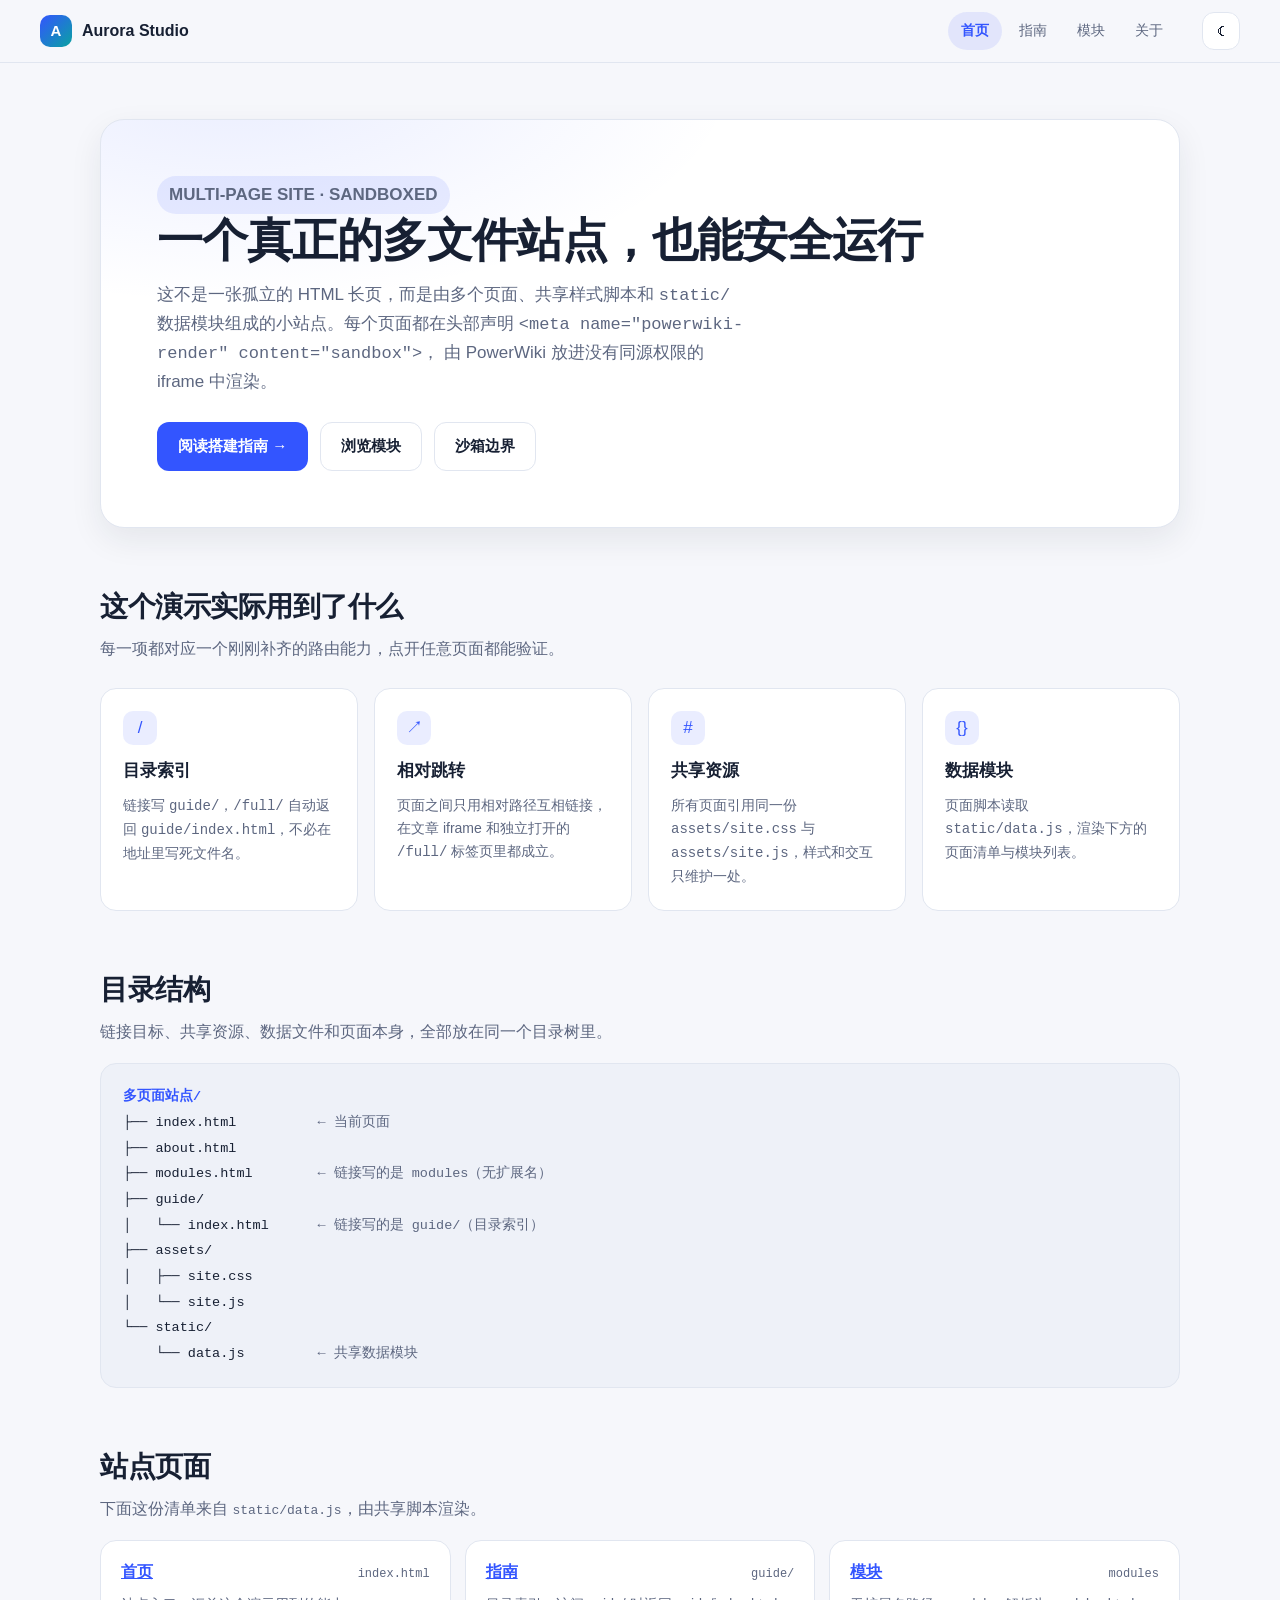
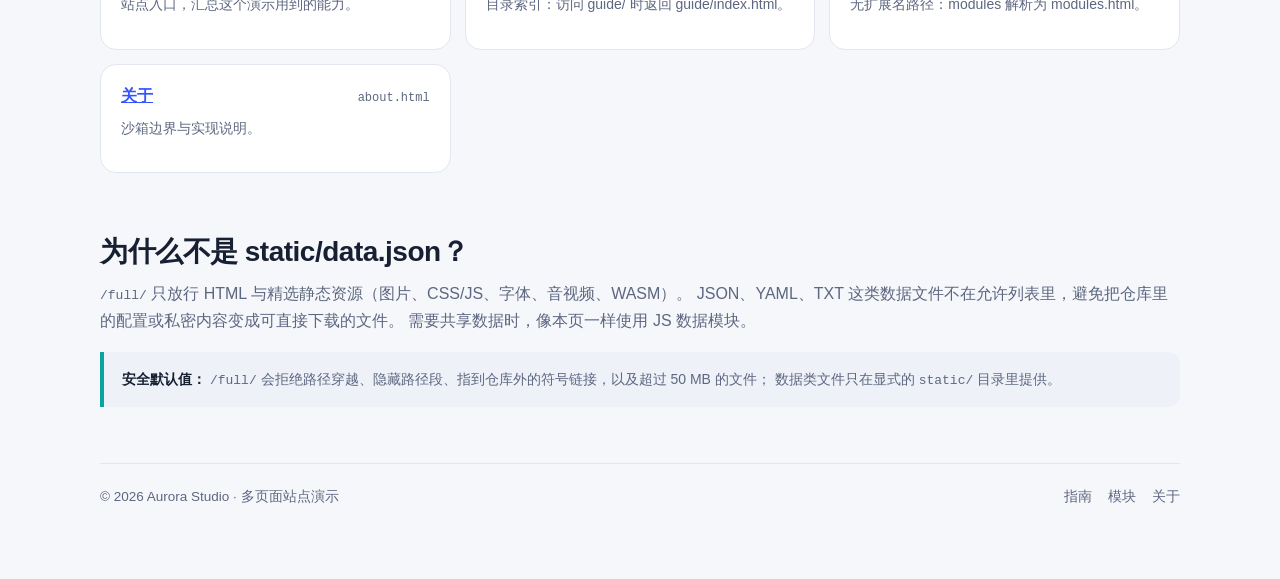
<file: 01-功能演示/HTML页面演示/多页面站点/index.html>
<!DOCTYPE html>
<html lang="zh-CN">
<head>
  <meta charset="utf-8">
  <meta name="viewport" content="width=device-width, initial-scale=1">
  <title>Aurora Studio · 多页面站点演示</title>
  <meta name="description" content="用一个多文件小站点演示 PowerWiki 的 /full/ 目录索引、页面间相对跳转、共享 CSS/JS 与 static/ 数据模块。">
  <meta name="powerwiki-render" content="sandbox">
  <link rel="icon" href="data:,">
  <link rel="stylesheet" href="assets/site.css">
</head>
<body>
  <a class="skip-link" href="#main">跳到正文</a>

  <header class="site-header">
    <a class="brand" href="index.html">
      <span class="brand-mark" aria-hidden="true">A</span>
      Aurora Studio
    </a>
    <nav class="site-nav" aria-label="站点导航">
      <a href="index.html" data-nav="home">首页</a>
      <a href="guide/" data-nav="guide">指南</a>
      <a href="modules" data-nav="modules">模块</a>
      <a href="about.html" data-nav="about">关于</a>
    </nav>
    <button class="theme-toggle" type="button" data-theme-toggle aria-pressed="false">☾</button>
  </header>

  <main id="main">
    <section class="hero">
      <p class="eyebrow">MULTI-PAGE SITE · SANDBOXED</p>
      <h1>一个真正的多文件站点，也能安全运行</h1>
      <p>
        这不是一张孤立的 HTML 长页，而是由多个页面、共享样式脚本和 <code>static/</code>
        数据模块组成的小站点。每个页面都在头部声明
        <code>&lt;meta name="powerwiki-render" content="sandbox"&gt;</code>，
        由 PowerWiki 放进没有同源权限的 iframe 中渲染。
      </p>
      <div class="hero-actions">
        <a class="button button-primary" href="guide/">阅读搭建指南 →</a>
        <a class="button" href="modules">浏览模块</a>
        <a class="button" href="about.html">沙箱边界</a>
      </div>
    </section>

    <section class="block" aria-labelledby="capabilities">
      <h2 id="capabilities">这个演示实际用到了什么</h2>
      <p class="lead">每一项都对应一个刚刚补齐的路由能力，点开任意页面都能验证。</p>
      <div class="grid">
        <article class="card">
          <span class="card-icon" aria-hidden="true">/</span>
          <h3>目录索引</h3>
          <p>链接写 <code>guide/</code>，<code>/full/</code> 自动返回 <code>guide/index.html</code>，不必在地址里写死文件名。</p>
        </article>
        <article class="card">
          <span class="card-icon" aria-hidden="true">↗</span>
          <h3>相对跳转</h3>
          <p>页面之间只用相对路径互相链接，在文章 iframe 和独立打开的 <code>/full/</code> 标签页里都成立。</p>
        </article>
        <article class="card">
          <span class="card-icon" aria-hidden="true">#</span>
          <h3>共享资源</h3>
          <p>所有页面引用同一份 <code>assets/site.css</code> 与 <code>assets/site.js</code>，样式和交互只维护一处。</p>
        </article>
        <article class="card">
          <span class="card-icon" aria-hidden="true">{}</span>
          <h3>数据模块</h3>
          <p>页面脚本读取 <code>static/data.js</code>，渲染下方的页面清单与模块列表。</p>
        </article>
      </div>
    </section>

    <section class="block" aria-labelledby="structure">
      <h2 id="structure">目录结构</h2>
      <p class="lead">链接目标、共享资源、数据文件和页面本身，全部放在同一个目录树里。</p>
      <pre class="tree"><span class="dir">多页面站点/</span>
├── index.html          <span class="note">← 当前页面</span>
├── about.html
├── modules.html        <span class="note">← 链接写的是 modules（无扩展名）</span>
├── guide/
│   └── index.html      <span class="note">← 链接写的是 guide/（目录索引）</span>
├── assets/
│   ├── site.css
│   └── site.js
└── static/
    └── data.js         <span class="note">← 共享数据模块</span></pre>
    </section>

    <section class="block" aria-labelledby="pages">
      <h2 id="pages">站点页面</h2>
      <p class="lead">下面这份清单来自 <code>static/data.js</code>，由共享脚本渲染。</p>
      <ul class="module-list list-reset" data-pages></ul>
    </section>

    <section class="block" aria-labelledby="data-note">
      <h2 id="data-note">为什么不是 static/data.json？</h2>
      <p class="lead">
        <code>/full/</code> 只放行 HTML 与精选静态资源（图片、CSS/JS、字体、音视频、WASM）。
        JSON、YAML、TXT 这类数据文件不在允许列表里，避免把仓库里的配置或私密内容变成可直接下载的文件。
        需要共享数据时，像本页一样使用 JS 数据模块。
      </p>
      <div class="callout">
        <strong>安全默认值：</strong>
        <code>/full/</code> 会拒绝路径穿越、隐藏路径段、指到仓库外的符号链接，以及超过 50&nbsp;MB 的文件；
        数据类文件只在显式的 <code>static/</code> 目录里提供。
      </div>
    </section>

    <footer class="site-footer">
      <span>© <span data-year>2026</span> Aurora Studio · 多页面站点演示</span>
      <nav aria-label="页脚导航">
        <a href="guide/">指南</a>
        <a href="modules">模块</a>
        <a href="about.html">关于</a>
      </nav>
    </footer>
  </main>

  <script src="static/data.js"></script>
  <script src="assets/site.js"></script>
</body>
</html>
</file>
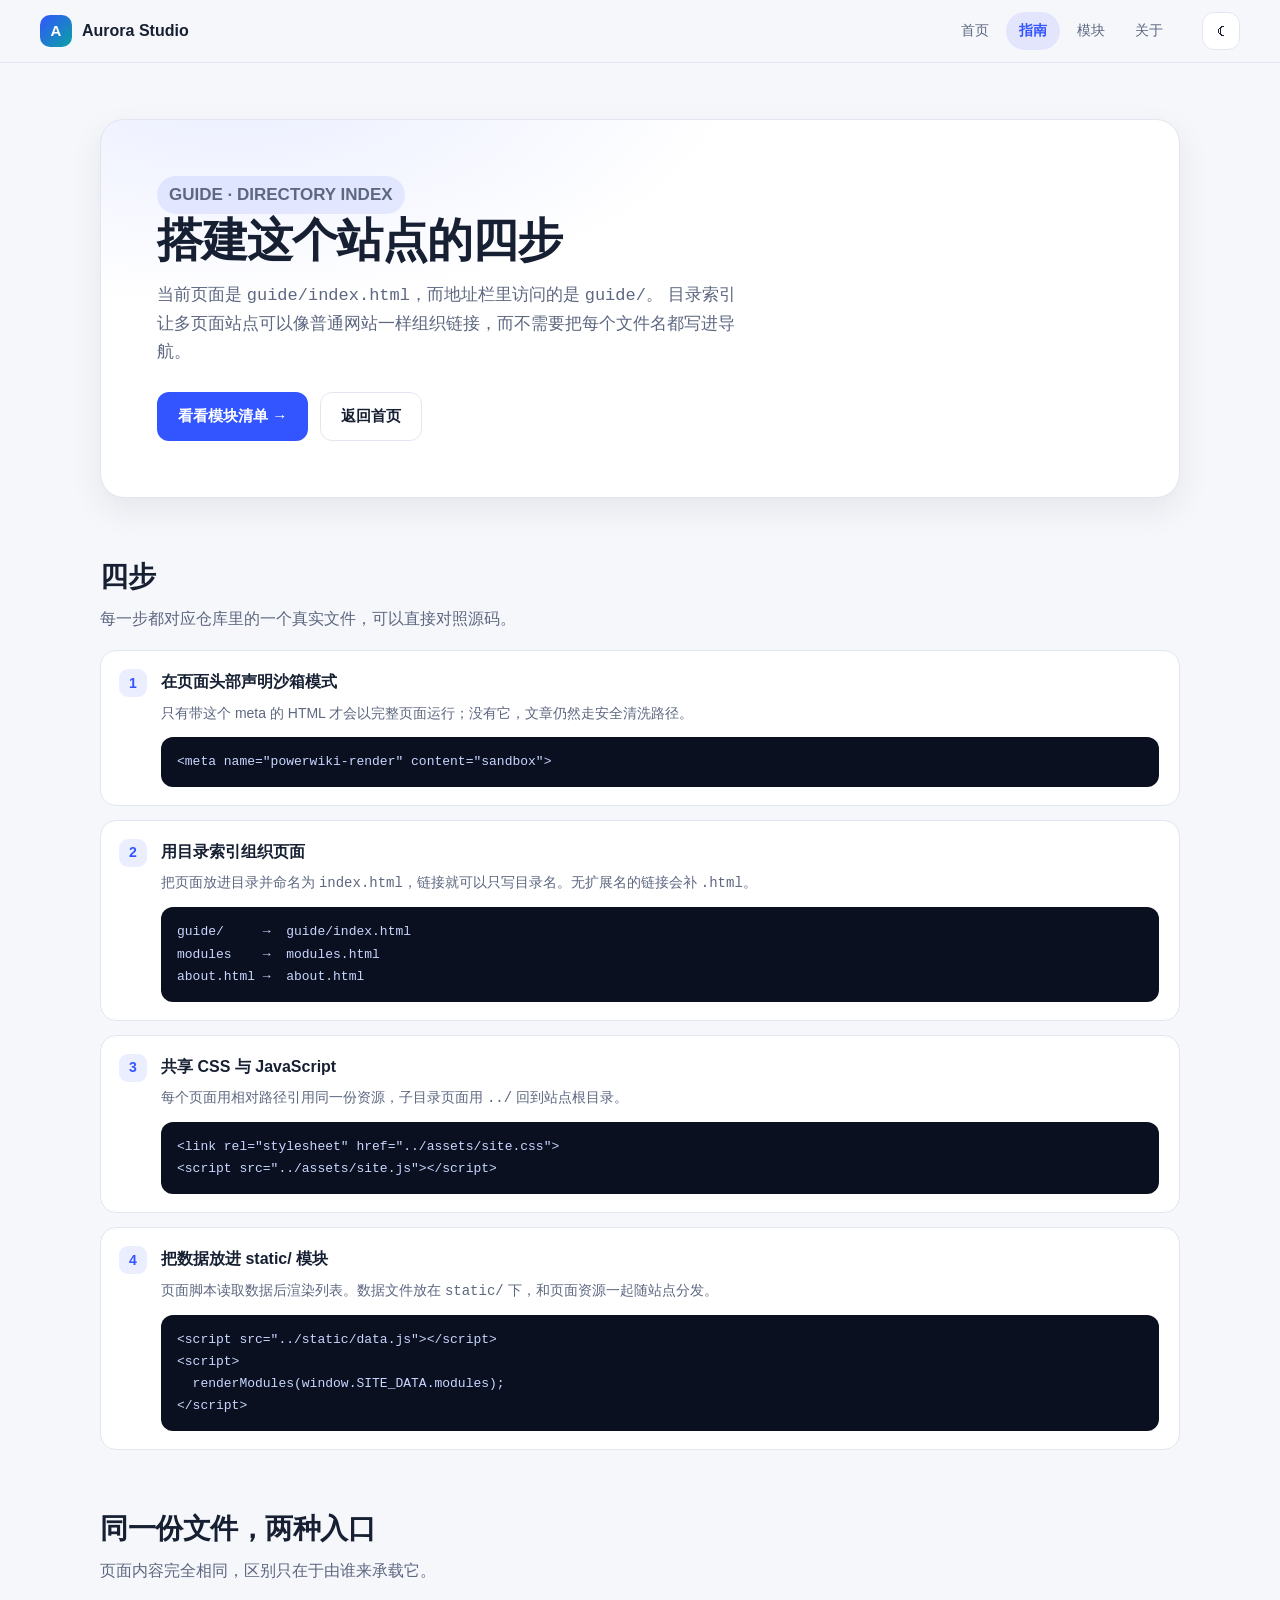
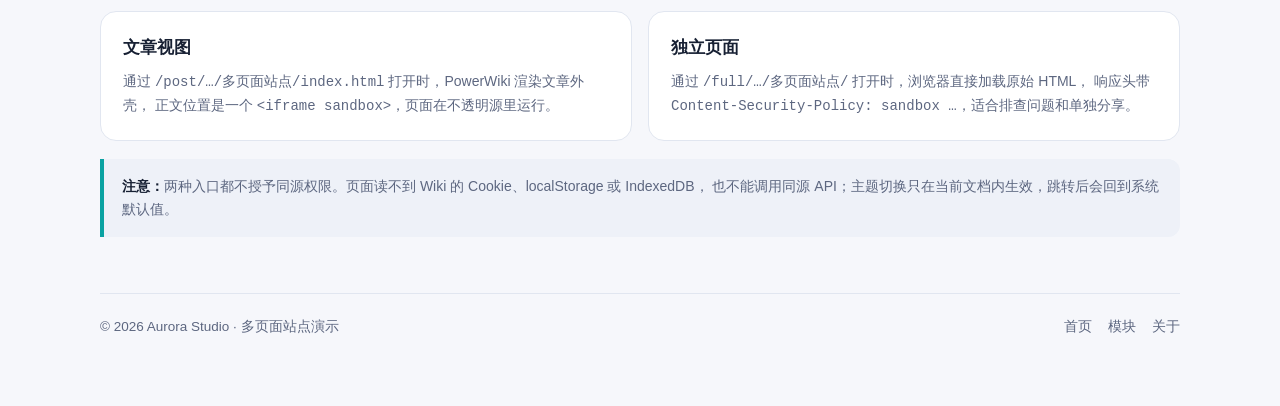
<file: 01-功能演示/HTML页面演示/多页面站点/guide/index.html>
<!DOCTYPE html>
<html lang="zh-CN">
<head>
  <meta charset="utf-8">
  <meta name="viewport" content="width=device-width, initial-scale=1">
  <title>搭建指南 · Aurora Studio</title>
  <meta name="description" content="四步说明：沙箱声明、目录索引、共享资源与 static/ 数据模块，如何组成一个可用的多页面站点。">
  <meta name="powerwiki-render" content="sandbox">
  <link rel="icon" href="data:,">
  <link rel="stylesheet" href="../assets/site.css">
</head>
<body>
  <a class="skip-link" href="#main">跳到正文</a>

  <header class="site-header">
    <a class="brand" href="../index.html">
      <span class="brand-mark" aria-hidden="true">A</span>
      Aurora Studio
    </a>
    <nav class="site-nav" aria-label="站点导航">
      <a href="../index.html" data-nav="home">首页</a>
      <a href="./" data-nav="guide">指南</a>
      <a href="../modules" data-nav="modules">模块</a>
      <a href="../about.html" data-nav="about">关于</a>
    </nav>
    <button class="theme-toggle" type="button" data-theme-toggle aria-pressed="false">☾</button>
  </header>

  <main id="main">
    <section class="hero">
      <p class="eyebrow">GUIDE · DIRECTORY INDEX</p>
      <h1>搭建这个站点的四步</h1>
      <p>
        当前页面是 <code>guide/index.html</code>，而地址栏里访问的是 <code>guide/</code>。
        目录索引让多页面站点可以像普通网站一样组织链接，而不需要把每个文件名都写进导航。
      </p>
      <div class="hero-actions">
        <a class="button button-primary" href="../modules">看看模块清单 →</a>
        <a class="button" href="../index.html">返回首页</a>
      </div>
    </section>

    <section class="block" aria-labelledby="steps">
      <h2 id="steps">四步</h2>
      <p class="lead">每一步都对应仓库里的一个真实文件，可以直接对照源码。</p>

      <ol class="steps">
        <li>
          <h3>在页面头部声明沙箱模式</h3>
          <p>只有带这个 meta 的 HTML 才会以完整页面运行；没有它，文章仍然走安全清洗路径。</p>
          <pre class="code">&lt;meta name="powerwiki-render" content="sandbox"&gt;</pre>
        </li>
        <li>
          <h3>用目录索引组织页面</h3>
          <p>把页面放进目录并命名为 <code>index.html</code>，链接就可以只写目录名。无扩展名的链接会补 <code>.html</code>。</p>
          <pre class="code">guide/     →  guide/index.html
modules    →  modules.html
about.html →  about.html</pre>
        </li>
        <li>
          <h3>共享 CSS 与 JavaScript</h3>
          <p>每个页面用相对路径引用同一份资源，子目录页面用 <code>../</code> 回到站点根目录。</p>
          <pre class="code">&lt;link rel="stylesheet" href="../assets/site.css"&gt;
&lt;script src="../assets/site.js"&gt;&lt;/script&gt;</pre>
        </li>
        <li>
          <h3>把数据放进 static/ 模块</h3>
          <p>页面脚本读取数据后渲染列表。数据文件放在 <code>static/</code> 下，和页面资源一起随站点分发。</p>
          <pre class="code">&lt;script src="../static/data.js"&gt;&lt;/script&gt;
&lt;script&gt;
  renderModules(window.SITE_DATA.modules);
&lt;/script&gt;</pre>
        </li>
      </ol>
    </section>

    <section class="block" aria-labelledby="entries">
      <h2 id="entries">同一份文件，两种入口</h2>
      <p class="lead">页面内容完全相同，区别只在于由谁来承载它。</p>
      <div class="grid">
        <article class="card">
          <h3>文章视图</h3>
          <p>
            通过 <code>/post/…/多页面站点/index.html</code> 打开时，PowerWiki 渲染文章外壳，
            正文位置是一个 <code>&lt;iframe sandbox&gt;</code>，页面在不透明源里运行。
          </p>
        </article>
        <article class="card">
          <h3>独立页面</h3>
          <p>
            通过 <code>/full/…/多页面站点/</code> 打开时，浏览器直接加载原始 HTML，
            响应头带 <code>Content-Security-Policy: sandbox …</code>，适合排查问题和单独分享。
          </p>
        </article>
      </div>
      <div class="callout">
        <strong>注意：</strong>两种入口都不授予同源权限。页面读不到 Wiki 的 Cookie、localStorage 或 IndexedDB，
        也不能调用同源 API；主题切换只在当前文档内生效，跳转后会回到系统默认值。
      </div>
    </section>

    <footer class="site-footer">
      <span>© <span data-year>2026</span> Aurora Studio · 多页面站点演示</span>
      <nav aria-label="页脚导航">
        <a href="../index.html">首页</a>
        <a href="../modules">模块</a>
        <a href="../about.html">关于</a>
      </nav>
    </footer>
  </main>

  <script src="../static/data.js"></script>
  <script src="../assets/site.js"></script>
</body>
</html>
</file>
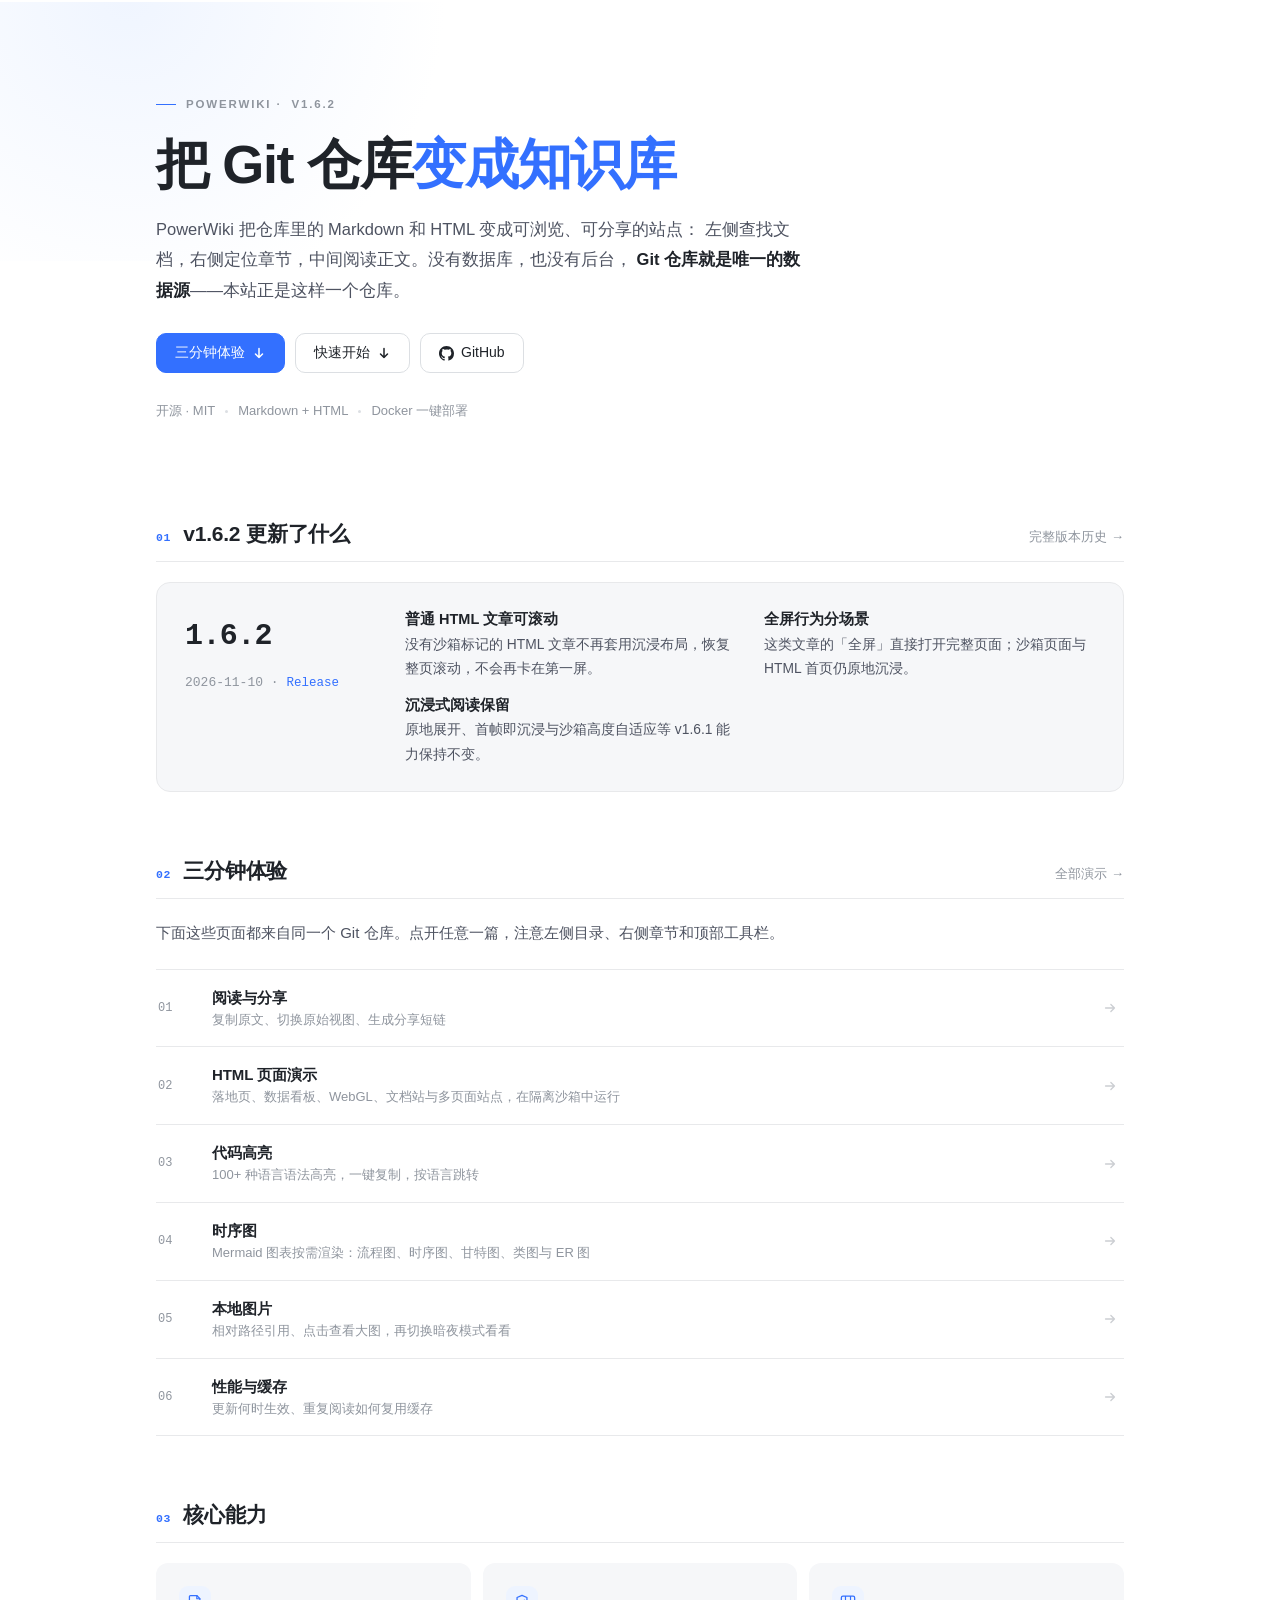
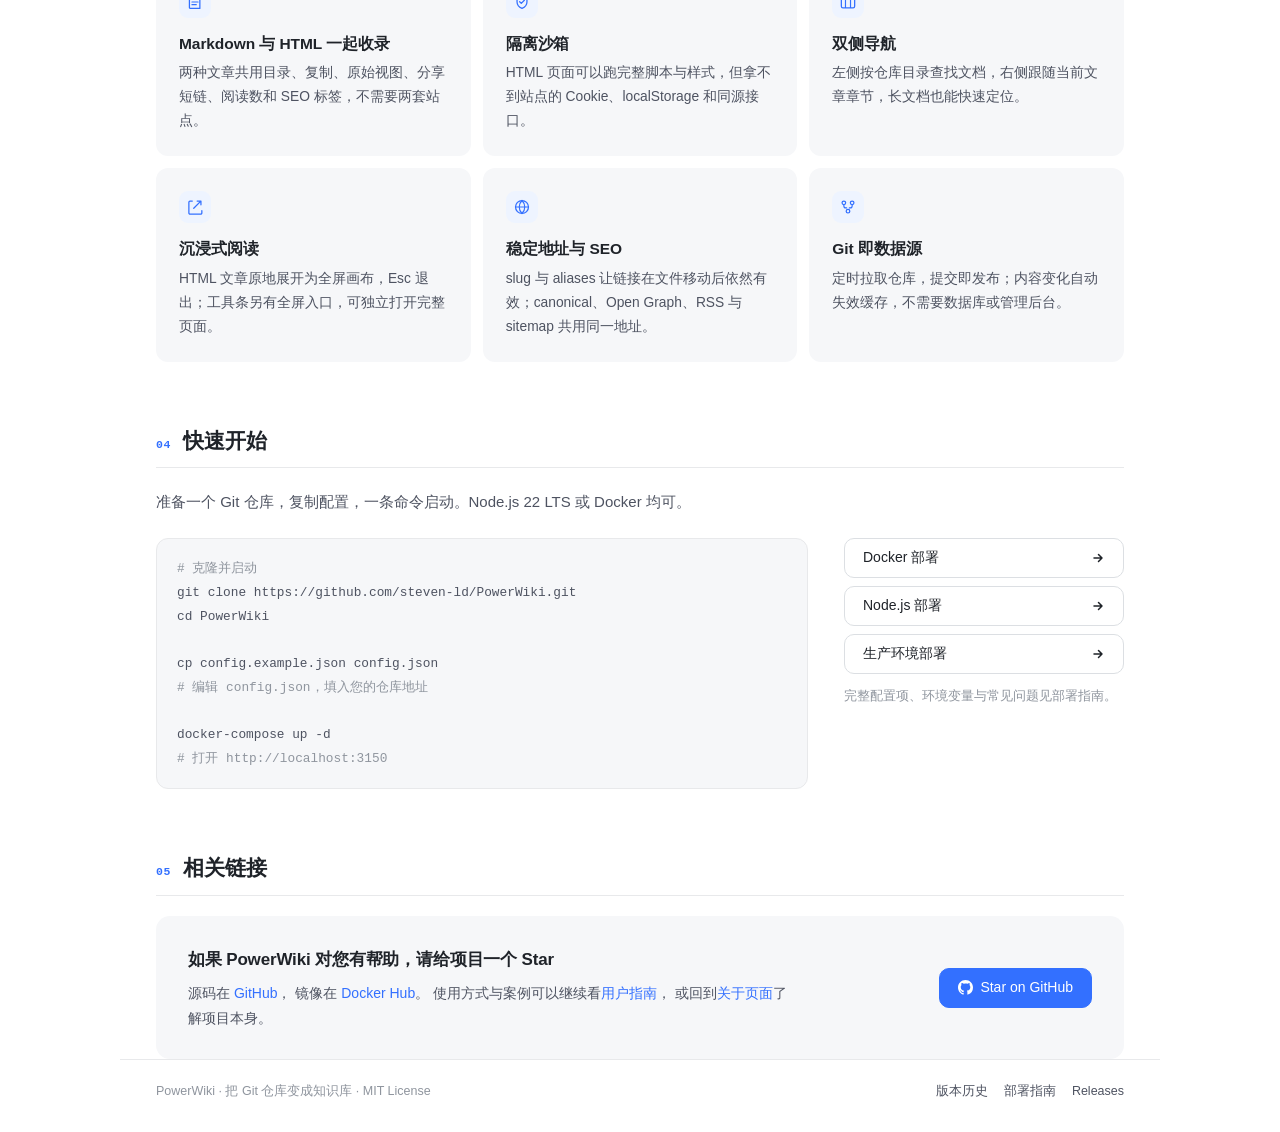
<file: README.html>
<!doctype html>
<html lang="zh-CN">
<head>
<meta charset="utf-8">
<meta name="viewport" content="width=device-width, initial-scale=1">
<meta name="powerwiki-render" content="sandbox">
<meta name="color-scheme" content="light dark">
<title>PowerWiki · 把 Git 仓库变成知识库</title>
<meta name="description" content="PowerWiki 把 Git 仓库里的 Markdown 与 HTML 变成可浏览、可分享的知识库：双侧导航、隔离沙箱、稳定地址与 SEO、沉浸式阅读。本站即演示。">
<meta name="keywords" content="PowerWiki,Git 知识库,Markdown,HTML,静态站点,文档站点,Docker 部署">
<script>
  (function () {
    try {
      var dark = window.matchMedia && window.matchMedia('(prefers-color-scheme: dark)').matches;
      document.documentElement.setAttribute('data-theme', dark ? 'dark' : 'light');
    } catch (e) {
      document.documentElement.setAttribute('data-theme', 'light');
    }
    // 只有支持观察器且不排斥动画时才隐藏待入场元素；脚本失效时内容依然可见
    try {
      var calm = window.matchMedia && window.matchMedia('(prefers-reduced-motion: reduce)').matches;
      if ('IntersectionObserver' in window && !calm) {
        document.documentElement.classList.add('reveal-ready');
      }
    } catch (e) {}
  })();
</script>
<style>
  :root {
    /* 与 Wiki 站点同一套底色，沙箱页面嵌进去不留色块边界 */
    --bg: #ffffff;
    --tile: #f6f7f9;
    --tile-hover: #f0f2f5;
    --ink: #1f2329;
    --ink-2: #4e5361;
    --ink-3: #8f959e;
    --line: #e8e9eb;
    --line-2: #dcdfe3;
    --accent: #3370ff;
    --accent-2: #6a9bff;
    --accent-soft: #eef4ff;
    --accent-line: rgba(51, 112, 255, .4);
    --radius: 12px;
    --ease: cubic-bezier(.2, .75, .25, 1);
    --mono: "SF Mono", ui-monospace, Menlo, Consolas, "Liberation Mono", monospace;
  }

  html[data-theme="dark"] {
    --bg: #0a0a0a;
    --tile: #141414;
    --tile-hover: #191919;
    --ink: #e8eaed;
    --ink-2: #b0b4bb;
    --ink-3: #8f959e;
    --line: #232323;
    --line-2: #2e2e2e;
    --accent: #5a8fff;
    --accent-2: #8fb6ff;
    --accent-soft: rgba(51, 112, 255, .14);
    --accent-line: rgba(90, 143, 255, .45);
  }

  * { box-sizing: border-box; }

  html {
    -webkit-text-size-adjust: 100%;
    scroll-behavior: smooth;
    /* 外层沉浸容器已经在滚动，页面内部再出现一条滚动条会重复；保留滚动行为，只隐藏轨道 */
    scrollbar-width: none;
    -ms-overflow-style: none;
  }
  html::-webkit-scrollbar { width: 0; height: 0; }

  body {
    margin: 0;
    background: var(--bg);
    color: var(--ink);
    font-family: -apple-system, BlinkMacSystemFont, "Segoe UI", "PingFang SC",
                 "Hiragino Sans GB", "Microsoft YaHei", "Source Han Sans SC", sans-serif;
    font-size: 15.5px;
    line-height: 1.85;
    font-feature-settings: "tnum" 1;
    -webkit-font-smoothing: antialiased;
    -moz-osx-font-smoothing: grayscale;
  }

  ::selection { background: var(--accent-soft); color: var(--ink); }

  a { color: var(--accent); text-decoration: none; }

  .wrap {
    width: 100%;
    max-width: 1040px;
    margin: 0 auto;
    /* 只控制左右留白；纵向节奏交给各区块自己，避免覆盖 section 的间距 */
    padding-left: clamp(20px, 4vw, 36px);
    padding-right: clamp(20px, 4vw, 36px);
  }

  /* ---------- 阅读进度 ---------- */
  .progress {
    position: sticky;
    top: 0;
    z-index: 40;
    height: 2px;
    background: transparent;
  }
  .progress span {
    display: block;
    width: 0;
    height: 100%;
    background: var(--accent);
    transition: width .08s linear;
  }

  /* ---------- 首屏 ---------- */
  .hero {
    position: relative;
    overflow: hidden;
    padding: clamp(48px, 7vw, 84px) 0 clamp(20px, 3vw, 32px);
  }
  .hero::before {
    content: "";
    position: absolute;
    inset: -40% auto auto -10%;
    width: min(640px, 80vw);
    height: min(440px, 60vw);
    background: radial-gradient(circle at 40% 40%, var(--accent-soft), transparent 68%);
    opacity: .9;
    pointer-events: none;
  }
  html[data-theme="dark"] .hero::before { opacity: .45; }

  .hero .wrap { position: relative; z-index: 1; }

  .eyebrow {
    display: inline-flex;
    align-items: center;
    gap: 10px;
    margin: 0 0 18px;
    font-size: 11.5px;
    font-weight: 600;
    letter-spacing: .16em;
    text-transform: uppercase;
    color: var(--ink-3);
  }
  .eyebrow::before {
    content: "";
    width: 20px;
    height: 1px;
    background: var(--accent);
  }
  .eyebrow a { color: var(--ink-3); transition: color .2s; }
  .eyebrow a:hover { color: var(--accent); }

  h1 {
    max-width: 17em;
    margin: 0 0 18px;
    font-size: clamp(34px, 5.6vw, 54px);
    font-weight: 700;
    line-height: 1.16;
    letter-spacing: -.025em;
    text-wrap: balance;
  }
  h1 .accent { color: var(--accent); }

  .deck {
    max-width: 660px;
    margin: 0 0 28px;
    font-size: 16.5px;
    line-height: 1.85;
    color: var(--ink-2);
  }
  .deck strong { color: var(--ink); font-weight: 600; }

  .hero-actions {
    display: flex;
    flex-wrap: wrap;
    gap: 10px;
    margin-bottom: 26px;
  }

  .btn {
    display: inline-flex;
    align-items: center;
    gap: 7px;
    height: 40px;
    padding: 0 18px;
    border: 1px solid var(--line-2);
    border-radius: 10px;
    background: transparent;
    color: var(--ink);
    font-size: 14px;
    font-weight: 500;
    transition: border-color .2s, background-color .2s, color .2s;
  }
  .btn svg { transition: transform .2s var(--ease); }
  .btn:hover {
    border-color: var(--accent-line);
    background: var(--accent-soft);
    color: var(--accent);
  }
  .btn:hover svg { transform: translateY(2px); }
  .btn-primary {
    background: var(--accent);
    border-color: var(--accent);
    color: #fff;
  }
  .btn-primary:hover {
    background: #245bdb;
    border-color: #245bdb;
    color: #fff;
  }
  html[data-theme="dark"] .btn-primary:hover {
    background: #4a7ef0;
    border-color: #4a7ef0;
  }

  .hero-meta {
    display: flex;
    flex-wrap: wrap;
    align-items: center;
    gap: 0;
    margin: 0;
    padding: 0;
    list-style: none;
    font-size: 13px;
    color: var(--ink-3);
  }
  .hero-meta li { display: inline-flex; align-items: center; }
  .hero-meta li + li::before {
    content: "";
    width: 3px;
    height: 3px;
    margin: 0 10px;
    border-radius: 50%;
    background: var(--line-2);
  }

  /* ---------- 分节 ---------- */
  section { padding: clamp(40px, 5.5vw, 64px) 0 0; }

  .sec-head {
    display: flex;
    align-items: baseline;
    gap: 12px;
    margin: 0 0 20px;
    padding-bottom: 12px;
    border-bottom: 1px solid var(--line);
  }
  .sec-head .idx {
    font-family: var(--mono);
    font-size: 11.5px;
    font-weight: 600;
    letter-spacing: .06em;
    color: var(--accent);
  }
  .sec-head h2 {
    margin: 0;
    font-size: clamp(19px, 2.2vw, 21px);
    font-weight: 600;
    letter-spacing: -.01em;
    line-height: 1.4;
  }
  .sec-head .more {
    margin-left: auto;
    font-size: 13px;
    color: var(--ink-3);
    transition: color .2s;
  }
  .sec-head .more:hover { color: var(--accent); }

  .lead {
    max-width: 700px;
    margin: 0 0 22px;
    font-size: 15px;
    color: var(--ink-2);
  }

  /* ---------- 更新卡片 ---------- */
  .release {
    display: grid;
    grid-template-columns: 180px minmax(0, 1fr);
    gap: clamp(18px, 4vw, 40px);
    padding: 24px clamp(20px, 3vw, 28px);
    border: 1px solid var(--line);
    border-radius: 14px;
    background: var(--tile);
  }
  .release .ver {
    font-family: var(--mono);
    font-size: 13px;
    color: var(--ink-3);
  }
  .release .ver strong {
    display: block;
    margin: 2px 0 6px;
    font-family: inherit;
    font-size: 30px;
    font-weight: 700;
    letter-spacing: -.02em;
    color: var(--ink);
  }
  .release .ver a { font-size: 12.5px; }
  .release ul {
    margin: 0;
    padding: 0;
    list-style: none;
    display: grid;
    grid-template-columns: repeat(2, minmax(0, 1fr));
    gap: 12px 28px;
  }
  .release li {
    font-size: 13.8px;
    line-height: 1.75;
    color: var(--ink-2);
  }
  .release li b {
    display: block;
    font-size: 14.5px;
    font-weight: 600;
    color: var(--ink);
  }

  /* ---------- 重点演示 ---------- */
  .picks {
    margin: 0;
    padding: 0;
    list-style: none;
    border-top: 1px solid var(--line);
  }
  .picks li { border-bottom: 1px solid var(--line); }

  .pick {
    display: grid;
    grid-template-columns: 40px minmax(0, 1fr) 20px;
    align-items: center;
    gap: 14px;
    padding: 16px 2px;
    color: inherit;
    transition: padding-left .22s var(--ease);
  }
  .pick:hover { padding-left: 10px; }

  .pick .no {
    font-family: var(--mono);
    font-size: 12px;
    color: var(--ink-3);
    transition: color .2s;
  }
  .pick:hover .no { color: var(--accent); }

  .pick .body { min-width: 0; }
  .pick .t {
    display: block;
    font-size: 15px;
    font-weight: 600;
    letter-spacing: -.005em;
    line-height: 1.6;
    transition: color .2s;
  }
  .pick:hover .t { color: var(--accent); }
  .pick .d {
    display: block;
    font-size: 13px;
    color: var(--ink-3);
    line-height: 1.6;
  }

  .pick .arrow {
    display: flex;
    color: var(--ink-3);
    opacity: .45;
    transition: opacity .2s, color .2s, transform .22s var(--ease);
  }
  .pick:hover .arrow {
    opacity: 1;
    color: var(--accent);
    transform: translateX(2px);
  }

  /* ---------- 能力卡片 ---------- */
  .cards {
    display: grid;
    grid-template-columns: repeat(3, minmax(0, 1fr));
    gap: 12px;
  }

  .card {
    padding: 22px;
    border: 1px solid transparent;
    border-radius: var(--radius);
    background: var(--tile);
    transition: background-color .2s, border-color .2s;
  }
  .card:hover {
    background: var(--tile-hover);
    border-color: var(--line);
  }

  .icon {
    display: flex;
    align-items: center;
    justify-content: center;
    width: 32px;
    height: 32px;
    margin-bottom: 14px;
    border-radius: 9px;
    background: var(--accent-soft);
    color: var(--accent);
  }

  .card h3 {
    margin: 0 0 6px;
    font-size: 15.5px;
    font-weight: 600;
    letter-spacing: -.005em;
    line-height: 1.5;
  }
  .card p {
    margin: 0;
    font-size: 13.8px;
    line-height: 1.75;
    color: var(--ink-2);
  }

  /* ---------- 快速开始 ---------- */
  .start {
    display: grid;
    grid-template-columns: minmax(0, 1fr) 280px;
    gap: clamp(18px, 4vw, 36px);
    align-items: start;
  }

  .code {
    position: relative;
    margin: 0;
    padding: 18px 20px;
    border: 1px solid var(--line);
    border-radius: var(--radius);
    background: var(--tile);
    overflow-x: auto;
    font-family: var(--mono);
    font-size: 12.8px;
    line-height: 1.85;
    color: var(--ink-2);
    -webkit-overflow-scrolling: touch;
  }
  .code .c { color: var(--ink-3); }

  .start-links {
    display: flex;
    flex-direction: column;
    gap: 8px;
  }
  .start-links .btn { width: 100%; justify-content: space-between; }
  .start-links .btn:hover svg { transform: translateX(2px); }
  .start-links .note {
    margin: 4px 0 0;
    font-size: 12.5px;
    line-height: 1.7;
    color: var(--ink-3);
  }

  /* ---------- 相关链接 ---------- */
  .cta {
    display: flex;
    flex-wrap: wrap;
    align-items: center;
    justify-content: space-between;
    gap: 20px;
    margin-top: 4px;
    padding: 28px clamp(22px, 4vw, 32px);
    border-radius: 14px;
    background: var(--tile);
  }
  .cta h3 {
    margin: 0 0 6px;
    font-size: 17px;
    font-weight: 600;
    letter-spacing: -.01em;
  }
  .cta p {
    max-width: 600px;
    margin: 0;
    font-size: 14px;
    line-height: 1.8;
    color: var(--ink-2);
  }
  .cta p a { color: var(--accent); }

  /* ---------- 页脚 ---------- */
  footer {
    display: flex;
    flex-wrap: wrap;
    align-items: center;
    justify-content: space-between;
    gap: 8px 20px;
    margin-top: clamp(44px, 6vw, 72px);
    padding: 20px 0 28px;
    border-top: 1px solid var(--line);
    font-size: 12.5px;
    color: var(--ink-3);
  }
  footer a { color: var(--ink-2); transition: color .2s; }
  footer a:hover { color: var(--accent); }
  footer .links { display: flex; flex-wrap: wrap; gap: 16px; }

  /* ---------- 动效 ---------- */
  .reveal-ready [data-reveal] {
    opacity: 0;
    transform: translateY(14px);
    transition: opacity .6s ease, transform .6s var(--ease);
    transition-delay: calc(var(--i, 0) * 55ms);
  }
  .reveal-ready [data-reveal].is-in {
    opacity: 1;
    transform: none;
  }

  @media (prefers-reduced-motion: reduce) {
    html { scroll-behavior: auto; }
    *, *::before, *::after {
      animation-duration: .001ms !important;
      animation-iteration-count: 1 !important;
      transition-duration: .001ms !important;
    }
    .reveal-ready [data-reveal] { opacity: 1; transform: none; }
  }

  @media (max-width: 900px) {
    .cards { grid-template-columns: repeat(2, minmax(0, 1fr)); }
    .start { grid-template-columns: 1fr; }
    .start-links { flex-direction: row; flex-wrap: wrap; }
    .start-links .btn { width: auto; }
    .start-links .note { width: 100%; }
  }

  @media (max-width: 680px) {
    .release { grid-template-columns: 1fr; }
    .release ul { grid-template-columns: 1fr; }
    .cards { grid-template-columns: 1fr; }
  }

  @media (max-width: 640px) {
    .hero { padding-top: 36px; }
    .pick { grid-template-columns: 30px minmax(0, 1fr) 18px; gap: 12px; }
    .pick:hover { padding-left: 2px; }
    .cta { align-items: flex-start; }
    footer { flex-direction: column; align-items: flex-start; }
  }
</style>
</head>
<body>

<div class="progress" aria-hidden="true"><span id="progressBar"></span></div>

<header class="hero">
  <div class="wrap">
    <p class="eyebrow" data-reveal style="--i:0">
      PowerWiki ·
      <a href="https://github.com/steven-ld/PowerWiki/releases/tag/v1.6.2" target="_blank" rel="noopener noreferrer">v1.6.2</a>
    </p>
    <h1 data-reveal style="--i:1">把 Git 仓库<span class="accent">变成知识库</span></h1>
    <p class="deck" data-reveal style="--i:2">
      PowerWiki 把仓库里的 Markdown 和 HTML 变成可浏览、可分享的站点：
      左侧查找文档，右侧定位章节，中间阅读正文。没有数据库，也没有后台，
      <strong>Git 仓库就是唯一的数据源</strong>——本站正是这样一个仓库。
    </p>
    <div class="hero-actions" data-reveal style="--i:3">
      <a class="btn btn-primary" href="#demo">
        三分钟体验
        <svg width="14" height="14" viewBox="0 0 14 14" fill="none" aria-hidden="true">
          <path d="M7 2.5v9M3.5 8 7 11.5 10.5 8" stroke="currentColor" stroke-width="1.5" stroke-linecap="round" stroke-linejoin="round"/>
        </svg>
      </a>
      <a class="btn" href="#start">
        快速开始
        <svg width="14" height="14" viewBox="0 0 14 14" fill="none" aria-hidden="true">
          <path d="M7 2.5v9M3.5 8 7 11.5 10.5 8" stroke="currentColor" stroke-width="1.5" stroke-linecap="round" stroke-linejoin="round"/>
        </svg>
      </a>
      <a class="btn" href="https://github.com/steven-ld/PowerWiki" target="_blank" rel="noopener noreferrer">
        <svg width="15" height="15" viewBox="0 0 16 16" fill="currentColor" aria-hidden="true">
          <path d="M8 0C3.58 0 0 3.58 0 8c0 3.54 2.29 6.53 5.47 7.59.4.07.55-.17.55-.38 0-.19-.01-.82-.01-1.49-2.01.37-2.53-.49-2.69-.94-.09-.23-.48-.94-.82-1.13-.28-.15-.68-.52-.01-.53.63-.01 1.08.58 1.23.82.72 1.21 1.87.87 2.33.66.07-.52.28-.87.51-1.07-1.78-.2-3.64-.89-3.64-3.95 0-.87.31-1.59.82-2.15-.08-.2-.36-1.02.08-2.12 0 0 .67-.21 2.2.82a7.4 7.4 0 0 1 2-.27c.68 0 1.36.09 2 .27 1.53-1.04 2.2-.82 2.2-.82.44 1.1.16 1.92.08 2.12.51.56.82 1.27.82 2.15 0 3.07-1.87 3.75-3.65 3.95.29.25.54.73.54 1.48 0 1.07-.01 1.93-.01 2.2 0 .21.15.46.55.38A8.01 8.01 0 0 0 16 8c0-4.42-3.58-8-8-8Z"/>
        </svg>
        GitHub
      </a>
    </div>
    <ul class="hero-meta" data-reveal style="--i:4">
      <li>开源 · MIT</li>
      <li>Markdown + HTML</li>
      <li>Docker 一键部署</li>
    </ul>
  </div>
</header>

<main>
  <section class="wrap" id="release">
    <div class="sec-head" data-reveal>
      <span class="idx">01</span>
      <h2>v1.6.2 更新了什么</h2>
      <a class="more" href="/post/版本历史.md" target="_top">完整版本历史 →</a>
    </div>
    <div class="release" data-reveal style="--i:1">
      <div class="ver">
        <strong>1.6.2</strong>
        2026-11-10 ·
        <a href="https://github.com/steven-ld/PowerWiki/releases/tag/v1.6.2" target="_blank" rel="noopener noreferrer">Release</a>
      </div>
      <ul>
        <li>
          <b>普通 HTML 文章可滚动</b>
          没有沙箱标记的 HTML 文章不再套用沉浸布局，恢复整页滚动，不会再卡在第一屏。
        </li>
        <li>
          <b>全屏行为分场景</b>
          这类文章的「全屏」直接打开完整页面；沙箱页面与 HTML 首页仍原地沉浸。
        </li>
        <li>
          <b>沉浸式阅读保留</b>
          原地展开、首帧即沉浸与沙箱高度自适应等 v1.6.1 能力保持不变。
        </li>
      </ul>
    </div>
  </section>

  <section class="wrap" id="demo">
    <div class="sec-head" data-reveal>
      <span class="idx">02</span>
      <h2>三分钟体验</h2>
      <a class="more" href="/post/01-功能演示/README.md" target="_top">全部演示 →</a>
    </div>
    <p class="lead" data-reveal style="--i:1">
      下面这些页面都来自同一个 Git 仓库。点开任意一篇，注意左侧目录、右侧章节和顶部工具栏。
    </p>
    <ol class="picks">
      <li data-reveal style="--i:0">
        <a class="pick" href="/post/01-功能演示/阅读与分享.md" target="_top">
          <span class="no">01</span>
          <span class="body">
            <span class="t">阅读与分享</span>
            <span class="d">复制原文、切换原始视图、生成分享短链</span>
          </span>
          <span class="arrow">
            <svg width="16" height="16" viewBox="0 0 18 18" fill="none" aria-hidden="true">
              <path d="M4 9h10M10 5l4 4-4 4" stroke="currentColor" stroke-width="1.5" stroke-linecap="round" stroke-linejoin="round"/>
            </svg>
          </span>
        </a>
      </li>
      <li data-reveal style="--i:1">
        <a class="pick" href="/post/01-功能演示/HTML页面演示/README.md" target="_top">
          <span class="no">02</span>
          <span class="body">
            <span class="t">HTML 页面演示</span>
            <span class="d">落地页、数据看板、WebGL、文档站与多页面站点，在隔离沙箱中运行</span>
          </span>
          <span class="arrow">
            <svg width="16" height="16" viewBox="0 0 18 18" fill="none" aria-hidden="true">
              <path d="M4 9h10M10 5l4 4-4 4" stroke="currentColor" stroke-width="1.5" stroke-linecap="round" stroke-linejoin="round"/>
            </svg>
          </span>
        </a>
      </li>
      <li data-reveal style="--i:2">
        <a class="pick" href="/post/01-功能演示/代码高亮演示.md" target="_top">
          <span class="no">03</span>
          <span class="body">
            <span class="t">代码高亮</span>
            <span class="d">100+ 种语言语法高亮，一键复制，按语言跳转</span>
          </span>
          <span class="arrow">
            <svg width="16" height="16" viewBox="0 0 18 18" fill="none" aria-hidden="true">
              <path d="M4 9h10M10 5l4 4-4 4" stroke="currentColor" stroke-width="1.5" stroke-linecap="round" stroke-linejoin="round"/>
            </svg>
          </span>
        </a>
      </li>
      <li data-reveal style="--i:3">
        <a class="pick" href="/post/01-功能演示/图表演示/时序图演示.md" target="_top">
          <span class="no">04</span>
          <span class="body">
            <span class="t">时序图</span>
            <span class="d">Mermaid 图表按需渲染：流程图、时序图、甘特图、类图与 ER 图</span>
          </span>
          <span class="arrow">
            <svg width="16" height="16" viewBox="0 0 18 18" fill="none" aria-hidden="true">
              <path d="M4 9h10M10 5l4 4-4 4" stroke="currentColor" stroke-width="1.5" stroke-linecap="round" stroke-linejoin="round"/>
            </svg>
          </span>
        </a>
      </li>
      <li data-reveal style="--i:4">
        <a class="pick" href="/post/01-功能演示/本地图片演示.md" target="_top">
          <span class="no">05</span>
          <span class="body">
            <span class="t">本地图片</span>
            <span class="d">相对路径引用、点击查看大图，再切换暗夜模式看看</span>
          </span>
          <span class="arrow">
            <svg width="16" height="16" viewBox="0 0 18 18" fill="none" aria-hidden="true">
              <path d="M4 9h10M10 5l4 4-4 4" stroke="currentColor" stroke-width="1.5" stroke-linecap="round" stroke-linejoin="round"/>
            </svg>
          </span>
        </a>
      </li>
      <li data-reveal style="--i:5">
        <a class="pick" href="/post/02-核心功能/性能与缓存.md" target="_top">
          <span class="no">06</span>
          <span class="body">
            <span class="t">性能与缓存</span>
            <span class="d">更新何时生效、重复阅读如何复用缓存</span>
          </span>
          <span class="arrow">
            <svg width="16" height="16" viewBox="0 0 18 18" fill="none" aria-hidden="true">
              <path d="M4 9h10M10 5l4 4-4 4" stroke="currentColor" stroke-width="1.5" stroke-linecap="round" stroke-linejoin="round"/>
            </svg>
          </span>
        </a>
      </li>
    </ol>
  </section>

  <section class="wrap" id="features">
    <div class="sec-head" data-reveal>
      <span class="idx">03</span>
      <h2>核心能力</h2>
    </div>
    <div class="cards">
      <article class="card" data-reveal style="--i:0">
        <div class="icon">
          <svg width="18" height="18" viewBox="0 0 20 20" fill="none" aria-hidden="true">
            <path d="M5 2.8h7l3.4 3.4v11H5a1.2 1.2 0 0 1-1.2-1.2V4a1.2 1.2 0 0 1 1.2-1.2Z" stroke="currentColor" stroke-width="1.4" stroke-linejoin="round"/>
            <path d="M12 2.8v3.6h3.4M6.6 10h6.8M6.6 13h4.8" stroke="currentColor" stroke-width="1.3" stroke-linecap="round" stroke-linejoin="round"/>
          </svg>
        </div>
        <h3>Markdown 与 HTML 一起收录</h3>
        <p>两种文章共用目录、复制、原始视图、分享短链、阅读数和 SEO 标签，不需要两套站点。</p>
      </article>
      <article class="card" data-reveal style="--i:1">
        <div class="icon">
          <svg width="18" height="18" viewBox="0 0 20 20" fill="none" aria-hidden="true">
            <path d="M10 2.6 15.5 5v5c0 3.2-2.2 5.7-5.5 7-3.3-1.3-5.5-3.8-5.5-7V5L10 2.6Z" stroke="currentColor" stroke-width="1.4" stroke-linejoin="round"/>
            <path d="m7.4 9.7 1.8 1.8 3.4-3.4" stroke="currentColor" stroke-width="1.4" stroke-linecap="round" stroke-linejoin="round"/>
          </svg>
        </div>
        <h3>隔离沙箱</h3>
        <p>HTML 页面可以跑完整脚本与样式，但拿不到站点的 Cookie、localStorage 和同源接口。</p>
      </article>
      <article class="card" data-reveal style="--i:2">
        <div class="icon">
          <svg width="18" height="18" viewBox="0 0 20 20" fill="none" aria-hidden="true">
            <rect x="2.6" y="3.4" width="14.8" height="13.2" rx="1.8" stroke="currentColor" stroke-width="1.4"/>
            <path d="M7.2 3.4v13.2M12.8 3.4v13.2" stroke="currentColor" stroke-width="1.3"/>
          </svg>
        </div>
        <h3>双侧导航</h3>
        <p>左侧按仓库目录查找文档，右侧跟随当前文章章节，长文档也能快速定位。</p>
      </article>
      <article class="card" data-reveal style="--i:3">
        <div class="icon">
          <svg width="18" height="18" viewBox="0 0 20 20" fill="none" aria-hidden="true">
            <path d="M7 3.4H4.4a1.2 1.2 0 0 0-1.2 1.2v12a1.2 1.2 0 0 0 1.2 1.2h12a1.2 1.2 0 0 0 1.2-1.2v-2.6M12.4 3.4h4.2v4.2M8.6 11.4l7.6-7.6" stroke="currentColor" stroke-width="1.4" stroke-linecap="round" stroke-linejoin="round"/>
          </svg>
        </div>
        <h3>沉浸式阅读</h3>
        <p>HTML 文章原地展开为全屏画布，Esc 退出；工具条另有全屏入口，可独立打开完整页面。</p>
      </article>
      <article class="card" data-reveal style="--i:4">
        <div class="icon">
          <svg width="18" height="18" viewBox="0 0 20 20" fill="none" aria-hidden="true">
            <circle cx="10" cy="10" r="7.2" stroke="currentColor" stroke-width="1.4"/>
            <path d="M2.8 10h14.4M10 2.8c2 2 3.1 4.6 3.1 7.2S12 15.2 10 17.2C8 15.2 6.9 12.6 6.9 10S8 4.8 10 2.8Z" stroke="currentColor" stroke-width="1.3"/>
          </svg>
        </div>
        <h3>稳定地址与 SEO</h3>
        <p>slug 与 aliases 让链接在文件移动后依然有效；canonical、Open Graph、RSS 与 sitemap 共用同一地址。</p>
      </article>
      <article class="card" data-reveal style="--i:5">
        <div class="icon">
          <svg width="18" height="18" viewBox="0 0 20 20" fill="none" aria-hidden="true">
            <circle cx="5.4" cy="5.4" r="2" stroke="currentColor" stroke-width="1.4"/>
            <circle cx="14.6" cy="5.4" r="2" stroke="currentColor" stroke-width="1.4"/>
            <circle cx="10" cy="14.6" r="2" stroke="currentColor" stroke-width="1.4"/>
            <path d="M5.4 7.4v1.4c0 1.2 1 2.2 2.2 2.2h.9M14.6 7.4v1.4c0 1.2-1 2.2-2.2 2.2h-.9" stroke="currentColor" stroke-width="1.3" stroke-linecap="round"/>
          </svg>
        </div>
        <h3>Git 即数据源</h3>
        <p>定时拉取仓库，提交即发布；内容变化自动失效缓存，不需要数据库或管理后台。</p>
      </article>
    </div>
  </section>

  <section class="wrap" id="start">
    <div class="sec-head" data-reveal>
      <span class="idx">04</span>
      <h2>快速开始</h2>
    </div>
    <p class="lead" data-reveal style="--i:1">准备一个 Git 仓库，复制配置，一条命令启动。Node.js 22 LTS 或 Docker 均可。</p>
    <div class="start">
      <pre class="code" data-reveal style="--i:2"><span class="c"># 克隆并启动</span>
git clone https://github.com/steven-ld/PowerWiki.git
cd PowerWiki

cp config.example.json config.json
<span class="c"># 编辑 config.json，填入您的仓库地址</span>

docker-compose up -d
<span class="c"># 打开 http://localhost:3150</span></pre>
      <div class="start-links" data-reveal style="--i:3">
        <a class="btn" href="/post/03-部署指南/Docker部署.md" target="_top">
          Docker 部署
          <svg width="14" height="14" viewBox="0 0 14 14" fill="none" aria-hidden="true">
            <path d="M3 7h8M7.5 3.5 11 7l-3.5 3.5" stroke="currentColor" stroke-width="1.5" stroke-linecap="round" stroke-linejoin="round"/>
          </svg>
        </a>
        <a class="btn" href="/post/03-部署指南/Node.js部署.md" target="_top">
          Node.js 部署
          <svg width="14" height="14" viewBox="0 0 14 14" fill="none" aria-hidden="true">
            <path d="M3 7h8M7.5 3.5 11 7l-3.5 3.5" stroke="currentColor" stroke-width="1.5" stroke-linecap="round" stroke-linejoin="round"/>
          </svg>
        </a>
        <a class="btn" href="/post/03-部署指南/生产环境部署.md" target="_top">
          生产环境部署
          <svg width="14" height="14" viewBox="0 0 14 14" fill="none" aria-hidden="true">
            <path d="M3 7h8M7.5 3.5 11 7l-3.5 3.5" stroke="currentColor" stroke-width="1.5" stroke-linecap="round" stroke-linejoin="round"/>
          </svg>
        </a>
        <p class="note">完整配置项、环境变量与常见问题见部署指南。</p>
      </div>
    </div>
  </section>

  <section class="wrap">
    <div class="sec-head" data-reveal>
      <span class="idx">05</span>
      <h2>相关链接</h2>
    </div>
    <div class="cta" data-reveal style="--i:1">
      <div>
        <h3>如果 PowerWiki 对您有帮助，请给项目一个 Star</h3>
        <p>
          源码在 <a href="https://github.com/steven-ld/PowerWiki" target="_blank" rel="noopener noreferrer">GitHub</a>，
          镜像在 <a href="https://hub.docker.com/r/sayunchuan/powerwiki" target="_blank" rel="noopener noreferrer">Docker Hub</a>。
          使用方式与案例可以继续看<a href="/post/README.md" target="_top">用户指南</a>，
          或回到<a href="/post/ABOUT.md" target="_top">关于页面</a>了解项目本身。
        </p>
      </div>
      <a class="btn btn-primary" href="https://github.com/steven-ld/PowerWiki" target="_blank" rel="noopener noreferrer">
        <svg width="15" height="15" viewBox="0 0 16 16" fill="currentColor" aria-hidden="true">
          <path d="M8 0C3.58 0 0 3.58 0 8c0 3.54 2.29 6.53 5.47 7.59.4.07.55-.17.55-.38 0-.19-.01-.82-.01-1.49-2.01.37-2.53-.49-2.69-.94-.09-.23-.48-.94-.82-1.13-.28-.15-.68-.52-.01-.53.63-.01 1.08.58 1.23.82.72 1.21 1.87.87 2.33.66.07-.52.28-.87.51-1.07-1.78-.2-3.64-.89-3.64-3.95 0-.87.31-1.59.82-2.15-.08-.2-.36-1.02.08-2.12 0 0 .67-.21 2.2.82a7.4 7.4 0 0 1 2-.27c.68 0 1.36.09 2 .27 1.53-1.04 2.2-.82 2.2-.82.44 1.1.16 1.92.08 2.12.51.56.82 1.27.82 2.15 0 3.07-1.87 3.75-3.65 3.95.29.25.54.73.54 1.48 0 1.07-.01 1.93-.01 2.2 0 .21.15.46.55.38A8.01 8.01 0 0 0 16 8c0-4.42-3.58-8-8-8Z"/>
        </svg>
        Star on GitHub
      </a>
    </div>
  </section>

  <footer class="wrap">
    <span>PowerWiki · 把 Git 仓库变成知识库 · MIT License</span>
    <span class="links">
      <a href="/post/版本历史.md" target="_top">版本历史</a>
      <a href="/post/03-部署指南/README.md" target="_top">部署指南</a>
      <a href="https://github.com/steven-ld/PowerWiki/releases" target="_blank" rel="noopener noreferrer">Releases</a>
    </span>
  </footer>
</main>

<script>
// 主题桥：Wiki 通过 postMessage 下发主题与语言；沙箱不共享存储，这是唯一渠道。
(function () {
  var root = document.documentElement;
  var locked = false;

  function apply(theme) { root.setAttribute('data-theme', theme); }

  window.addEventListener('message', function (e) {
    var d = e.data;
    if (!d || d.type !== 'powerwiki:context' || d.version !== 1) return;
    if (d.theme === 'dark' || d.theme === 'light') { locked = true; apply(d.theme); }
  });

  // 主动索要一次，尽量在首屏绘制前拿到主题。
  if (window.parent && window.parent !== window) {
    try { window.parent.postMessage({ type: 'powerwiki:request-context', version: 1 }, '*'); } catch (err) {}
  }

  // 独立打开时跟随系统主题。
  if (window.matchMedia) {
    var mq = window.matchMedia('(prefers-color-scheme: dark)');
    var onSys = function (e) { if (!locked) apply(e.matches ? 'dark' : 'light'); };
    if (mq.addEventListener) mq.addEventListener('change', onSys);
    else if (mq.addListener) mq.addListener(onSys);
  }
})();

// 入场动效：元素进入视口后轻微上浮淡入，同组元素按 --i 依次出现。
(function () {
  var items = document.querySelectorAll('[data-reveal]');
  if (!items.length) return;
  if (!('IntersectionObserver' in window)) return;

  var observer = new IntersectionObserver(function (entries) {
    entries.forEach(function (entry) {
      if (!entry.isIntersecting) return;
      entry.target.classList.add('is-in');
      observer.unobserve(entry.target);
    });
  }, { threshold: 0.12, rootMargin: '0px 0px -8% 0px' });

  Array.prototype.forEach.call(items, function (item) { observer.observe(item); });
})();

// 阅读进度条：只在页面自身滚动时有效（沉浸态下由 iframe 滚动）。
(function () {
  var bar = document.getElementById('progressBar');
  if (!bar) return;
  var ticking = false;

  function update() {
    ticking = false;
    var doc = document.documentElement;
    var max = doc.scrollHeight - window.innerHeight;
    var ratio = max > 0 ? Math.min(Math.max(window.scrollY / max, 0), 1) : 0;
    bar.style.width = (ratio * 100).toFixed(2) + '%';
  }

  window.addEventListener('scroll', function () {
    if (ticking) return;
    ticking = true;
    requestAnimationFrame(update);
  }, { passive: true });

  window.addEventListener('resize', update, { passive: true });
  update();
})();

// 把内容高度告诉宿主：Wiki 在非沉浸态下按内容展开 iframe，避免框内再滚一层。
(function () {
  var last = 0;
  function report() {
    var height = Math.ceil(document.body.getBoundingClientRect().height);
    if (Math.abs(height - last) < 2) return;
    last = height;
    if (window.parent && window.parent !== window) {
      try { window.parent.postMessage({ type: 'powerwiki:resize', version: 1, height: height }, '*'); } catch (err) {}
    }
  }
  window.addEventListener('load', report);
  window.addEventListener('resize', report);
  if (window.ResizeObserver && document.body) new ResizeObserver(report).observe(document.body);
  if (document.readyState !== 'loading') report();
})();
</script>
</body>
</html>
</file>
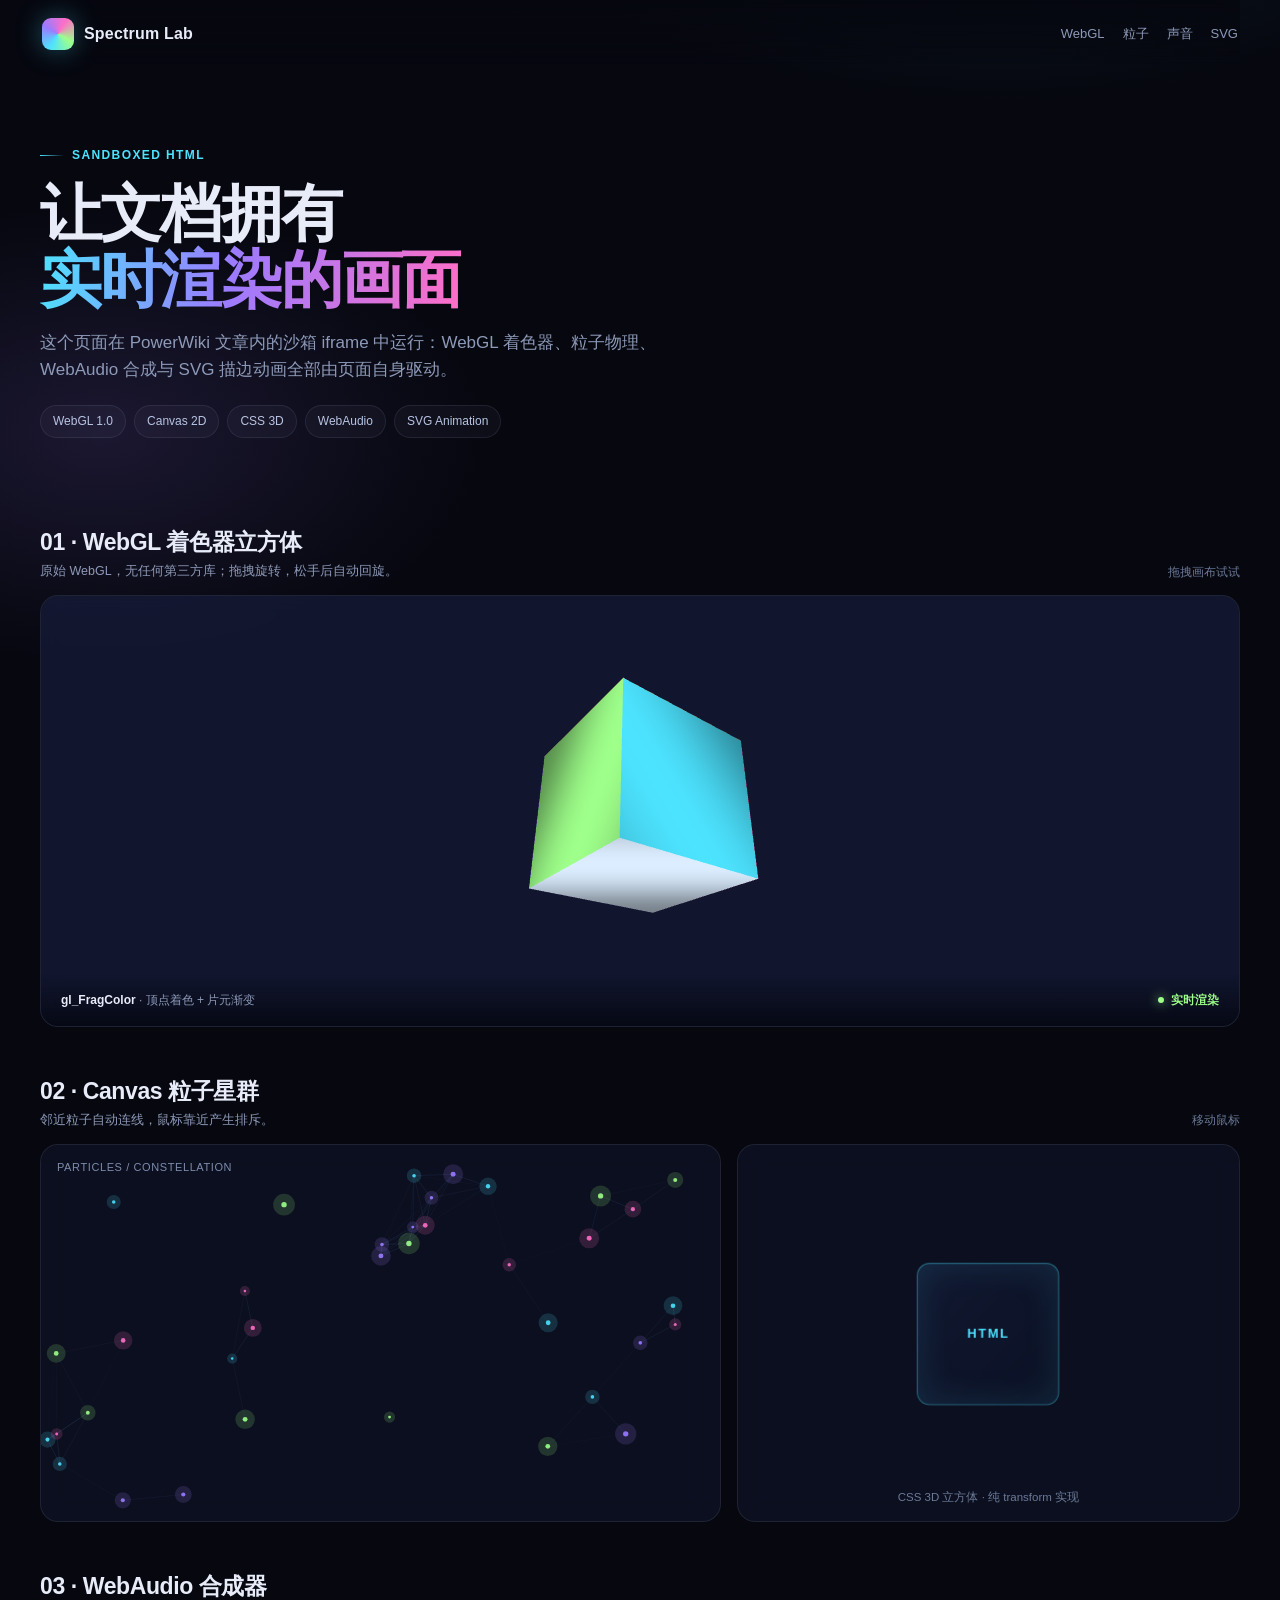
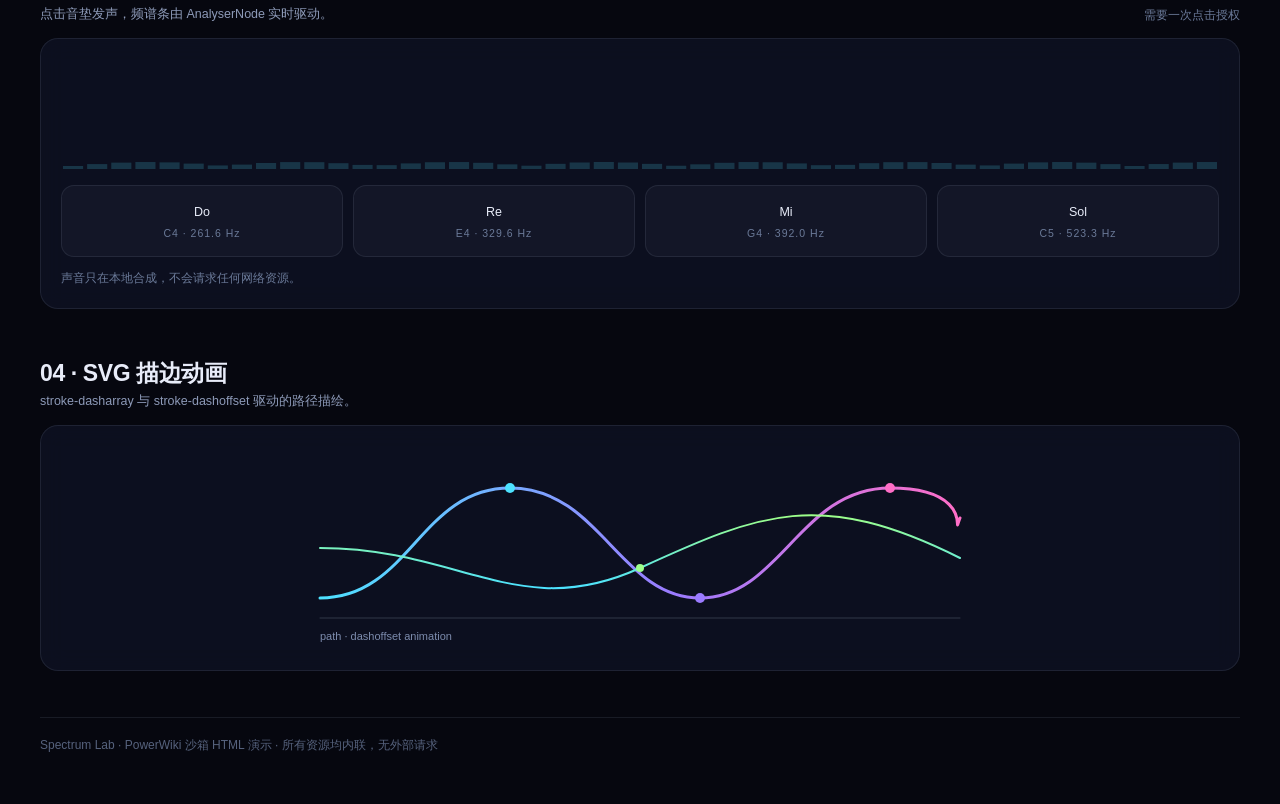
<file: 01-功能演示/HTML页面演示/WebGL与富媒体.html>
<!DOCTYPE html>
<html lang="zh-CN">
<head>
  <meta charset="UTF-8">
  <meta name="viewport" content="width=device-width, initial-scale=1">
  <title>WebGL 与富媒体 · Spectrum</title>
  <meta name="description" content="PowerWiki 沙箱 HTML 演示：WebGL 着色器立方体、Canvas 粒子星群、CSS 3D、WebAudio 合成器与 SVG 动画。">
  <meta name="powerwiki-render" content="sandbox">
  <style>
    :root {
      --bg: #06070f;
      --panel: rgba(16, 20, 38, .72);
      --line: rgba(148, 163, 184, .13);
      --text: #e8ecf9;
      --muted: #8d9ab8;
      --cyan: #4de2ff;
      --violet: #9b7bff;
      --pink: #ff6ec7;
      --lime: #9dff8a;
    }
    * { box-sizing: border-box; margin: 0; padding: 0; }
    html { scroll-behavior: smooth; }
    body {
      background:
        radial-gradient(900px 500px at 78% -8%, rgba(77, 226, 255, .12), transparent 60%),
        radial-gradient(700px 420px at 8% 18%, rgba(155, 123, 255, .14), transparent 55%),
        var(--bg);
      color: var(--text); line-height: 1.6; min-height: 100vh;
      font-family: -apple-system, BlinkMacSystemFont, "Segoe UI", "PingFang SC", "Microsoft YaHei", sans-serif;
      padding: 0 clamp(14px, 4vw, 40px) 48px;
      -webkit-font-smoothing: antialiased;
    }
    .nav {
      display: flex; align-items: center; justify-content: space-between; gap: 14px;
      padding: 18px 2px 14px; position: sticky; top: 0; z-index: 20;
      background: linear-gradient(180deg, rgba(6, 7, 15, .92), rgba(6, 7, 15, .55) 72%, transparent);
      backdrop-filter: blur(6px);
    }
    .brand { display: flex; align-items: center; gap: 10px; font-weight: 750; letter-spacing: .2px; }
    .mark {
      width: 32px; height: 32px; border-radius: 9px;
      background: conic-gradient(from 210deg, #4de2ff, #9b7bff, #ff6ec7, #9dff8a, #4de2ff);
      box-shadow: 0 0 26px rgba(77, 226, 255, .35);
    }
    .nav-links { display: flex; gap: 18px; font-size: 13px; color: var(--muted); }
    .nav-links a { color: inherit; text-decoration: none; transition: color .2s; }
    .nav-links a:hover { color: var(--cyan); }

    .hero { padding: clamp(34px, 6vw, 74px) 0 40px; max-width: 760px; }
    .kicker {
      display: inline-flex; align-items: center; gap: 8px; font-size: 12px; letter-spacing: 1.4px;
      text-transform: uppercase; color: var(--cyan); font-weight: 700;
    }
    .kicker::before { content: ""; width: 24px; height: 1px; background: linear-gradient(90deg, var(--cyan), transparent); }
    h1 {
      margin: 16px 0 16px; font-size: clamp(34px, 5.6vw, 62px); line-height: 1.06;
      letter-spacing: -1.8px; font-weight: 820;
    }
    .shine {
      background: linear-gradient(100deg, #4de2ff 0%, #9b7bff 45%, #ff6ec7 100%);
      -webkit-background-clip: text; background-clip: text; color: transparent;
    }
    .hero p { color: var(--muted); max-width: 620px; font-size: clamp(14px, 1.6vw, 17px); }
    .chips { display: flex; flex-wrap: wrap; gap: 8px; margin-top: 22px; }
    .chip {
      font-size: 12px; color: #b8c4e2; padding: 6px 12px; border-radius: 999px;
      border: 1px solid var(--line); background: rgba(148, 163, 184, .05);
    }

    section.demo { margin-top: clamp(26px, 4vw, 46px); }
    .section-head { display: flex; align-items: flex-end; justify-content: space-between; gap: 16px; margin-bottom: 14px; flex-wrap: wrap; }
    .section-head h2 { font-size: clamp(18px, 2.2vw, 23px); letter-spacing: -.4px; }
    .section-head p { color: var(--muted); font-size: 12.5px; }
    .hint { font-size: 11.5px; color: #6b7a99; }
    .card {
      position: relative; border-radius: 18px; border: 1px solid var(--line);
      background: var(--panel); backdrop-filter: blur(12px); overflow: hidden;
    }
    .webgl-card { height: clamp(340px, 48vh, 520px); }
    .webgl-card canvas { display: block; width: 100%; height: 100%; cursor: grab; }
    .webgl-card canvas:active { cursor: grabbing; }
    .webgl-overlay {
      position: absolute; inset: auto 0 0 0; padding: 16px 20px;
      display: flex; align-items: center; justify-content: space-between; gap: 12px;
      background: linear-gradient(180deg, transparent, rgba(4, 6, 14, .78));
      pointer-events: none; font-size: 12px; color: var(--muted);
    }
    .webgl-overlay b { color: var(--text); font-weight: 600; }
    .badge-live { display: inline-flex; align-items: center; gap: 7px; color: var(--lime); font-weight: 700; font-size: 11.5px; }
    .badge-live i { width: 6px; height: 6px; border-radius: 50%; background: var(--lime); box-shadow: 0 0 12px var(--lime); }
    .webgl-fallback {
      display: none; position: absolute; inset: 0; place-items: center; text-align: center;
      padding: 30px; color: var(--muted); font-size: 13px;
    }
    .webgl-fallback.show { display: grid; }

    .two-col { display: grid; grid-template-columns: 1.15fr .85fr; gap: 16px; }
    .particles-card { height: clamp(300px, 42vh, 420px); }
    .particles-card canvas { display: block; width: 100%; height: 100%; }
    .particles-card .corner {
      position: absolute; top: 14px; left: 16px; font-size: 11px; color: #7d8cae;
      letter-spacing: .6px; text-transform: uppercase;
    }

    .cube-stage {
      height: clamp(300px, 42vh, 420px); display: grid; place-items: center;
      perspective: 900px;
    }
    .cube {
      position: relative; width: 132px; height: 132px; transform-style: preserve-3d;
      animation: spin 16s linear infinite;
    }
    .cube.paused { animation-play-state: paused; }
    @keyframes spin {
      0% { transform: rotateX(-18deg) rotateY(0deg); }
      100% { transform: rotateX(-18deg) rotateY(360deg); }
    }
    .face {
      position: absolute; inset: 0; display: grid; place-items: center;
      border: 1px solid rgba(77, 226, 255, .4); border-radius: 12px;
      background: linear-gradient(135deg, rgba(18, 26, 50, .96), rgba(12, 17, 36, .96));
      box-shadow: inset 0 0 34px rgba(77, 226, 255, .12);
      color: var(--cyan); font-size: 12px; letter-spacing: 1.5px; font-weight: 700;
      backface-visibility: hidden;
    }
    .f1 { transform: translateZ(66px); }
    .f2 { transform: rotateY(180deg) translateZ(66px); color: var(--violet); border-color: rgba(155, 123, 255, .4); }
    .f3 { transform: rotateY(90deg) translateZ(66px); color: var(--pink); border-color: rgba(255, 110, 199, .4); }
    .f4 { transform: rotateY(-90deg) translateZ(66px); color: var(--lime); border-color: rgba(157, 255, 138, .4); }
    .f5 { transform: rotateX(90deg) translateZ(66px); color: #ffd166; border-color: rgba(255, 209, 102, .35); }
    .f6 { transform: rotateX(-90deg) translateZ(66px); color: #fff; border-color: rgba(255, 255, 255, .25); }
    .cube-caption { position: absolute; bottom: 14px; left: 0; right: 0; text-align: center; font-size: 11.5px; color: #6b7a99; }

    /* 音频 */
    .audio-card { padding: 20px; }
    .viz { height: 110px; display: block; width: 100%; margin-bottom: 16px; }
    .pads { display: grid; grid-template-columns: repeat(4, 1fr); gap: 10px; }
    .pad {
      position: relative; padding: 16px 8px 14px; border-radius: 13px; cursor: pointer;
      border: 1px solid var(--line); background: rgba(148, 163, 184, .05);
      color: var(--text); font: inherit; font-size: 12.5px; transition: transform .15s, border-color .2s, background .2s;
    }
    .pad:hover { transform: translateY(-2px); border-color: rgba(77, 226, 255, .4); background: rgba(77, 226, 255, .08); }
    .pad.active { background: rgba(77, 226, 255, .16); border-color: var(--cyan); }
    .pad .note { display: block; font-size: 10.5px; color: #6b7a99; margin-top: 3px; letter-spacing: 1px; }
    .audio-note { font-size: 11.5px; color: #6b7a99; margin-top: 12px; }

    /* SVG 动画 */
    .svg-card { padding: 22px; display: grid; place-items: center; }
    .svg-card svg { width: 100%; max-width: 680px; height: auto; overflow: visible; }
    .draw-line {
      fill: none; stroke-linecap: round; stroke-linejoin: round;
      stroke-dasharray: 1000; stroke-dashoffset: 1000;
      animation: draw 2.6s cubic-bezier(.4, 0, .2, 1) forwards;
    }
    .draw-line.delay-1 { animation-delay: .25s; }
    .draw-line.delay-2 { animation-delay: .5s; }
    .draw-dot { opacity: 0; animation: pop .5s ease forwards; }
    .draw-dot.d1 { animation-delay: 1.1s; }
    .draw-dot.d2 { animation-delay: 1.6s; }
    .draw-dot.d3 { animation-delay: 2.2s; }
    .draw-dot.d4 { animation-delay: 2.6s; }
    @keyframes draw { to { stroke-dashoffset: 0; } }
    @keyframes pop { from { opacity: 0; transform: scale(.4); } to { opacity: 1; transform: scale(1); } }
    .svg-label { font-size: 11px; fill: #7d8cae; }

    footer { margin-top: 46px; padding-top: 18px; border-top: 1px solid var(--line); color: #56627d; font-size: 12px; }

    @media (max-width: 900px) {
      .two-col { grid-template-columns: 1fr; }
      .nav-links { display: none; }
    }
    @media (max-width: 520px) {
      .pads { grid-template-columns: repeat(2, 1fr); }
    }
    @media (prefers-reduced-motion: reduce) {
      *, *::before, *::after { animation-duration: .001s !important; animation-iteration-count: 1 !important; transition-duration: .001s !important; }
      .cube { animation: none; transform: rotateX(-18deg) rotateY(24deg); }
      .draw-line { stroke-dashoffset: 0; }
      .draw-dot { opacity: 1; }
      html { scroll-behavior: auto; }
    }
  </style>
</head>
<body>
  <nav class="nav">
    <a class="brand" href="#top" style="color:inherit;text-decoration:none"><span class="mark"></span>Spectrum Lab</a>
    <div class="nav-links">
      <a href="#webgl">WebGL</a>
      <a href="#particles">粒子</a>
      <a href="#audio">声音</a>
      <a href="#svg">SVG</a>
    </div>
  </nav>

  <header class="hero" id="top">
    <span class="kicker">Sandboxed HTML</span>
    <h1>让文档拥有<br><span class="shine">实时渲染的画面</span></h1>
    <p>这个页面在 PowerWiki 文章内的沙箱 iframe 中运行：WebGL 着色器、粒子物理、WebAudio 合成与 SVG 描边动画全部由页面自身驱动。</p>
    <div class="chips">
      <span class="chip">WebGL 1.0</span>
      <span class="chip">Canvas 2D</span>
      <span class="chip">CSS 3D</span>
      <span class="chip">WebAudio</span>
      <span class="chip">SVG Animation</span>
    </div>
  </header>

  <section class="demo" id="webgl">
    <div class="section-head">
      <div>
        <h2>01 · WebGL 着色器立方体</h2>
        <p>原始 WebGL，无任何第三方库；拖拽旋转，松手后自动回旋。</p>
      </div>
      <span class="hint">拖拽画布试试</span>
    </div>
    <div class="card webgl-card">
      <canvas id="gl" aria-label="WebGL 立方体"></canvas>
      <div class="webgl-fallback" id="gl-fallback">当前环境不支持 WebGL，已回退到静态视觉。</div>
      <div class="webgl-overlay">
        <span><b>gl_FragColor</b> · 顶点着色 + 片元渐变</span>
        <span class="badge-live"><i></i>实时渲染</span>
      </div>
    </div>
  </section>

  <section class="demo" id="particles">
    <div class="section-head">
      <div>
        <h2>02 · Canvas 粒子星群</h2>
        <p>邻近粒子自动连线，鼠标靠近产生排斥。</p>
      </div>
      <span class="hint">移动鼠标</span>
    </div>
    <div class="two-col">
      <div class="card particles-card">
        <span class="corner">particles / constellation</span>
        <canvas id="particle-canvas" aria-label="粒子星群"></canvas>
      </div>
      <div class="card particles-card" style="display:grid;place-items:center">
        <div class="cube-stage">
          <div class="cube" id="cube">
            <div class="face f1">HTML</div>
            <div class="face f2">CSS</div>
            <div class="face f3">JS</div>
            <div class="face f4">GL</div>
            <div class="face f5">SVG</div>
            <div class="face f6">AUDIO</div>
          </div>
        </div>
        <span class="cube-caption">CSS 3D 立方体 · 纯 transform 实现</span>
      </div>
    </div>
  </section>

  <section class="demo" id="audio">
    <div class="section-head">
      <div>
        <h2>03 · WebAudio 合成器</h2>
        <p>点击音垫发声，频谱条由 AnalyserNode 实时驱动。</p>
      </div>
      <span class="hint">需要一次点击授权</span>
    </div>
    <div class="card audio-card">
      <canvas class="viz" id="viz" aria-label="音频频谱"></canvas>
      <div class="pads" id="pads">
        <button class="pad" data-freq="261.63">Do<span class="note">C4 · 261.6 Hz</span></button>
        <button class="pad" data-freq="329.63">Re<span class="note">E4 · 329.6 Hz</span></button>
        <button class="pad" data-freq="392.00">Mi<span class="note">G4 · 392.0 Hz</span></button>
        <button class="pad" data-freq="523.25">Sol<span class="note">C5 · 523.3 Hz</span></button>
      </div>
      <p class="audio-note" id="audio-note">声音只在本地合成，不会请求任何网络资源。</p>
    </div>
  </section>

  <section class="demo" id="svg">
    <div class="section-head">
      <div>
        <h2>04 · SVG 描边动画</h2>
        <p>stroke-dasharray 与 stroke-dashoffset 驱动的路径描绘。</p>
      </div>
    </div>
    <div class="card svg-card">
      <svg viewBox="0 0 680 200" role="img" aria-label="SVG 路径动画">
        <defs>
          <linearGradient id="g1" x1="0" y1="0" x2="1" y2="0">
            <stop offset="0%" stop-color="#4de2ff"/>
            <stop offset="55%" stop-color="#9b7bff"/>
            <stop offset="100%" stop-color="#ff6ec7"/>
          </linearGradient>
          <linearGradient id="g2" x1="0" y1="0" x2="0" y2="1">
            <stop offset="0%" stop-color="#9dff8a"/>
            <stop offset="100%" stop-color="#4de2ff"/>
          </linearGradient>
        </defs>
        <path class="draw-line" d="M20 150 C 110 150, 120 40, 210 40 S 320 150, 400 150 S 500 40, 590 40 S 650 96, 660 70"
              stroke="url(#g1)" stroke-width="3"/>
        <path class="draw-line delay-1" d="M20 170 H 660" stroke="rgba(148,163,184,.28)" stroke-width="1"/>
        <path class="draw-line delay-2" d="M20 100 C 160 100, 220 175, 340 120 S 520 40, 660 110"
              stroke="url(#g2)" stroke-width="2" stroke-dasharray="6 6"/>
        <circle class="draw-dot d1" cx="210" cy="40" r="5" fill="#4de2ff"/>
        <circle class="draw-dot d2" cx="400" cy="150" r="5" fill="#9b7bff"/>
        <circle class="draw-dot d3" cx="590" cy="40" r="5" fill="#ff6ec7"/>
        <circle class="draw-dot d4" cx="340" cy="120" r="4" fill="#9dff8a"/>
        <text class="svg-label" x="20" y="192">path · dashoffset animation</text>
      </svg>
    </div>
  </section>

  <footer>Spectrum Lab · PowerWiki 沙箱 HTML 演示 · 所有资源均内联，无外部请求</footer>

  <script>
    (function () {
      var reduceMotion = window.matchMedia && window.matchMedia('(prefers-reduced-motion: reduce)').matches;

      // =====================================================================
      // 1. WebGL 立方体
      // =====================================================================
      (function initWebGL() {
        var canvas = document.getElementById('gl');
        var fallback = document.getElementById('gl-fallback');
        var gl = null;
        try {
          gl = canvas.getContext('webgl', { antialias: true, alpha: true }) ||
               canvas.getContext('experimental-webgl', { antialias: true, alpha: true });
        } catch (error) { gl = null; }
        if (!gl) {
          fallback.classList.add('show');
          return;
        }

        var vertexSource = [
          'attribute vec3 aPosition;',
          'attribute vec3 aColor;',
          'uniform mat4 uMatrix;',
          'varying vec3 vColor;',
          'varying float vDepth;',
          'void main() {',
          '  vColor = aColor;',
          '  vec4 view = uMatrix * vec4(aPosition, 1.0);',
          '  vDepth = view.z;',
          '  gl_Position = view;',
          '}'
        ].join('\n');

        var fragmentSource = [
          'precision mediump float;',
          'varying vec3 vColor;',
          'varying float vDepth;',
          'void main() {',
          '  float glow = 0.78 + 0.22 * sin(vDepth * 2.2);',
          '  gl_FragColor = vec4(vColor * glow, 1.0);',
          '}'
        ].join('\n');

        function compile(type, source) {
          var shader = gl.createShader(type);
          gl.shaderSource(shader, source);
          gl.compileShader(shader);
          if (!gl.getShaderParameter(shader, gl.COMPILE_STATUS)) {
            throw new Error(gl.getShaderInfoLog(shader) || 'shader compile failed');
          }
          return shader;
        }

        var program;
        try {
          program = gl.createProgram();
          gl.attachShader(program, compile(gl.VERTEX_SHADER, vertexSource));
          gl.attachShader(program, compile(gl.FRAGMENT_SHADER, fragmentSource));
          gl.linkProgram(program);
          if (!gl.getProgramParameter(program, gl.LINK_STATUS)) throw new Error('link failed');
        } catch (error) {
          fallback.textContent = 'WebGL 初始化失败：' + error.message;
          fallback.classList.add('show');
          return;
        }
        gl.useProgram(program);

        // 立方体 6 个面，每个面 2 个三角形
        var palette = [
          [0.30, 0.89, 1.00],
          [0.61, 0.48, 1.00],
          [1.00, 0.43, 0.78],
          [0.62, 1.00, 0.54],
          [1.00, 0.82, 0.40],
          [0.86, 0.93, 1.00]
        ];
        var faces = [
          [[-1, -1, 1], [1, -1, 1], [1, 1, 1], [-1, 1, 1]],
          [[1, -1, -1], [-1, -1, -1], [-1, 1, -1], [1, 1, -1]],
          [[1, -1, 1], [1, -1, -1], [1, 1, -1], [1, 1, 1]],
          [[-1, -1, -1], [-1, -1, 1], [-1, 1, 1], [-1, 1, -1]],
          [[-1, 1, 1], [1, 1, 1], [1, 1, -1], [-1, 1, -1]],
          [[-1, -1, -1], [1, -1, -1], [1, -1, 1], [-1, -1, 1]]
        ];
        var positions = [], colors = [];
        faces.forEach(function (quad, faceIndex) {
          var color = palette[faceIndex];
          var order = [0, 1, 2, 0, 2, 3];
          order.forEach(function (index) {
            positions.push(quad[index][0] * 0.78, quad[index][1] * 0.78, quad[index][2] * 0.78);
            colors.push(color[0], color[1], color[2]);
          });
        });

        function buffer(data) {
          var result = gl.createBuffer();
          gl.bindBuffer(gl.ARRAY_BUFFER, result);
          gl.bufferData(gl.ARRAY_BUFFER, new Float32Array(data), gl.STATIC_DRAW);
          return result;
        }
        var positionBuffer = buffer(positions);
        var colorBuffer = buffer(colors);
        var aPosition = gl.getAttribLocation(program, 'aPosition');
        var aColor = gl.getAttribLocation(program, 'aColor');
        var uMatrix = gl.getUniformLocation(program, 'uMatrix');

        // 极简矩阵工具
        function multiply(a, b) {
          var out = new Float32Array(16);
          for (var i = 0; i < 4; i++) {
            for (var j = 0; j < 4; j++) {
              out[i * 4 + j] = a[j] * b[i * 4] + a[4 + j] * b[i * 4 + 1] + a[8 + j] * b[i * 4 + 2] + a[12 + j] * b[i * 4 + 3];
            }
          }
          return out;
        }
        function perspective(fov, aspect, near, far) {
          var f = 1 / Math.tan(fov / 2);
          var nf = 1 / (near - far);
          return new Float32Array([
            f / aspect, 0, 0, 0,
            0, f, 0, 0,
            0, 0, (far + near) * nf, -1,
            0, 0, 2 * far * near * nf, 0
          ]);
        }
        function rotationX(angle) {
          var c = Math.cos(angle), s = Math.sin(angle);
          return new Float32Array([1, 0, 0, 0, 0, c, s, 0, 0, -s, c, 0, 0, 0, 0, 1]);
        }
        function rotationY(angle) {
          var c = Math.cos(angle), s = Math.sin(angle);
          return new Float32Array([c, 0, -s, 0, 0, 1, 0, 0, s, 0, c, 0, 0, 0, 0, 1]);
        }
        function translationZ(distance) {
          return new Float32Array([1, 0, 0, 0, 0, 1, 0, 0, 0, 0, 1, 0, 0, 0, distance, 1]);
        }

        var rotation = { x: -0.5, y: 0.6 };
        var target = { x: -0.5, y: 0.6 };
        var dragging = false, lastX = 0, lastY = 0;

        canvas.addEventListener('pointerdown', function (event) {
          dragging = true;
          lastX = event.clientX;
          lastY = event.clientY;
          canvas.setPointerCapture && canvas.setPointerCapture(event.pointerId);
        });
        canvas.addEventListener('pointermove', function (event) {
          if (!dragging) return;
          target.y += (event.clientX - lastX) * 0.008;
          target.x += (event.clientY - lastY) * 0.008;
          target.x = Math.max(-1.4, Math.min(1.4, target.x));
          lastX = event.clientX;
          lastY = event.clientY;
        });
        window.addEventListener('pointerup', function () { dragging = false; });

        function resize() {
          var rect = canvas.getBoundingClientRect();
          var dpr = Math.min(window.devicePixelRatio || 1, 2);
          var width = Math.max(1, Math.round(rect.width * dpr));
          var height = Math.max(1, Math.round(rect.height * dpr));
          if (canvas.width !== width || canvas.height !== height) {
            canvas.width = width;
            canvas.height = height;
          }
          gl.viewport(0, 0, width, height);
          return { width: rect.width, height: rect.height };
        }

        var start = performance.now();
        function render(now) {
          var size = resize();
          gl.clearColor(0.02, 0.025, 0.06, 0);
          gl.clear(gl.COLOR_BUFFER_BIT | gl.DEPTH_BUFFER_BIT);
          gl.enable(gl.DEPTH_TEST);

          if (!dragging && !reduceMotion) target.y += 0.004;
          rotation.x += (target.x - rotation.x) * 0.08;
          rotation.y += (target.y - rotation.y) * 0.08;

          var t = (now - start) / 1000;
          var bob = reduceMotion ? 0 : Math.sin(t * 1.4) * 0.12;
          // 相机在原点朝 -Z 看，先把立方体推到视距内再旋转
          var matrix = multiply(
            perspective(0.9, size.width / Math.max(1, size.height), 0.1, 100),
            translationZ(-4.6)
          );
          matrix = multiply(matrix, rotationX(rotation.x + bob));
          matrix = multiply(matrix, rotationY(rotation.y));

          gl.uniformMatrix4fv(uMatrix, false, matrix);
          gl.bindBuffer(gl.ARRAY_BUFFER, positionBuffer);
          gl.enableVertexAttribArray(aPosition);
          gl.vertexAttribPointer(aPosition, 3, gl.FLOAT, false, 0, 0);
          gl.bindBuffer(gl.ARRAY_BUFFER, colorBuffer);
          gl.enableVertexAttribArray(aColor);
          gl.vertexAttribPointer(aColor, 3, gl.FLOAT, false, 0, 0);
          gl.drawArrays(gl.TRIANGLES, 0, positions.length / 3);
          requestAnimationFrame(render);
        }
        requestAnimationFrame(render);
      })();

      // =====================================================================
      // 2. Canvas 粒子星群
      // =====================================================================
      (function initParticles() {
        var canvas = document.getElementById('particle-canvas');
        if (!canvas || !canvas.getContext) return;
        var ctx = canvas.getContext('2d');
        var width = 0, height = 0, dpr = 1;
        var points = [];
        var pointer = { x: -9999, y: -9999 };
        var colors = ['#4de2ff', '#9b7bff', '#ff6ec7', '#9dff8a'];

        function resize() {
          var rect = canvas.getBoundingClientRect();
          dpr = Math.min(window.devicePixelRatio || 1, 2);
          width = Math.max(1, rect.width);
          height = Math.max(1, rect.height);
          canvas.width = Math.round(width * dpr);
          canvas.height = Math.round(height * dpr);
          ctx.setTransform(dpr, 0, 0, dpr, 0, 0);
          var count = Math.round(Math.min(90, Math.max(36, (width * height) / 7000)));
          points = [];
          for (var i = 0; i < count; i++) {
            points.push({
              x: Math.random() * width,
              y: Math.random() * height,
              vx: (Math.random() - 0.5) * 0.45,
              vy: (Math.random() - 0.5) * 0.45,
              r: 1 + Math.random() * 1.8,
              color: colors[i % colors.length]
            });
          }
        }

        canvas.addEventListener('pointermove', function (event) {
          var rect = canvas.getBoundingClientRect();
          pointer.x = event.clientX - rect.left;
          pointer.y = event.clientY - rect.top;
        });
        canvas.addEventListener('pointerleave', function () {
          pointer.x = -9999;
          pointer.y = -9999;
        });

        function step() {
          ctx.clearRect(0, 0, width, height);

          points.forEach(function (point) {
            var dx = point.x - pointer.x;
            var dy = point.y - pointer.y;
            var distance = Math.hypot(dx, dy);
            if (distance < 110 && distance > 0.01) {
              var force = (110 - distance) / 110 * 0.9;
              point.vx += (dx / distance) * force;
              point.vy += (dy / distance) * force;
            }
            point.vx *= 0.985;
            point.vy *= 0.985;
            point.x += point.vx;
            point.y += point.vy;
            if (point.x < 0 || point.x > width) { point.vx *= -1; point.x = Math.max(0, Math.min(width, point.x)); }
            if (point.y < 0 || point.y > height) { point.vy *= -1; point.y = Math.max(0, Math.min(height, point.y)); }
          });

          // 连线
          for (var i = 0; i < points.length; i++) {
            for (var j = i + 1; j < points.length; j++) {
              var a = points[i], b = points[j];
              var distance = Math.hypot(a.x - b.x, a.y - b.y);
              if (distance < 104) {
                ctx.strokeStyle = 'rgba(120, 180, 255,' + (0.16 * (1 - distance / 104)).toFixed(3) + ')';
                ctx.lineWidth = 0.8;
                ctx.beginPath();
                ctx.moveTo(a.x, a.y);
                ctx.lineTo(b.x, b.y);
                ctx.stroke();
              }
            }
          }

          // 粒子
          points.forEach(function (point) {
            ctx.beginPath();
            ctx.arc(point.x, point.y, point.r, 0, Math.PI * 2);
            ctx.fillStyle = point.color;
            ctx.globalAlpha = 0.9;
            ctx.fill();
            ctx.globalAlpha = 0.16;
            ctx.beginPath();
            ctx.arc(point.x, point.y, point.r * 4, 0, Math.PI * 2);
            ctx.fill();
            ctx.globalAlpha = 1;
          });

          requestAnimationFrame(step);
        }

        resize();
        if (reduceMotion) {
          // 静态一帧
          ctx.clearRect(0, 0, width, height);
          points.forEach(function (point) {
            ctx.beginPath();
            ctx.arc(point.x, point.y, point.r, 0, Math.PI * 2);
            ctx.fillStyle = point.color;
            ctx.fill();
          });
        } else {
          requestAnimationFrame(step);
        }
        window.addEventListener('resize', resize);
      })();

      // =====================================================================
      // 3. WebAudio 合成器 + 频谱
      // =====================================================================
      (function initAudio() {
        var pads = document.getElementById('pads');
        if (!pads) return;
        var viz = document.getElementById('viz');
        var note = document.getElementById('audio-note');
        var AudioContextClass = window.AudioContext || window.webkitAudioContext;
        var context = null, analyser = null, data = null, started = false, rafId = 0;

        function fitViz() {
          var rect = viz.getBoundingClientRect();
          var dpr = Math.min(window.devicePixelRatio || 1, 2);
          viz.width = Math.max(1, Math.round(rect.width * dpr));
          viz.height = Math.max(1, Math.round(rect.height * dpr));
          var ctx = viz.getContext('2d');
          ctx.setTransform(dpr, 0, 0, dpr, 0, 0);
          return { ctx: ctx, width: rect.width, height: rect.height };
        }

        function drawIdle() {
          if (!viz || !viz.getContext) return;
          var fitted = fitViz();
          var count = 48;
          for (var i = 0; i < count; i++) {
            var x = (fitted.width / count) * i + 2;
            var barHeight = 3 + Math.abs(Math.sin(i * 0.5)) * 4;
            fitted.ctx.fillStyle = 'rgba(77, 226, 255, 0.18)';
            fitted.ctx.fillRect(x, fitted.height - barHeight, fitted.width / count - 4, barHeight);
          }
        }

        function drawSpectrum() {
          if (!analyser || !viz) return;
          analyser.getByteFrequencyData(data);
          var fitted = fitViz();
          var ctx = fitted.ctx;
          ctx.clearRect(0, 0, fitted.width, fitted.height);
          var bars = 48;
          var step = Math.floor(data.length / bars);
          for (var i = 0; i < bars; i++) {
            var value = data[i * step] / 255;
            var barHeight = Math.max(2, value * fitted.height * 0.92);
            var x = (fitted.width / bars) * i + 2;
            var gradient = ctx.createLinearGradient(0, fitted.height - barHeight, 0, fitted.height);
            gradient.addColorStop(0, '#4de2ff');
            gradient.addColorStop(0.55, '#9b7bff');
            gradient.addColorStop(1, '#ff6ec7');
            ctx.fillStyle = gradient;
            ctx.globalAlpha = 0.35 + value * 0.65;
            ctx.fillRect(x, fitted.height - barHeight, fitted.width / bars - 4, barHeight);
          }
          ctx.globalAlpha = 1;
          rafId = requestAnimationFrame(drawSpectrum);
        }

        function ensureContext() {
          if (context) return true;
          if (!AudioContextClass) {
            note.textContent = '当前浏览器不支持 WebAudio，已跳过声音演示。';
            return false;
          }
          try {
            context = new AudioContextClass();
            analyser = context.createAnalyser();
            analyser.fftSize = 256;
            analyser.smoothingTimeConstant = 0.78;
            data = new Uint8Array(analyser.frequencyBinCount);
          } catch (error) {
            note.textContent = '音频初始化失败：' + error.message;
            return false;
          }
          return true;
        }

        function play(frequency) {
          if (!ensureContext()) return;
          if (context.state === 'suspended') context.resume();
          if (!started) {
            started = true;
            cancelAnimationFrame(rafId);
            drawSpectrum();
            note.textContent = '正在播放：声音由 OscillatorNode 实时合成。';
          }
          var now = context.currentTime;
          var oscillator = context.createOscillator();
          var gain = context.createGain();
          var filter = context.createBiquadFilter();
          oscillator.type = 'triangle';
          oscillator.frequency.setValueAtTime(frequency, now);
          filter.type = 'lowpass';
          filter.frequency.setValueAtTime(2400, now);
          gain.gain.setValueAtTime(0.0001, now);
          gain.gain.exponentialRampToValueAtTime(0.22, now + 0.02);
          gain.gain.exponentialRampToValueAtTime(0.0001, now + 0.9);
          oscillator.connect(filter);
          filter.connect(gain);
          gain.connect(analyser);
          analyser.connect(context.destination);
          oscillator.start(now);
          oscillator.stop(now + 0.95);
          oscillator.onended = function () {
            try { oscillator.disconnect(); filter.disconnect(); gain.disconnect(); } catch (error) {}
          };
        }

        pads.addEventListener('click', function (event) {
          var pad = event.target.closest('.pad');
          if (!pad) return;
          var frequency = Number(pad.getAttribute('data-freq'));
          pads.querySelectorAll('.pad').forEach(function (item) { item.classList.remove('active'); });
          pad.classList.add('active');
          setTimeout(function () { pad.classList.remove('active'); }, 320);
          play(frequency);
        });

        drawIdle();
        window.addEventListener('resize', function () {
          if (!started) drawIdle();
        });
      })();

      // =====================================================================
      // 4. CSS 3D 立方体：点击暂停 / 继续
      // =====================================================================
      (function initCube() {
        var cube = document.getElementById('cube');
        if (!cube) return;
        cube.style.cursor = 'pointer';
        cube.addEventListener('click', function () {
          cube.classList.toggle('paused');
        });
        cube.setAttribute('title', '点击暂停或继续旋转');
      })();
    })();
  </script>
</body>
</html>
</file>
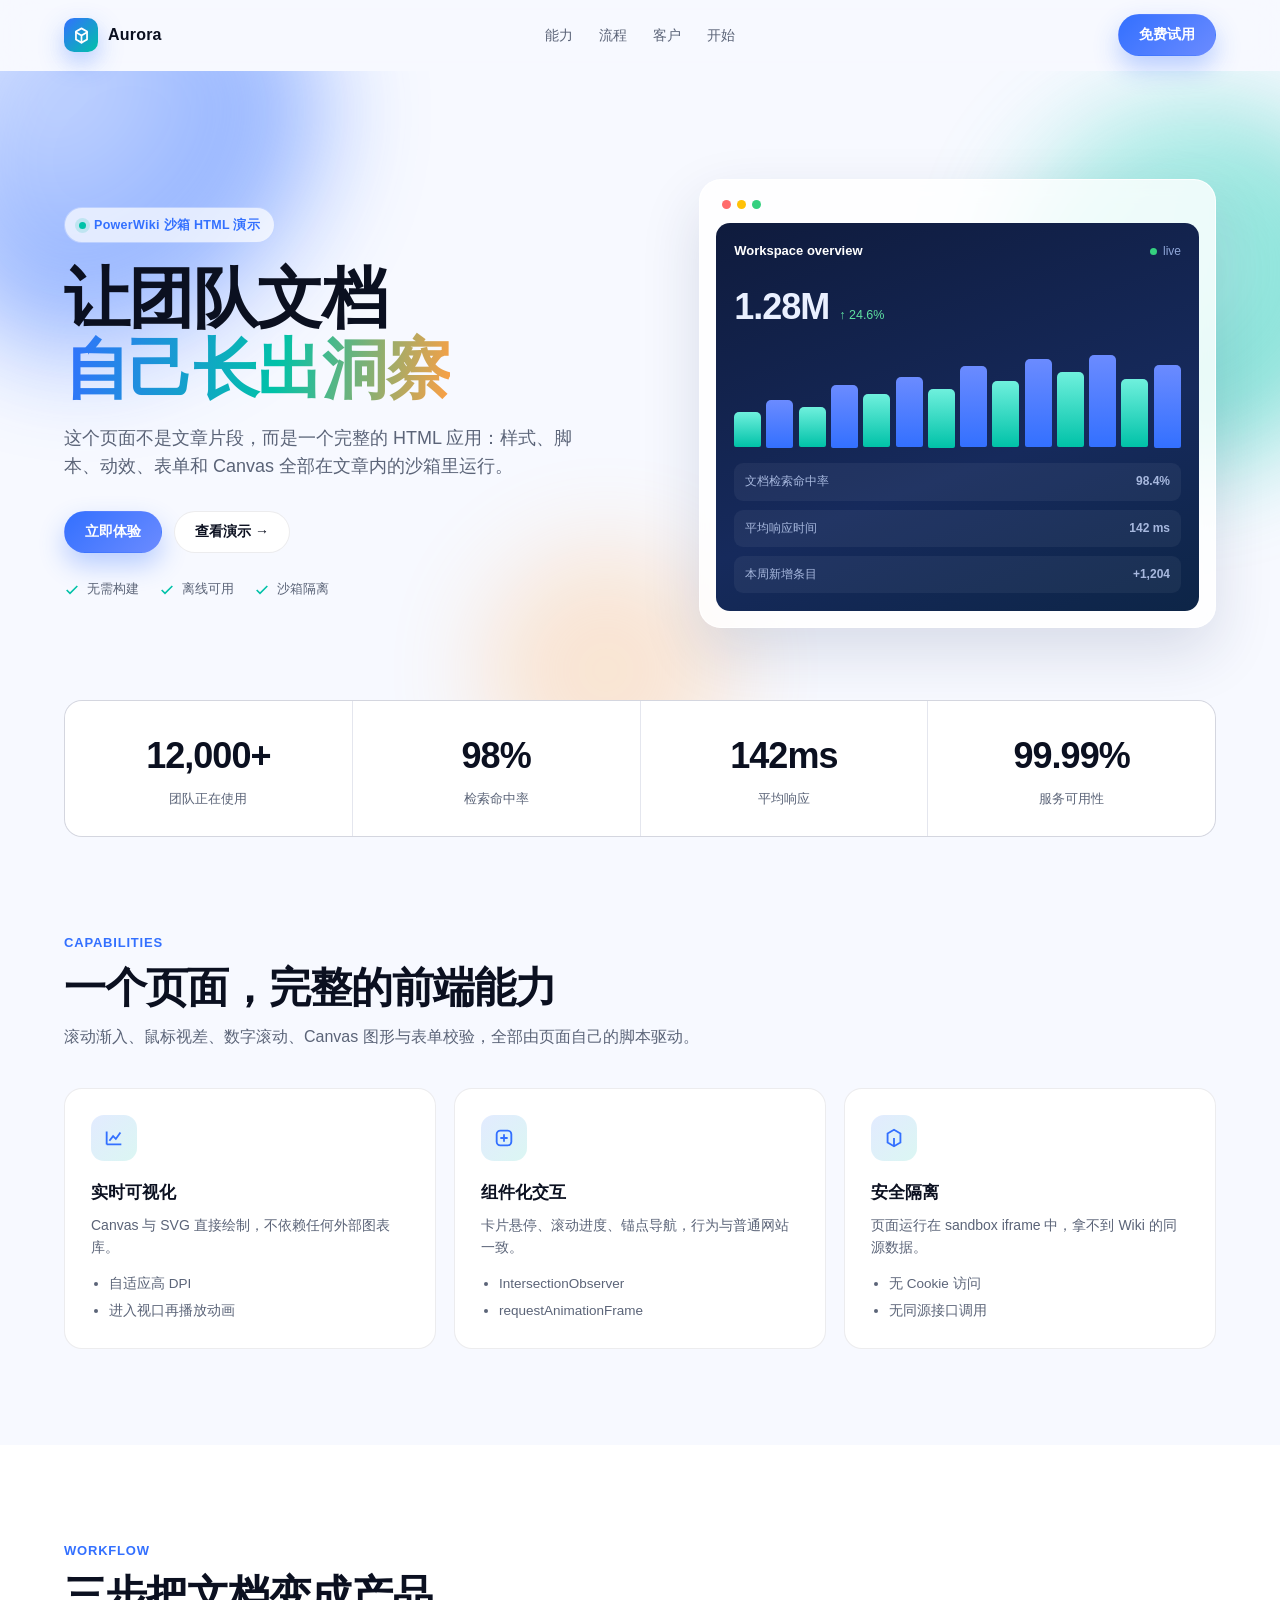
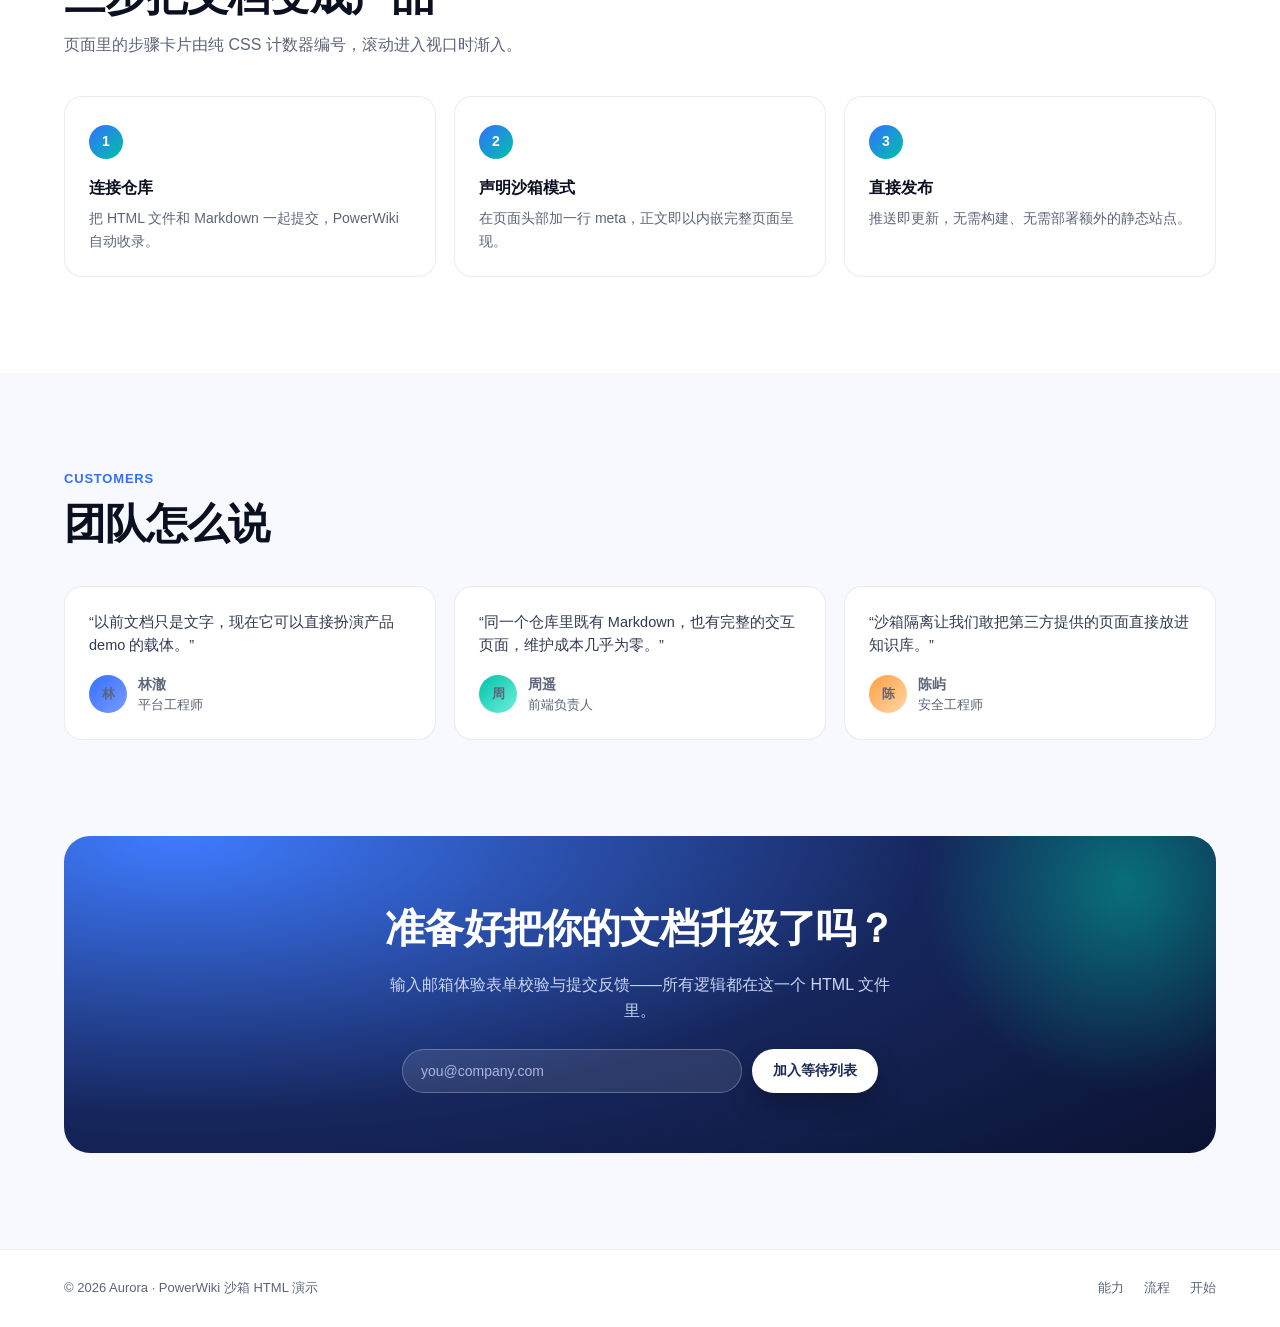
<file: 01-功能演示/HTML页面演示/交互式落地页.html>
<!DOCTYPE html>
<html lang="zh-CN">
<head>
  <meta charset="UTF-8">
  <meta name="viewport" content="width=device-width, initial-scale=1">
  <title>交互式落地页 · Aurora</title>
  <meta name="description" content="在 PowerWiki 文章中运行的完整 HTML 落地页：滚动动效、渐变视觉、计数器、表单交互与响应式布局。">
  <meta name="powerwiki-render" content="sandbox">
  <style>
    :root {
      --ink: #0b1020;
      --muted: #5b6478;
      --line: rgba(15, 23, 42, 0.08);
      --brand: #3370ff;
      --brand-2: #00c2a8;
      --surface: #ffffff;
      --bg: #f7f9ff;
      --radius: 18px;
      --shadow: 0 24px 60px rgba(25, 45, 90, 0.14);
    }
    * { box-sizing: border-box; margin: 0; padding: 0; }
    html { scroll-behavior: smooth; }
    body {
      font-family: -apple-system, BlinkMacSystemFont, "Segoe UI", "PingFang SC", "Microsoft YaHei", sans-serif;
      color: var(--ink);
      background: var(--bg);
      line-height: 1.6;
      overflow-x: hidden;
      -webkit-font-smoothing: antialiased;
    }
    a { color: inherit; text-decoration: none; }
    img, svg { display: block; }
    .progress {
      position: fixed; inset: 0 auto auto 0; height: 3px; width: 0;
      background: linear-gradient(90deg, var(--brand), var(--brand-2));
      z-index: 50; transition: width .08s linear;
    }
    .nav {
      position: sticky; top: 0; z-index: 40;
      display: flex; align-items: center; justify-content: space-between;
      gap: 18px; padding: 14px clamp(20px, 5vw, 64px);
      background: rgba(247, 249, 255, 0.72);
      backdrop-filter: blur(18px);
      border-bottom: 1px solid transparent;
      transition: border-color .2s, box-shadow .2s, background .2s;
    }
    .nav.scrolled { border-color: var(--line); box-shadow: 0 8px 30px rgba(20, 40, 80, .06); }
    .brand { display: flex; align-items: center; gap: 10px; font-weight: 800; letter-spacing: .2px; }
    .brand-mark {
      width: 34px; height: 34px; border-radius: 10px; display: grid; place-items: center;
      background: linear-gradient(135deg, var(--brand), var(--brand-2));
      box-shadow: 0 10px 24px rgba(51, 112, 255, .35);
    }
    .brand-mark svg { width: 19px; height: 19px; }
    .nav-links { display: flex; align-items: center; gap: 26px; font-size: 14px; color: var(--muted); }
    .nav-links a { transition: color .2s; }
    .nav-links a:hover { color: var(--ink); }
    .btn {
      display: inline-flex; align-items: center; justify-content: center; gap: 8px;
      padding: 11px 20px; border-radius: 999px; border: 1px solid transparent;
      font-size: 14px; font-weight: 650; cursor: pointer; transition: transform .2s, box-shadow .2s, background .2s;
      font-family: inherit;
    }
    .btn:hover { transform: translateY(-2px); }
    .btn-primary {
      color: #fff; background: linear-gradient(135deg, var(--brand), #6b8bff);
      box-shadow: 0 12px 26px rgba(51, 112, 255, .32);
    }
    .btn-primary:hover { box-shadow: 0 18px 34px rgba(51, 112, 255, .4); }
    .btn-ghost { background: #fff; border-color: var(--line); color: var(--ink); }
    .hero {
      position: relative; padding: clamp(56px, 9vw, 108px) clamp(20px, 5vw, 64px) 72px;
      display: grid; grid-template-columns: minmax(0, 1.05fr) minmax(320px, .95fr);
      gap: clamp(28px, 5vw, 64px); align-items: center; overflow: hidden;
    }
    .orb {
      position: absolute; border-radius: 50%; filter: blur(52px); opacity: .55;
      pointer-events: none; transition: transform .35s ease-out; will-change: transform;
    }
    .orb-a { width: 420px; height: 420px; top: -120px; left: -80px;
      background: radial-gradient(circle at 30% 30%, #a9c2ff, #3370ff 60%, transparent 72%);
      animation: float 12s ease-in-out infinite; }
    .orb-b { width: 360px; height: 360px; top: 40px; right: -100px;
      background: radial-gradient(circle at 40% 40%, #9df3e6, #00c2a8 62%, transparent 74%);
      animation: float 15s ease-in-out infinite reverse; }
    .orb-c { width: 240px; height: 240px; bottom: -90px; left: 38%;
      background: radial-gradient(circle at 50% 50%, #ffd7a8, #ff9f43 62%, transparent 74%);
      opacity: .32; animation: float 10s ease-in-out infinite; }
    @keyframes float {
      0%, 100% { transform: translate3d(0, 0, 0) scale(1); }
      50% { transform: translate3d(18px, -22px, 0) scale(1.06); }
    }
    .hero-copy { position: relative; z-index: 1; }
    .eyebrow {
      display: inline-flex; align-items: center; gap: 8px; padding: 7px 14px;
      border: 1px solid rgba(51, 112, 255, .22); border-radius: 999px;
      background: rgba(255, 255, 255, .7); color: var(--brand);
      font-size: 12.5px; font-weight: 700; letter-spacing: .3px;
    }
    .eyebrow .dot {
      width: 7px; height: 7px; border-radius: 50%; background: var(--brand-2);
      box-shadow: 0 0 0 4px rgba(0, 194, 168, .16);
    }
    h1 {
      margin: 20px 0 18px; font-size: clamp(38px, 5.4vw, 66px);
      line-height: 1.08; letter-spacing: -1.6px; font-weight: 850;
    }
    .gradient-text {
      background: linear-gradient(100deg, #3370ff 0%, #00c2a8 55%, #ff9f43 100%);
      -webkit-background-clip: text; background-clip: text; color: transparent;
    }
    .lede { max-width: 540px; color: var(--muted); font-size: clamp(15px, 1.6vw, 18px); }
    .hero-actions { display: flex; flex-wrap: wrap; gap: 12px; margin-top: 30px; }
    .hero-meta { display: flex; flex-wrap: wrap; gap: 20px; margin-top: 26px; font-size: 13px; color: var(--muted); }
    .hero-meta span { display: inline-flex; align-items: center; gap: 7px; }
    .hero-meta svg { width: 16px; height: 16px; color: var(--brand-2); }

    .preview {
      position: relative; z-index: 1; border-radius: 22px; background: rgba(255, 255, 255, .8);
      border: 1px solid rgba(255, 255, 255, .9); box-shadow: var(--shadow);
      padding: 16px; backdrop-filter: blur(10px);
      transform: perspective(1200px) rotateY(-4deg) rotateX(2deg);
      transition: transform .4s ease;
    }
    .preview:hover { transform: perspective(1200px) rotateY(0) rotateX(0) translateY(-4px); }
    .preview-bar { display: flex; align-items: center; gap: 6px; padding: 4px 6px 14px; }
    .preview-bar i { width: 9px; height: 9px; border-radius: 50%; background: #e3e8f4; }
    .preview-bar i:first-child { background: #ff6b6b; }
    .preview-bar i:nth-child(2) { background: #ffc107; }
    .preview-bar i:nth-child(3) { background: #35d07f; }
    .preview-body {
      border-radius: 14px; padding: 18px; color: #eaf0ff;
      background: linear-gradient(160deg, #0f1b3d, #162a5c 60%, #0d2547);
      min-height: 270px;
    }
    .preview-head { display: flex; justify-content: space-between; align-items: center; font-size: 12px; color: #8fa6d8; }
    .preview-head strong { color: #fff; font-size: 13px; }
    .pulse { display: inline-flex; align-items: center; gap: 6px; }
    .pulse b { width: 7px; height: 7px; border-radius: 50%; background: #35d07f; box-shadow: 0 0 0 0 rgba(53, 208, 127, .5); animation: pulse 2s infinite; }
    @keyframes pulse {
      0% { box-shadow: 0 0 0 0 rgba(53, 208, 127, .5); }
      70% { box-shadow: 0 0 0 10px rgba(53, 208, 127, 0); }
      100% { box-shadow: 0 0 0 0 rgba(53, 208, 127, 0); }
    }
    .preview-metric { margin-top: 16px; display: flex; align-items: baseline; gap: 10px; }
    .preview-metric strong { font-size: 36px; letter-spacing: -1px; }
    .preview-metric span { color: #5ee0a0; font-size: 12.5px; }
    .spark { display: flex; align-items: flex-end; gap: 5px; height: 92px; margin-top: 20px; }
    .spark i {
      flex: 1; border-radius: 5px 5px 2px 2px;
      background: linear-gradient(180deg, #6b8bff, #3370ff);
      transform-origin: bottom; animation: rise .9s cubic-bezier(.22, 1, .36, 1) both;
    }
    .spark i:nth-child(odd) { background: linear-gradient(180deg, #6ff0dd, #00c2a8); }
    @keyframes rise { from { transform: scaleY(.05); opacity: .2; } to { transform: scaleY(1); opacity: 1; } }
    .preview-list { margin-top: 16px; display: grid; gap: 9px; font-size: 12px; color: #a7b8de; }
    .preview-list div { display: flex; justify-content: space-between; padding: 9px 11px; border-radius: 9px; background: rgba(255, 255, 255, .05); }

    .stats {
      display: grid; grid-template-columns: repeat(4, 1fr); gap: 1px;
      margin: 0 clamp(20px, 5vw, 64px); background: var(--line);
      border: 1px solid var(--line); border-radius: var(--radius); overflow: hidden;
    }
    .stat { background: #fff; padding: 26px 22px; text-align: center; }
    .stat strong { display: block; font-size: clamp(26px, 3vw, 36px); letter-spacing: -1px; }
    .stat span { color: var(--muted); font-size: 13px; }

    section.block { padding: clamp(56px, 8vw, 96px) clamp(20px, 5vw, 64px); }
    .section-head { max-width: 720px; margin-bottom: 38px; }
    .kicker { color: var(--brand); font-weight: 750; font-size: 13px; letter-spacing: .8px; text-transform: uppercase; }
    .section-head h2 { margin: 10px 0 12px; font-size: clamp(28px, 3.6vw, 42px); letter-spacing: -1px; line-height: 1.15; }
    .section-head p { color: var(--muted); }
    .features { display: grid; grid-template-columns: repeat(3, 1fr); gap: 18px; }
    .card {
      background: #fff; border: 1px solid var(--line); border-radius: var(--radius);
      padding: 26px; transition: transform .25s, box-shadow .25s, border-color .25s;
    }
    .card:hover { transform: translateY(-6px); box-shadow: 0 22px 44px rgba(25, 45, 90, .1); border-color: rgba(51, 112, 255, .22); }
    .card-icon {
      width: 46px; height: 46px; border-radius: 13px; display: grid; place-items: center;
      background: linear-gradient(135deg, rgba(51, 112, 255, .14), rgba(0, 194, 168, .14));
      color: var(--brand); margin-bottom: 18px;
    }
    .card h3 { font-size: 17px; margin-bottom: 8px; }
    .card p { color: var(--muted); font-size: 14px; }
    .card ul { margin: 14px 0 0 18px; color: var(--muted); font-size: 13.5px; display: grid; gap: 6px; }

    .timeline { display: grid; grid-template-columns: repeat(3, 1fr); gap: 18px; counter-reset: step; }
    .step { position: relative; padding: 28px 24px 24px; background: #fff; border: 1px solid var(--line); border-radius: var(--radius); }
    .step::before {
      counter-increment: step; content: counter(step);
      display: grid; place-items: center; width: 34px; height: 34px; border-radius: 50%;
      background: linear-gradient(135deg, var(--brand), var(--brand-2)); color: #fff;
      font-weight: 800; font-size: 14px; margin-bottom: 16px;
    }
    .step h3 { font-size: 16px; margin-bottom: 7px; }
    .step p { color: var(--muted); font-size: 14px; }

    .quotes { display: grid; grid-template-columns: repeat(3, 1fr); gap: 18px; }
    .quote { background: #fff; border: 1px solid var(--line); border-radius: var(--radius); padding: 24px; display: flex; flex-direction: column; gap: 16px; }
    .quote p { font-size: 14.5px; color: #303a50; }
    .who { display: flex; align-items: center; gap: 11px; margin-top: auto; }
    .avatar {
      width: 38px; height: 38px; border-radius: 50%; display: grid; place-items: center;
      color: #fff; font-weight: 800; font-size: 14px;
      background: linear-gradient(135deg, #3370ff, #7a9bff);
    }
    .who b { display: block; font-size: 13.5px; }
    .who span { color: var(--muted); font-size: 12.5px; }

    .cta {
      margin: 0 clamp(20px, 5vw, 64px) clamp(56px, 8vw, 96px);
      padding: clamp(36px, 5vw, 60px); border-radius: 26px; color: #fff; text-align: center;
      background: radial-gradient(120% 160% at 10% 0%, #3f7bff 0%, #16265c 55%, #0b1230 100%);
      position: relative; overflow: hidden;
    }
    .cta::after {
      content: ""; position: absolute; width: 420px; height: 420px; right: -120px; top: -160px;
      border-radius: 50%; background: radial-gradient(circle, rgba(0, 194, 168, .5), transparent 68%);
      filter: blur(10px);
    }
    .cta h2 { font-size: clamp(26px, 3.4vw, 40px); letter-spacing: -.8px; position: relative; }
    .cta p { color: #c9d6f5; margin: 12px auto 26px; max-width: 520px; position: relative; }
    .signup { display: flex; gap: 10px; justify-content: center; flex-wrap: wrap; position: relative; }
    .signup input {
      width: min(340px, 100%); padding: 13px 18px; border-radius: 999px; border: 1px solid rgba(255, 255, 255, .25);
      background: rgba(255, 255, 255, .1); color: #fff; font-size: 14px; outline: none; font-family: inherit;
    }
    .signup input::placeholder { color: #a8b6da; }
    .signup input:focus { border-color: rgba(255, 255, 255, .6); background: rgba(255, 255, 255, .15); }
    .signup .btn-primary { background: #fff; color: #1b2a55; box-shadow: 0 12px 26px rgba(0, 0, 0, .25); }
    .toast {
      position: fixed; left: 50%; bottom: 28px; transform: translate(-50%, 20px);
      background: #0b1020; color: #fff; padding: 12px 20px; border-radius: 12px;
      font-size: 13.5px; opacity: 0; pointer-events: none; transition: opacity .25s, transform .25s; z-index: 60;
    }
    .toast.show { opacity: 1; transform: translate(-50%, 0); }

    footer {
      display: flex; flex-wrap: wrap; justify-content: space-between; gap: 16px;
      padding: 28px clamp(20px, 5vw, 64px); border-top: 1px solid var(--line);
      color: var(--muted); font-size: 13px; background: #fff;
    }
    footer nav { display: flex; gap: 20px; }
    .reveal { opacity: 0; transform: translateY(26px); transition: opacity .7s ease, transform .7s cubic-bezier(.22, 1, .36, 1); }
    .reveal.in { opacity: 1; transform: none; }

    @media (max-width: 960px) {
      .hero { grid-template-columns: 1fr; }
      .preview { transform: none; }
      .features, .timeline, .quotes { grid-template-columns: 1fr; }
      .stats { grid-template-columns: repeat(2, 1fr); }
      .nav-links { display: none; }
    }
    @media (max-width: 560px) {
      .stats { grid-template-columns: 1fr; }
      .hero-actions .btn { width: 100%; }
    }
    @media (prefers-reduced-motion: reduce) {
      *, *::before, *::after { animation-duration: .001s !important; transition-duration: .001s !important; }
      .reveal { opacity: 1; transform: none; }
      html { scroll-behavior: auto; }
    }
  </style>
</head>
<body>
  <div class="progress" id="progress"></div>

  <nav class="nav" id="nav">
    <a class="brand" href="#top">
      <span class="brand-mark">
        <svg viewBox="0 0 24 24" fill="none" stroke="#fff" stroke-width="2.2" stroke-linecap="round" stroke-linejoin="round">
          <path d="M12 3l7 4v10l-7 4-7-4V7z"/><path d="M12 12l7-4M12 12v9M12 12L5 8"/>
        </svg>
      </span>
      Aurora
    </a>
    <div class="nav-links">
      <a href="#features">能力</a>
      <a href="#how">流程</a>
      <a href="#voices">客户</a>
      <a href="#start">开始</a>
    </div>
    <button class="btn btn-primary" data-scroll="#start">免费试用</button>
  </nav>

  <header class="hero" id="top">
    <span class="orb orb-a" data-orb></span>
    <span class="orb orb-b" data-orb></span>
    <span class="orb orb-c" data-orb></span>

    <div class="hero-copy">
      <span class="eyebrow"><span class="dot"></span>PowerWiki 沙箱 HTML 演示</span>
      <h1>让团队文档<br><span class="gradient-text">自己长出洞察</span></h1>
      <p class="lede">这个页面不是文章片段，而是一个完整的 HTML 应用：样式、脚本、动效、表单和 Canvas 全部在文章内的沙箱里运行。</p>
      <div class="hero-actions">
        <button class="btn btn-primary" data-scroll="#start">立即体验</button>
        <button class="btn btn-ghost" data-toast="已触发「查看演示」交互">查看演示 →</button>
      </div>
      <div class="hero-meta">
        <span><svg viewBox="0 0 24 24" fill="none" stroke="currentColor" stroke-width="2.4"><path d="M20 6L9 17l-5-5"/></svg>无需构建</span>
        <span><svg viewBox="0 0 24 24" fill="none" stroke="currentColor" stroke-width="2.4"><path d="M20 6L9 17l-5-5"/></svg>离线可用</span>
        <span><svg viewBox="0 0 24 24" fill="none" stroke="currentColor" stroke-width="2.4"><path d="M20 6L9 17l-5-5"/></svg>沙箱隔离</span>
      </div>
    </div>

    <aside class="preview reveal" aria-label="产品数据预览">
      <div class="preview-bar"><i></i><i></i><i></i></div>
      <div class="preview-body">
        <div class="preview-head">
          <strong>Workspace overview</strong>
          <span class="pulse"><b></b>live</span>
        </div>
        <div class="preview-metric">
          <strong data-count="1284630" data-format="compact">0</strong>
          <span>↑ 24.6%</span>
        </div>
        <div class="spark" id="spark"></div>
        <div class="preview-list">
          <div><span>文档检索命中率</span><strong>98.4%</strong></div>
          <div><span>平均响应时间</span><strong>142 ms</strong></div>
          <div><span>本周新增条目</span><strong>+1,204</strong></div>
        </div>
      </div>
    </aside>
  </header>

  <div class="stats reveal">
    <div class="stat"><strong data-count="12000" data-suffix="+">0</strong><span>团队正在使用</span></div>
    <div class="stat"><strong data-count="98" data-suffix="%">0</strong><span>检索命中率</span></div>
    <div class="stat"><strong data-count="142" data-suffix="ms">0</strong><span>平均响应</span></div>
    <div class="stat"><strong data-count="99" data-suffix=".99%">0</strong><span>服务可用性</span></div>
  </div>

  <section class="block" id="features">
    <div class="section-head reveal">
      <div class="kicker">Capabilities</div>
      <h2>一个页面，完整的前端能力</h2>
      <p>滚动渐入、鼠标视差、数字滚动、Canvas 图形与表单校验，全部由页面自己的脚本驱动。</p>
    </div>
    <div class="features">
      <article class="card reveal">
        <div class="card-icon"><svg width="22" height="22" viewBox="0 0 24 24" fill="none" stroke="currentColor" stroke-width="2"><path d="M4 19V5m0 14h16"/><path d="M7 15l4-5 3 3 5-7"/></svg></div>
        <h3>实时可视化</h3>
        <p>Canvas 与 SVG 直接绘制，不依赖任何外部图表库。</p>
        <ul><li>自适应高 DPI</li><li>进入视口再播放动画</li></ul>
      </article>
      <article class="card reveal">
        <div class="card-icon"><svg width="22" height="22" viewBox="0 0 24 24" fill="none" stroke="currentColor" stroke-width="2"><rect x="4" y="4" width="16" height="16" rx="4"/><path d="M8 12h8M12 8v8"/></svg></div>
        <h3>组件化交互</h3>
        <p>卡片悬停、滚动进度、锚点导航，行为与普通网站一致。</p>
        <ul><li>IntersectionObserver</li><li>requestAnimationFrame</li></ul>
      </article>
      <article class="card reveal">
        <div class="card-icon"><svg width="22" height="22" viewBox="0 0 24 24" fill="none" stroke="currentColor" stroke-width="2"><path d="M12 3l7 4v10l-7 4-7-4V7z"/><path d="M12 12v9"/></svg></div>
        <h3>安全隔离</h3>
        <p>页面运行在 sandbox iframe 中，拿不到 Wiki 的同源数据。</p>
        <ul><li>无 Cookie 访问</li><li>无同源接口调用</li></ul>
      </article>
    </div>
  </section>

  <section class="block" id="how" style="background:#fff">
    <div class="section-head reveal">
      <div class="kicker">Workflow</div>
      <h2>三步把文档变成产品</h2>
      <p>页面里的步骤卡片由纯 CSS 计数器编号，滚动进入视口时渐入。</p>
    </div>
    <div class="timeline">
      <div class="step reveal"><h3>连接仓库</h3><p>把 HTML 文件和 Markdown 一起提交，PowerWiki 自动收录。</p></div>
      <div class="step reveal"><h3>声明沙箱模式</h3><p>在页面头部加一行 meta，正文即以内嵌完整页面呈现。</p></div>
      <div class="step reveal"><h3>直接发布</h3><p>推送即更新，无需构建、无需部署额外的静态站点。</p></div>
    </div>
  </section>

  <section class="block" id="voices">
    <div class="section-head reveal">
      <div class="kicker">Customers</div>
      <h2>团队怎么说</h2>
    </div>
    <div class="quotes">
      <figure class="quote reveal">
        <p>“以前文档只是文字，现在它可以直接扮演产品 demo 的载体。”</p>
        <figcaption class="who"><span class="avatar">林</span><span><b>林澈</b><span>平台工程师</span></span></figcaption>
      </figure>
      <figure class="quote reveal">
        <p>“同一个仓库里既有 Markdown，也有完整的交互页面，维护成本几乎为零。”</p>
        <figcaption class="who"><span class="avatar" style="background:linear-gradient(135deg,#00c2a8,#6ff0dd)">周</span><span><b>周遥</b><span>前端负责人</span></span></figcaption>
      </figure>
      <figure class="quote reveal">
        <p>“沙箱隔离让我们敢把第三方提供的页面直接放进知识库。”</p>
        <figcaption class="who"><span class="avatar" style="background:linear-gradient(135deg,#ff9f43,#ffd7a8)">陈</span><span><b>陈屿</b><span>安全工程师</span></span></figcaption>
      </figure>
    </div>
  </section>

  <section class="cta" id="start">
    <h2>准备好把你的文档升级了吗？</h2>
    <p>输入邮箱体验表单校验与提交反馈——所有逻辑都在这一个 HTML 文件里。</p>
    <form class="signup" id="signup" novalidate>
      <input type="email" id="email" placeholder="you@company.com" autocomplete="email" aria-label="邮箱">
      <button class="btn btn-primary" type="submit">加入等待列表</button>
    </form>
  </section>

  <footer>
    <span>© 2026 Aurora · PowerWiki 沙箱 HTML 演示</span>
    <nav><a href="#features">能力</a><a href="#how">流程</a><a href="#start">开始</a></nav>
  </footer>

  <div class="toast" id="toast" role="status" aria-live="polite"></div>

  <script>
    (function () {
      var reduceMotion = window.matchMedia && window.matchMedia('(prefers-reduced-motion: reduce)').matches;

      // 滚动进度与导航阴影
      var progress = document.getElementById('progress');
      var nav = document.getElementById('nav');
      function onScroll() {
        var height = document.documentElement.scrollHeight - window.innerHeight;
        progress.style.width = (height > 0 ? (window.scrollY / height) * 100 : 0) + '%';
        nav.classList.toggle('scrolled', window.scrollY > 8);
      }
      window.addEventListener('scroll', onScroll, { passive: true });
      onScroll();

      // 平滑滚动
      document.querySelectorAll('[data-scroll]').forEach(function (button) {
        button.addEventListener('click', function () {
          var target = document.querySelector(button.getAttribute('data-scroll'));
          if (target) target.scrollIntoView({ behavior: reduceMotion ? 'auto' : 'smooth', block: 'start' });
        });
      });

      // 鼠标视差
      if (!reduceMotion && window.matchMedia('(pointer: fine)').matches) {
        var orbs = document.querySelectorAll('[data-orb]');
        window.addEventListener('pointermove', function (event) {
          var x = event.clientX / window.innerWidth - 0.5;
          var y = event.clientY / window.innerHeight - 0.5;
          orbs.forEach(function (orb, index) {
            var depth = (index + 1) * 10;
            orb.style.transform = 'translate3d(' + (x * depth) + 'px,' + (y * depth) + 'px,0)';
          });
        }, { passive: true });
      }

      // 滚动渐入
      var revealItems = document.querySelectorAll('.reveal');
      if ('IntersectionObserver' in window && !reduceMotion) {
        var observer = new IntersectionObserver(function (entries) {
          entries.forEach(function (entry) {
            if (entry.isIntersecting) {
              entry.target.classList.add('in');
              observer.unobserve(entry.target);
            }
          });
        }, { threshold: 0.16 });
        revealItems.forEach(function (item) { observer.observe(item); });
      } else {
        revealItems.forEach(function (item) { item.classList.add('in'); });
      }

      // 数字滚动
      function formatCompact(value) {
        if (value >= 1000000) return (value / 1000000).toFixed(2) + 'M';
        if (value >= 1000) return (value / 1000).toFixed(1) + 'K';
        return String(Math.round(value));
      }
      function animateCount(element) {
        var target = Number(element.getAttribute('data-count')) || 0;
        var suffix = element.getAttribute('data-suffix') || '';
        var compact = element.getAttribute('data-format') === 'compact';
        var start = performance.now();
        var duration = reduceMotion ? 0 : 1250;
        function frame(now) {
          var ratio = duration === 0 ? 1 : Math.min(1, (now - start) / duration);
          var eased = 1 - Math.pow(1 - ratio, 3);
          var value = target * eased;
          element.textContent = (compact ? formatCompact(value) : Math.round(value).toLocaleString('zh-CN')) + suffix;
          if (ratio < 1) requestAnimationFrame(frame);
        }
        requestAnimationFrame(frame);
      }
      var counters = document.querySelectorAll('[data-count]');
      if ('IntersectionObserver' in window) {
        var countObserver = new IntersectionObserver(function (entries) {
          entries.forEach(function (entry) {
            if (entry.isIntersecting) {
              animateCount(entry.target);
              countObserver.unobserve(entry.target);
            }
          });
        }, { threshold: 0.5 });
        counters.forEach(function (item) { countObserver.observe(item); });
      } else {
        counters.forEach(animateCount);
      }

      // 预览柱状图
      var spark = document.getElementById('spark');
      var heights = [38, 52, 44, 68, 58, 76, 64, 88, 72, 96, 82, 100, 74, 90];
      heights.forEach(function (height, index) {
        var bar = document.createElement('i');
        bar.style.height = height + '%';
        bar.style.animationDelay = (index * 45) + 'ms';
        spark.appendChild(bar);
      });

      // 轻提示
      var toast = document.getElementById('toast');
      var toastTimer;
      function showToast(message) {
        toast.textContent = message;
        toast.classList.add('show');
        clearTimeout(toastTimer);
        toastTimer = setTimeout(function () { toast.classList.remove('show'); }, 2200);
      }
      document.querySelectorAll('[data-toast]').forEach(function (button) {
        button.addEventListener('click', function () { showToast(button.getAttribute('data-toast')); });
      });

      // 表单校验
      var form = document.getElementById('signup');
      var email = document.getElementById('email');
      form.addEventListener('submit', function (event) {
        event.preventDefault();
        var value = email.value.trim();
        var valid = /^[^\s@]+@[^\s@]+\.[^\s@]+$/.test(value);
        if (!valid) {
          showToast('请输入有效的邮箱地址');
          email.focus();
          email.style.borderColor = '#ff8a8a';
          return;
        }
        email.style.borderColor = '';
        showToast('已加入等待列表：' + value);
        form.reset();
      });
    })();
  </script>
</body>
</html>
</file>
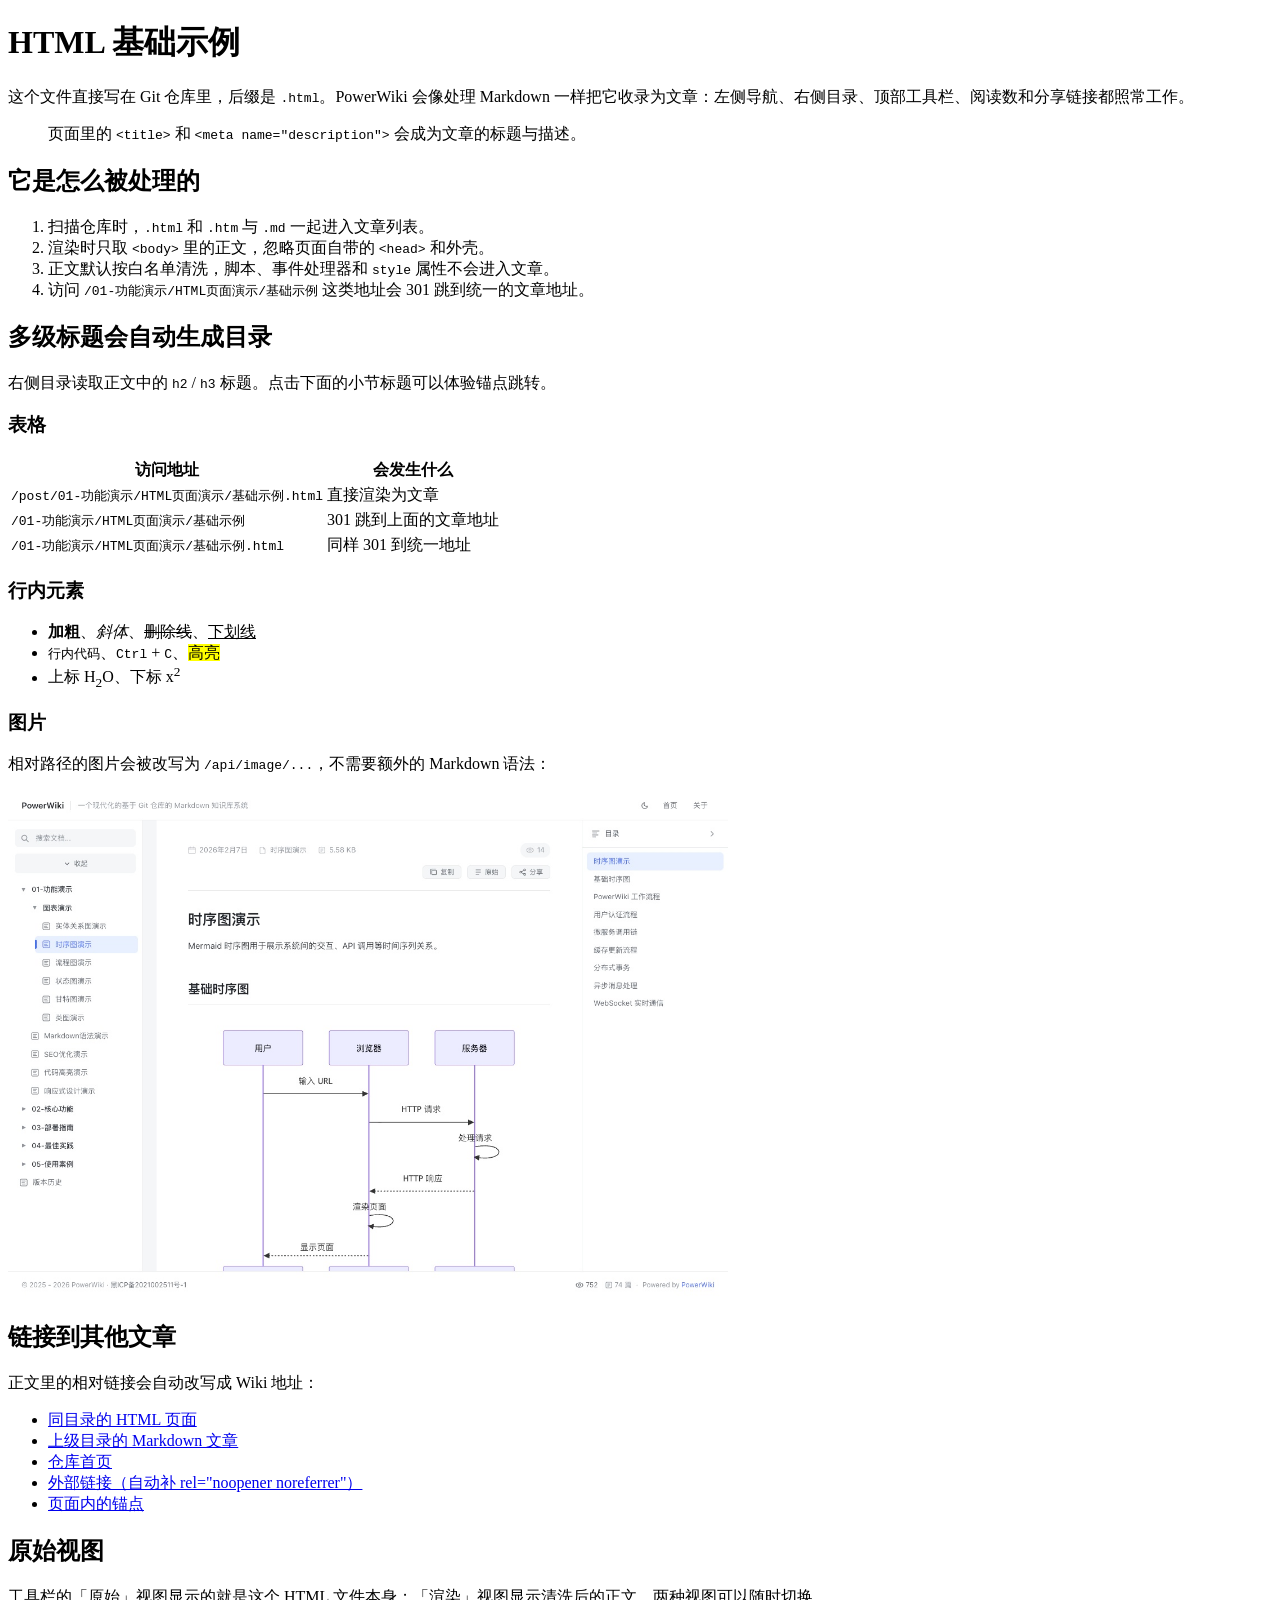
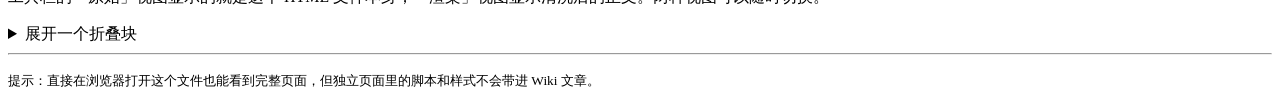
<file: 01-功能演示/HTML页面演示/基础示例.html>
<!DOCTYPE html>
<html lang="zh-CN">
<head>
  <meta charset="UTF-8">
  <title>HTML 基础示例</title>
  <meta name="description" content="PowerWiki 把仓库里的 HTML 文件作为文章渲染：只取正文，共用侧边栏、目录、分享与阅读数。">
  <meta name="keywords" content="PowerWiki, HTML, 文章, 目录">
</head>
<body>
  <h1>HTML 基础示例</h1>

  <p>这个文件直接写在 Git 仓库里，后缀是 <code>.html</code>。PowerWiki 会像处理 Markdown 一样把它收录为文章：左侧导航、右侧目录、顶部工具栏、阅读数和分享链接都照常工作。</p>

  <blockquote>
    <p>页面里的 <code>&lt;title&gt;</code> 和 <code>&lt;meta name="description"&gt;</code> 会成为文章的标题与描述。</p>
  </blockquote>

  <h2 id="how-it-works">它是怎么被处理的</h2>
  <ol>
    <li>扫描仓库时，<code>.html</code> 和 <code>.htm</code> 与 <code>.md</code> 一起进入文章列表。</li>
    <li>渲染时只取 <code>&lt;body&gt;</code> 里的正文，忽略页面自带的 <code>&lt;head&gt;</code> 和外壳。</li>
    <li>正文默认按白名单清洗，脚本、事件处理器和 <code>style</code> 属性不会进入文章。</li>
    <li>访问 <code>/01-功能演示/HTML页面演示/基础示例</code> 这类地址会 301 跳到统一的文章地址。</li>
  </ol>

  <h2 id="headings">多级标题会自动生成目录</h2>
  <p>右侧目录读取正文中的 <code>h2</code> / <code>h3</code> 标题。点击下面的小节标题可以体验锚点跳转。</p>

  <h3 id="table">表格</h3>
  <table>
    <thead>
      <tr>
        <th>访问地址</th>
        <th>会发生什么</th>
      </tr>
    </thead>
    <tbody>
      <tr>
        <td><code>/post/01-功能演示/HTML页面演示/基础示例.html</code></td>
        <td>直接渲染为文章</td>
      </tr>
      <tr>
        <td><code>/01-功能演示/HTML页面演示/基础示例</code></td>
        <td>301 跳到上面的文章地址</td>
      </tr>
      <tr>
        <td><code>/01-功能演示/HTML页面演示/基础示例.html</code></td>
        <td>同样 301 到统一地址</td>
      </tr>
    </tbody>
  </table>

  <h3 id="inline">行内元素</h3>
  <ul>
    <li><strong>加粗</strong>、<em>斜体</em>、<del>删除线</del>、<ins>下划线</ins></li>
    <li><code>行内代码</code>、<kbd>Ctrl</kbd> + <kbd>C</kbd>、<mark>高亮</mark></li>
    <li>上标 H<sub>2</sub>O、下标 x<sup>2</sup></li>
  </ul>

  <h3 id="image">图片</h3>
  <p>相对路径的图片会被改写为 <code>/api/image/...</code>，不需要额外的 Markdown 语法：</p>
  <img src="../../images/mermaid.jpg" alt="PowerWiki 中渲染的 Mermaid 时序图" width="720">

  <h2 id="links">链接到其他文章</h2>
  <p>正文里的相对链接会自动改写成 Wiki 地址：</p>
  <ul>
    <li><a href="相对路径与静态资源.html">同目录的 HTML 页面</a></li>
    <li><a href="../代码高亮演示.md">上级目录的 Markdown 文章</a></li>
    <li><a href="../../README.md">仓库首页</a></li>
    <li><a href="https://github.com/steven-ld/PowerWiki" target="_blank">外部链接（自动补 rel="noopener noreferrer"）</a></li>
    <li><a href="#table">页面内的锚点</a></li>
  </ul>

  <h2 id="raw">原始视图</h2>
  <p>工具栏的「原始」视图显示的就是这个 HTML 文件本身；「渲染」视图显示清洗后的正文。两种视图可以随时切换。</p>

  <details>
    <summary>展开一个折叠块</summary>
    <p><code>details</code> / <code>summary</code> 在白名单里，可以正常使用。</p>
  </details>

  <hr>

  <p><small>提示：直接在浏览器打开这个文件也能看到完整页面，但独立页面里的脚本和样式不会带进 Wiki 文章。</small></p>
</body>
</html>
</file>
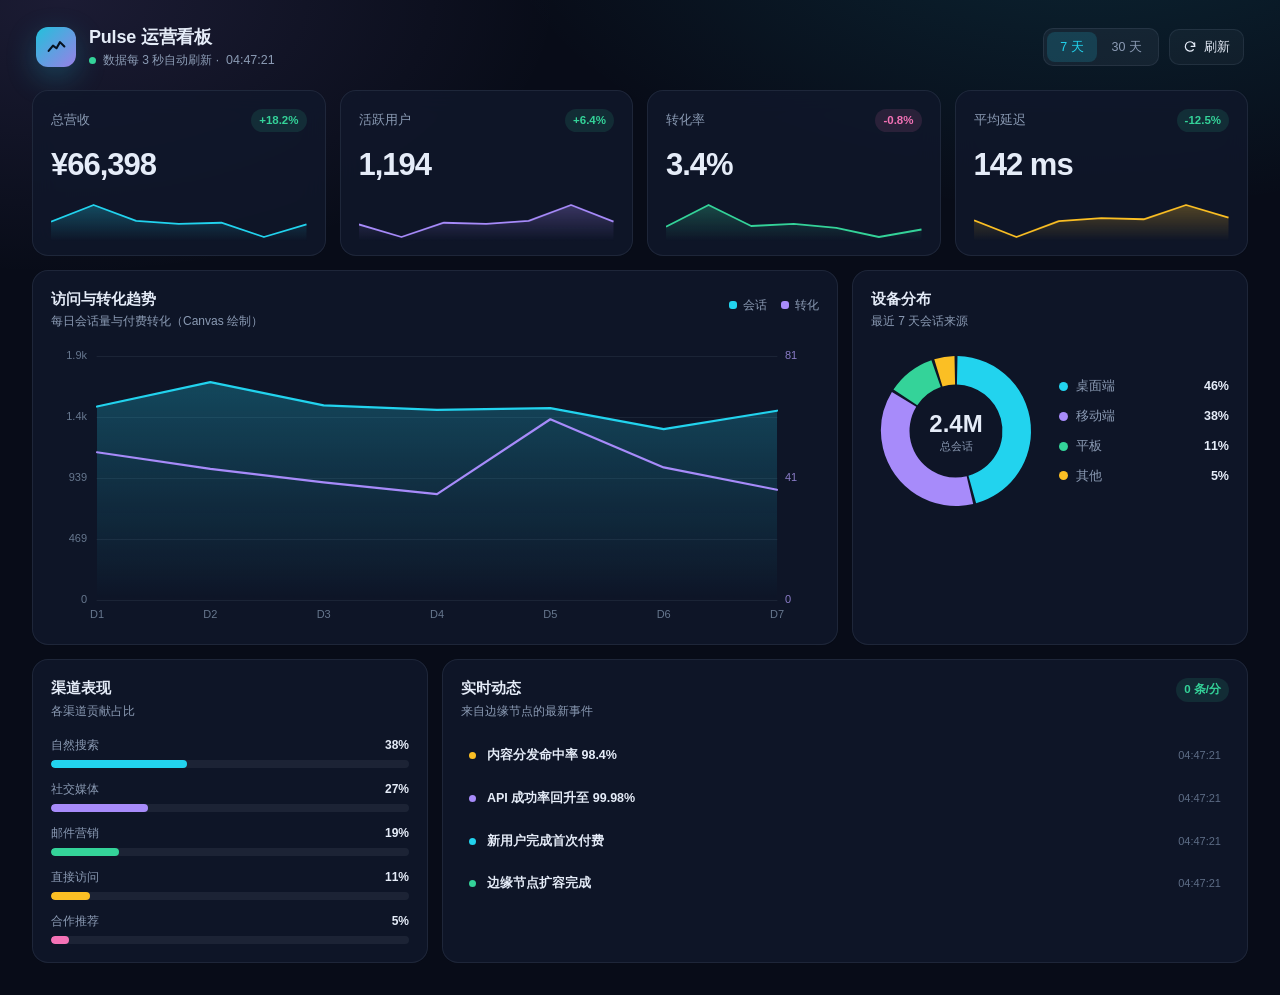
<file: 01-功能演示/HTML页面演示/数据看板.html>
<!DOCTYPE html>
<html lang="zh-CN">
<head>
  <meta charset="UTF-8">
  <meta name="viewport" content="width=device-width, initial-scale=1">
  <title>数据可视化看板 · Pulse</title>
  <meta name="description" content="在 PowerWiki 沙箱中运行的实时数据看板：Canvas 折线图、柱状图、环形图、迷你趋势图与实时刷新。">
  <meta name="powerwiki-render" content="sandbox">
  <style>
    :root {
      --bg: #080c18;
      --panel: rgba(17, 24, 43, 0.82);
      --panel-solid: #111827;
      --line: rgba(148, 163, 184, 0.12);
      --text: #e5ecf8;
      --muted: #8b9bb4;
      --cyan: #22d3ee;
      --violet: #a78bfa;
      --green: #34d399;
      --amber: #fbbf24;
      --pink: #f472b6;
      --radius: 16px;
    }
    * { box-sizing: border-box; margin: 0; padding: 0; }
    body {
      min-height: 100vh; background:
        radial-gradient(1000px 520px at 85% -10%, rgba(34, 211, 238, 0.13), transparent 60%),
        radial-gradient(900px 500px at 5% 0%, rgba(167, 139, 250, 0.12), transparent 55%),
        var(--bg);
      color: var(--text); line-height: 1.5;
      font-family: -apple-system, BlinkMacSystemFont, "Segoe UI", "PingFang SC", "Microsoft YaHei", sans-serif;
      padding: 18px clamp(14px, 3vw, 32px) 32px;
      -webkit-font-smoothing: antialiased;
    }
    .topbar {
      display: flex; flex-wrap: wrap; align-items: center; justify-content: space-between;
      gap: 14px; padding: 6px 4px 20px;
    }
    .title-group { display: flex; align-items: center; gap: 13px; }
    .logo {
      width: 40px; height: 40px; border-radius: 12px; display: grid; place-items: center;
      background: linear-gradient(135deg, rgba(34, 211, 238, .9), rgba(167, 139, 250, .9));
      box-shadow: 0 10px 30px rgba(34, 211, 238, .25);
    }
    .logo svg { width: 21px; height: 21px; }
    h1 { font-size: 18px; letter-spacing: -.2px; }
    .subtitle { font-size: 12px; color: var(--muted); display: flex; align-items: center; gap: 7px; }
    .live-dot { width: 7px; height: 7px; border-radius: 50%; background: var(--green); box-shadow: 0 0 0 0 rgba(52, 211, 153, .45); animation: ping 2s infinite; }
    @keyframes ping {
      0% { box-shadow: 0 0 0 0 rgba(52, 211, 153, .45); }
      70% { box-shadow: 0 0 0 9px rgba(52, 211, 153, 0); }
      100% { box-shadow: 0 0 0 0 rgba(52, 211, 153, 0); }
    }
    .toolbar { display: flex; align-items: center; gap: 10px; flex-wrap: wrap; }
    .segmented {
      display: flex; padding: 3px; gap: 2px; border-radius: 10px;
      background: rgba(148, 163, 184, .08); border: 1px solid var(--line);
    }
    .segmented button {
      border: 0; background: transparent; color: var(--muted); font: inherit; font-size: 12.5px;
      padding: 6px 13px; border-radius: 8px; cursor: pointer; transition: background .2s, color .2s;
    }
    .segmented button.active { background: rgba(34, 211, 238, .16); color: var(--cyan); }
    .icon-btn {
      display: inline-flex; align-items: center; gap: 7px; padding: 8px 13px;
      border-radius: 10px; border: 1px solid var(--line); background: rgba(148, 163, 184, .06);
      color: var(--text); font: inherit; font-size: 12.5px; cursor: pointer; transition: border-color .2s, background .2s;
    }
    .icon-btn:hover { border-color: rgba(34, 211, 238, .4); background: rgba(34, 211, 238, .08); }
    .icon-btn svg { width: 14px; height: 14px; }
    .clock { font-variant-numeric: tabular-nums; font-size: 12.5px; color: var(--muted); }

    .kpis { display: grid; grid-template-columns: repeat(4, 1fr); gap: 14px; margin-bottom: 14px; }
    .kpi {
      position: relative; overflow: hidden; padding: 18px 18px 14px; border-radius: var(--radius);
      background: var(--panel); border: 1px solid var(--line);
      backdrop-filter: blur(12px); transition: transform .25s, border-color .25s;
    }
    .kpi:hover { transform: translateY(-3px); border-color: rgba(34, 211, 238, .28); }
    .kpi-top { display: flex; justify-content: space-between; align-items: center; }
    .kpi-label { font-size: 12.5px; color: var(--muted); }
    .delta { font-size: 11.5px; font-weight: 700; padding: 3px 8px; border-radius: 999px; }
    .delta.up { color: var(--green); background: rgba(52, 211, 153, .12); }
    .delta.down { color: var(--pink); background: rgba(244, 114, 182, .12); }
    .kpi-value { margin-top: 10px; font-size: clamp(24px, 2.6vw, 31px); font-weight: 750; letter-spacing: -1px; font-variant-numeric: tabular-nums; }
    .kpi canvas { display: block; width: 100%; height: 42px; margin-top: 10px; }

    .grid { display: grid; grid-template-columns: repeat(3, 1fr); gap: 14px; }
    .panel {
      background: var(--panel); border: 1px solid var(--line); border-radius: var(--radius);
      padding: 18px; backdrop-filter: blur(12px); min-width: 0;
    }
    .panel.wide { grid-column: span 2; }
    .panel-head { display: flex; align-items: flex-start; justify-content: space-between; gap: 12px; margin-bottom: 16px; }
    .panel-head h2 { font-size: 14.5px; font-weight: 650; }
    .panel-head p { font-size: 12px; color: var(--muted); margin-top: 2px; }
    .legend { display: flex; gap: 14px; font-size: 11.5px; color: var(--muted); flex-wrap: wrap; margin-top: 8px; }
    .legend span { display: inline-flex; align-items: center; gap: 6px; }
    .legend i { width: 8px; height: 8px; border-radius: 3px; }
    .chart-wrap { position: relative; }
    .chart-wrap canvas { display: block; width: 100%; height: 280px; }
    .chart-wrap.compact canvas { height: 200px; }
    .tooltip {
      position: absolute; pointer-events: none; opacity: 0; transform: translate(-50%, -110%);
      background: #0b1222; border: 1px solid rgba(34, 211, 238, .35); border-radius: 10px;
      padding: 9px 12px; font-size: 12px; white-space: nowrap; transition: opacity .12s; z-index: 5;
      box-shadow: 0 10px 26px rgba(0, 0, 0, .45);
    }
    .tooltip b { color: var(--cyan); font-variant-numeric: tabular-nums; }
    .tooltip span { color: var(--muted); display: block; font-size: 11px; }

    .donut-wrap { display: flex; align-items: center; gap: 18px; flex-wrap: wrap; justify-content: center; }
    .donut-wrap canvas { width: 170px; height: 170px; flex: none; }
    .donut-legend { display: grid; gap: 11px; font-size: 12.5px; min-width: 130px; flex: 1; }
    .donut-legend div { display: flex; align-items: center; justify-content: space-between; gap: 10px; color: var(--muted); }
    .donut-legend span { display: inline-flex; align-items: center; gap: 8px; }
    .donut-legend i { width: 9px; height: 9px; border-radius: 50%; }
    .donut-legend b { color: var(--text); font-variant-numeric: tabular-nums; }

    .feed { display: grid; gap: 4px; }
    .feed-item {
      display: flex; gap: 11px; align-items: flex-start; padding: 10px 8px; border-radius: 10px;
      font-size: 12.5px; color: var(--muted); transition: background .2s; animation: slideIn .4s ease both;
    }
    .feed-item:hover { background: rgba(148, 163, 184, .06); }
    .feed-item time { font-size: 11px; color: #5d6d86; flex: none; padding-top: 1px; font-variant-numeric: tabular-nums; }
    .feed-item b { color: var(--text); font-weight: 600; }
    .feed-dot { width: 7px; height: 7px; border-radius: 50%; margin-top: 6px; flex: none; }
    @keyframes slideIn { from { opacity: 0; transform: translateY(-6px); } to { opacity: 1; transform: none; } }

    .bar-list { display: grid; gap: 12px; margin-top: 4px; }
    .bar-row { font-size: 12px; color: var(--muted); }
    .bar-row .bar-top { display: flex; justify-content: space-between; margin-bottom: 6px; }
    .bar-row b { color: var(--text); font-variant-numeric: tabular-nums; }
    .bar-track { height: 8px; border-radius: 999px; background: rgba(148, 163, 184, .1); overflow: hidden; }
    .bar-fill { height: 100%; border-radius: 999px; width: 0; transition: width 1s cubic-bezier(.22, 1, .36, 1); }

    .toast {
      position: fixed; left: 50%; bottom: 24px; transform: translate(-50%, 18px);
      background: #0b1222; border: 1px solid rgba(34, 211, 238, .3); color: var(--text);
      padding: 11px 18px; border-radius: 11px; font-size: 12.5px; z-index: 30;
      opacity: 0; pointer-events: none; transition: opacity .25s, transform .25s;
    }
    .toast.show { opacity: 1; transform: translate(-50%, 0); }

    @media (max-width: 1080px) {
      .kpis { grid-template-columns: repeat(2, 1fr); }
      .grid { grid-template-columns: 1fr 1fr; }
      .panel.wide { grid-column: span 2; }
    }
    @media (max-width: 680px) {
      .kpis, .grid { grid-template-columns: 1fr; }
      .panel.wide { grid-column: auto; }
      .chart-wrap canvas { height: 220px; }
      .toolbar { width: 100%; justify-content: space-between; }
    }
    @media (prefers-reduced-motion: reduce) {
      *, *::before, *::after { animation-duration: .001s !important; transition-duration: .001s !important; }
    }
  </style>
</head>
<body>
  <header class="topbar">
    <div class="title-group">
      <span class="logo">
        <svg viewBox="0 0 24 24" fill="none" stroke="#06121f" stroke-width="2.4" stroke-linecap="round" stroke-linejoin="round">
          <path d="M3 17l5-6 4 3 4-7 5 5"/>
        </svg>
      </span>
      <div>
        <h1>Pulse 运营看板</h1>
        <div class="subtitle"><span class="live-dot"></span>数据每 3 秒自动刷新 · <span class="clock" id="clock">--:--:--</span></div>
      </div>
    </div>
    <div class="toolbar">
      <div class="segmented" id="range" role="group" aria-label="时间范围">
        <button class="active" data-range="7">7 天</button>
        <button data-range="30">30 天</button>
      </div>
      <button class="icon-btn" id="refresh" title="立即刷新">
        <svg viewBox="0 0 24 24" fill="none" stroke="currentColor" stroke-width="2" stroke-linecap="round"><path d="M20 11a8 8 0 10-2.3 5.7"/><path d="M20 5v6h-6"/></svg>
        刷新
      </button>
    </div>
  </header>

  <section class="kpis">
    <article class="kpi">
      <div class="kpi-top"><span class="kpi-label">总营收</span><span class="delta up">+18.2%</span></div>
      <div class="kpi-value" data-kpi="revenue">¥0</div>
      <canvas id="spark-revenue" aria-label="营收趋势"></canvas>
    </article>
    <article class="kpi">
      <div class="kpi-top"><span class="kpi-label">活跃用户</span><span class="delta up">+6.4%</span></div>
      <div class="kpi-value" data-kpi="users">0</div>
      <canvas id="spark-users" aria-label="用户趋势"></canvas>
    </article>
    <article class="kpi">
      <div class="kpi-top"><span class="kpi-label">转化率</span><span class="delta down">-0.8%</span></div>
      <div class="kpi-value" data-kpi="conversion">0%</div>
      <canvas id="spark-conversion" aria-label="转化率趋势"></canvas>
    </article>
    <article class="kpi">
      <div class="kpi-top"><span class="kpi-label">平均延迟</span><span class="delta up">-12.5%</span></div>
      <div class="kpi-value" data-kpi="latency">0 ms</div>
      <canvas id="spark-latency" aria-label="延迟趋势"></canvas>
    </article>
  </section>

  <section class="grid">
    <article class="panel wide">
      <div class="panel-head">
        <div>
          <h2>访问与转化趋势</h2>
          <p>每日会话量与付费转化（Canvas 绘制）</p>
        </div>
        <div class="legend">
          <span><i style="background:var(--cyan)"></i>会话</span>
          <span><i style="background:var(--violet)"></i>转化</span>
        </div>
      </div>
      <div class="chart-wrap" id="trend-wrap">
        <canvas id="trend" aria-label="访问与转化趋势图"></canvas>
        <div class="tooltip" id="tooltip"></div>
      </div>
    </article>

    <article class="panel">
      <div class="panel-head">
        <div>
          <h2>设备分布</h2>
          <p>最近 7 天会话来源</p>
        </div>
      </div>
      <div class="donut-wrap">
        <canvas id="donut" aria-label="设备分布环形图"></canvas>
        <div class="donut-legend" id="donut-legend"></div>
      </div>
    </article>

    <article class="panel">
      <div class="panel-head">
        <div>
          <h2>渠道表现</h2>
          <p>各渠道贡献占比</p>
        </div>
      </div>
      <div class="bar-list" id="bars"></div>
    </article>

    <article class="panel wide">
      <div class="panel-head">
        <div>
          <h2>实时动态</h2>
          <p>来自边缘节点的最新事件</p>
        </div>
        <span class="delta up" id="event-count">0 条/分</span>
      </div>
      <div class="feed" id="feed"></div>
    </article>
  </section>

  <div class="toast" id="toast"></div>

  <script>
    (function () {
      var reduceMotion = window.matchMedia && window.matchMedia('(prefers-reduced-motion: reduce)').matches;
      var state = { range: 7, series: [] };

      function rand(min, max) { return min + Math.random() * (max - min); }
      function clamp(value, min, max) { return Math.min(max, Math.max(min, value)); }

      // 生成一条平滑但有波动的序列
      function makeSeries(length, base, spread, drift) {
        var values = [], value = base;
        for (var i = 0; i < length; i++) {
          value = clamp(value + rand(-spread, spread) + (drift || 0), base * 0.35, base * 1.9);
          values.push(value);
        }
        return values;
      }

      function buildData(range) {
        var length = range;
        var sessions = makeSeries(length, 1400, 260, 18);
        var converted = sessions.map(function (value) { return value * rand(0.024, 0.041); });
        return { sessions: sessions, converted: converted };
      }
      state.series = buildData(state.range);

      // Canvas 高分屏适配
      function fitCanvas(canvas) {
        var rect = canvas.getBoundingClientRect();
        var dpr = Math.min(window.devicePixelRatio || 1, 2);
        var width = Math.max(1, Math.round(rect.width * dpr));
        var height = Math.max(1, Math.round(rect.height * dpr));
        if (canvas.width !== width || canvas.height !== height) {
          canvas.width = width;
          canvas.height = height;
        }
        var ctx = canvas.getContext('2d');
        ctx.setTransform(dpr, 0, 0, dpr, 0, 0);
        return { ctx: ctx, width: rect.width, height: rect.height };
      }

      function roundRect(ctx, x, y, w, h, r) {
        r = Math.min(r, w / 2, h / 2);
        ctx.beginPath();
        ctx.moveTo(x + r, y);
        ctx.arcTo(x + w, y, x + w, y + h, r);
        ctx.arcTo(x + w, y + h, x, y + h, r);
        ctx.arcTo(x, y + h, x, y, r);
        ctx.arcTo(x, y, x + w, y, r);
        ctx.closePath();
      }

      // ---------- 迷你趋势图 ----------
      function drawSparkline(canvas, values, color) {
        if (!canvas || !canvas.getContext) return;
        var fitted = fitCanvas(canvas);
        var ctx = fitted.ctx, width = fitted.width, height = fitted.height;
        ctx.clearRect(0, 0, width, height);
        if (!values.length) return;
        var min = Math.min.apply(null, values), max = Math.max.apply(null, values);
        var span = max - min || 1;
        var stepX = width / Math.max(1, values.length - 1);
        function point(i) {
          return [i * stepX, height - 4 - ((values[i] - min) / span) * (height - 10)];
        }
        var gradient = ctx.createLinearGradient(0, 0, 0, height);
        gradient.addColorStop(0, color + '55');
        gradient.addColorStop(1, color + '00');
        ctx.beginPath();
        ctx.moveTo(0, height);
        values.forEach(function (_, index) {
          var p = point(index);
          ctx.lineTo(p[0], p[1]);
        });
        ctx.lineTo(width, height);
        ctx.closePath();
        ctx.fillStyle = gradient;
        ctx.fill();

        ctx.beginPath();
        values.forEach(function (_, index) {
          var p = point(index);
          if (index === 0) ctx.moveTo(p[0], p[1]);
          else ctx.lineTo(p[0], p[1]);
        });
        ctx.strokeStyle = color;
        ctx.lineWidth = 1.8;
        ctx.lineJoin = 'round';
        ctx.stroke();
      }

      // ---------- 主趋势图 ----------
      var trendCanvas = document.getElementById('trend');
      var trendWrap = document.getElementById('trend-wrap');
      var tooltip = document.getElementById('tooltip');
      var hoverIndex = -1;
      var trendProgress = 1;
      var trendRaf = 0;

      function drawTrend(progress) {
        if (!trendCanvas || !trendCanvas.getContext) return;
        var fitted = fitCanvas(trendCanvas);
        var ctx = fitted.ctx, width = fitted.width, height = fitted.height;
        var pad = { top: 10, right: 42, bottom: 26, left: 46 };
        var plotW = Math.max(1, width - pad.left - pad.right);
        var plotH = Math.max(1, height - pad.top - pad.bottom);
        var data = state.series;
        var values = data.sessions;
        var converted = data.converted;
        ctx.clearRect(0, 0, width, height);

        var max = Math.max.apply(null, values) * 1.12;
        var maxConverted = Math.max.apply(null, converted) * 1.35;
        var min = 0;

        // 网格与 Y 轴
        ctx.font = '11px -apple-system, BlinkMacSystemFont, "Segoe UI", sans-serif';
        ctx.textAlign = 'right';
        ctx.textBaseline = 'middle';
        for (var g = 0; g <= 4; g++) {
          var y = pad.top + (plotH / 4) * g;
          ctx.strokeStyle = 'rgba(148,163,184,0.10)';
          ctx.lineWidth = 1;
          ctx.beginPath();
          ctx.moveTo(pad.left, y + .5);
          ctx.lineTo(width - pad.right, y + .5);
          ctx.stroke();
          var label = Math.round(max - (max / 4) * g);
          ctx.fillStyle = '#67788f';
          ctx.fillText(label >= 1000 ? (label / 1000).toFixed(1) + 'k' : label, pad.left - 10, y);
        }

        function xAt(index) { return pad.left + (plotW / Math.max(1, values.length - 1)) * index; }
        function yAt(value) { return pad.top + plotH - ((value - min) / (max - min)) * plotH; }
        function yAtConverted(value) { return pad.top + plotH - (value / maxConverted) * plotH; }

        // 面积 + 折线（按 progress 截断，实现绘制动画）
        var visible = Math.max(2, Math.ceil(values.length * progress));
        function paintLine(series, color, fill, yFn) {
          var gradient = ctx.createLinearGradient(0, pad.top, 0, pad.top + plotH);
          gradient.addColorStop(0, color + (fill ? '4d' : '00'));
          gradient.addColorStop(1, color + '00');
          ctx.beginPath();
          for (var i = 0; i < visible; i++) {
            var x = xAt(i), y = yFn(series[i]);
            if (i === 0) ctx.moveTo(x, y);
            else ctx.lineTo(x, y);
          }
          if (fill) {
            var lastX = xAt(visible - 1);
            ctx.lineTo(lastX, pad.top + plotH);
            ctx.lineTo(pad.left, pad.top + plotH);
            ctx.closePath();
            ctx.fillStyle = gradient;
            ctx.fill();
            ctx.beginPath();
            for (var j = 0; j < visible; j++) {
              var px = xAt(j), py = yFn(series[j]);
              if (j === 0) ctx.moveTo(px, py);
              else ctx.lineTo(px, py);
            }
          }
          ctx.strokeStyle = color;
          ctx.lineWidth = 2.2;
          ctx.lineJoin = 'round';
          ctx.lineCap = 'round';
          ctx.stroke();
        }
        paintLine(values, '#22d3ee', true, yAt);
        paintLine(converted, '#a78bfa', false, yAtConverted);

        // 右侧坐标轴：转化数
        ctx.textAlign = 'left';
        ctx.textBaseline = 'middle';
        ctx.fillStyle = '#8b7dc8';
        for (var c = 0; c <= 2; c++) {
          var cy = pad.top + (plotH / 2) * c;
          ctx.fillText(Math.round(maxConverted - (maxConverted / 2) * c), width - pad.right + 8, cy);
        }

        // 悬停十字线
        if (hoverIndex >= 0 && hoverIndex < values.length) {
          var hx = xAt(hoverIndex);
          ctx.strokeStyle = 'rgba(34,211,238,0.35)';
          ctx.setLineDash([4, 4]);
          ctx.beginPath();
          ctx.moveTo(hx, pad.top);
          ctx.lineTo(hx, pad.top + plotH);
          ctx.stroke();
          ctx.setLineDash([]);
          [values, converted].forEach(function (series, index) {
            ctx.beginPath();
            ctx.arc(hx, index === 0 ? yAt(series[hoverIndex]) : yAtConverted(series[hoverIndex]), 3.5, 0, Math.PI * 2);
            ctx.fillStyle = index === 0 ? '#22d3ee' : '#a78bfa';
            ctx.fill();
            ctx.strokeStyle = '#080c18';
            ctx.lineWidth = 2;
            ctx.stroke();
          });
        }

        // X 轴标签
        ctx.fillStyle = '#67788f';
        ctx.textAlign = 'center';
        ctx.textBaseline = 'top';
        var labelCount = Math.min(7, values.length);
        for (var k = 0; k < labelCount; k++) {
          var index = Math.round((values.length - 1) * (k / (labelCount - 1)));
          ctx.fillText('D' + (index + 1), xAt(index), pad.top + plotH + 9);
        }
      }

      function animateTrend() {
        cancelAnimationFrame(trendRaf);
        if (reduceMotion) { drawTrend(1); return; }
        var start = performance.now();
        function frame(now) {
          var ratio = Math.min(1, (now - start) / 650);
          var eased = 1 - Math.pow(1 - ratio, 3);
          drawTrend(0.08 + eased * 0.92);
          if (ratio < 1) trendRaf = requestAnimationFrame(frame);
        }
        trendRaf = requestAnimationFrame(frame);
      }

      function moveTooltip() {
        if (hoverIndex < 0 || !state.series.sessions.length) { tooltip.style.opacity = 0; return; }
        var rect = trendCanvas.getBoundingClientRect();
        var padLeft = 46, padRight = 42;
        var plotW = rect.width - padLeft - padRight;
        var x = padLeft + (plotW / Math.max(1, state.series.sessions.length - 1)) * hoverIndex;
        tooltip.style.left = clamp(x, 70, rect.width - 70) + 'px';
        tooltip.style.top = '38px';
        tooltip.style.opacity = 1;
        tooltip.innerHTML = '<b>' + Math.round(state.series.sessions[hoverIndex]).toLocaleString('zh-CN') + '</b> 会话' +
          '<span>转化 ' + Math.round(state.series.converted[hoverIndex]).toLocaleString('zh-CN') + ' · D' + (hoverIndex + 1) + '</span>';
      }

      if (trendCanvas) {
        trendCanvas.addEventListener('pointermove', function (event) {
          var rect = trendCanvas.getBoundingClientRect();
          var padLeft = 46, padRight = 42;
          var plotW = rect.width - padLeft - padRight;
          var ratio = clamp((event.clientX - rect.left - padLeft) / plotW, 0, 1);
          hoverIndex = Math.round(ratio * (state.series.sessions.length - 1));
          drawTrend(1);
          moveTooltip();
        });
        trendCanvas.addEventListener('pointerleave', function () {
          hoverIndex = -1;
          tooltip.style.opacity = 0;
          drawTrend(1);
        });
      }

      // ---------- 环形图 ----------
      function drawDonut(progress) {
        var canvas = document.getElementById('donut');
        if (!canvas || !canvas.getContext) return;
        var fitted = fitCanvas(canvas);
        var ctx = fitted.ctx, width = fitted.width, height = fitted.height;
        ctx.clearRect(0, 0, width, height);
        var cx = width / 2, cy = height / 2;
        var radius = Math.min(width, height) / 2 - 10;
        var inner = radius * 0.62;
        var parts = [
          { label: '桌面端', value: 46, color: '#22d3ee' },
          { label: '移动端', value: 38, color: '#a78bfa' },
          { label: '平板', value: 11, color: '#34d399' },
          { label: '其他', value: 5, color: '#fbbf24' }
        ];
        var total = parts.reduce(function (sum, part) { return sum + part.value; }, 0);
        var angle = -Math.PI / 2;
        parts.forEach(function (part) {
          var sweep = (part.value / total) * Math.PI * 2 * progress;
          ctx.beginPath();
          ctx.arc(cx, cy, radius, angle + 0.02, angle + sweep - 0.02);
          ctx.arc(cx, cy, inner, angle + sweep - 0.02, angle + 0.02, true);
          ctx.closePath();
          ctx.fillStyle = part.color;
          ctx.fill();
          angle += sweep;
        });
        ctx.textAlign = 'center';
        ctx.textBaseline = 'middle';
        ctx.fillStyle = '#e5ecf8';
        ctx.font = '700 24px -apple-system, BlinkMacSystemFont, "Segoe UI", sans-serif';
        ctx.fillText('2.4M', cx, cy - 6);
        ctx.fillStyle = '#8b9bb4';
        ctx.font = '11px -apple-system, BlinkMacSystemFont, "Segoe UI", sans-serif';
        ctx.fillText('总会话', cx, cy + 16);

        var legend = document.getElementById('donut-legend');
        legend.innerHTML = parts.map(function (part) {
          return '<div><span><i style="background:' + part.color + '"></i>' + part.label + '</span><b>' + part.value + '%</b></div>';
        }).join('');
      }

      function animateDonut() {
        if (reduceMotion) { drawDonut(1); return; }
        var start = performance.now();
        function frame(now) {
          var ratio = Math.min(1, (now - start) / 800);
          drawDonut(1 - Math.pow(1 - ratio, 3));
          if (ratio < 1) requestAnimationFrame(frame);
        }
        requestAnimationFrame(frame);
      }

      // ---------- 渠道条形 ----------
      function renderBars() {
        var channels = [
          { name: '自然搜索', value: 38, color: '#22d3ee' },
          { name: '社交媒体', value: 27, color: '#a78bfa' },
          { name: '邮件营销', value: 19, color: '#34d399' },
          { name: '直接访问', value: 11, color: '#fbbf24' },
          { name: '合作推荐', value: 5, color: '#f472b6' }
        ];
        var container = document.getElementById('bars');
        container.innerHTML = channels.map(function (channel) {
          return '<div class="bar-row"><div class="bar-top"><span>' + channel.name + '</span><b>' + channel.value + '%</b></div>' +
            '<div class="bar-track"><div class="bar-fill" style="background:' + channel.color + '" data-width="' + channel.value + '"></div></div></div>';
        }).join('');
        requestAnimationFrame(function () {
          container.querySelectorAll('.bar-fill').forEach(function (bar, index) {
            setTimeout(function () { bar.style.width = bar.getAttribute('data-width') + '%'; }, reduceMotion ? 0 : index * 70);
          });
        });
      }

      // ---------- KPI 数值 ----------
      function animateValue(element, target, formatter, duration) {
        var start = performance.now();
        var total = reduceMotion ? 0 : (duration || 900);
        function frame(now) {
          var ratio = total === 0 ? 1 : Math.min(1, (now - start) / total);
          var eased = 1 - Math.pow(1 - ratio, 3);
          element.textContent = formatter(target * eased);
          if (ratio < 1) requestAnimationFrame(frame);
        }
        requestAnimationFrame(frame);
      }

      function renderKpis(animate) {
        var sessions = state.series.sessions;
        var values = sessions.slice(-12);
        var revenue = sessions.reduce(function (sum, value) { return sum + value * 6.4; }, 0);
        var users = Math.round(sessions[sessions.length - 1] * 0.82);
        var conversion = 3.4;
        var latency = 142;

        var targets = {
          revenue: { target: revenue, format: function (value) { return '¥' + Math.round(value).toLocaleString('zh-CN'); } },
          users: { target: users, format: function (value) { return Math.round(value).toLocaleString('zh-CN'); } },
          conversion: { target: conversion, format: function (value) { return value.toFixed(1) + '%'; } },
          latency: { target: latency, format: function (value) { return Math.round(value) + ' ms'; } }
        };
        Object.keys(targets).forEach(function (key) {
          var element = document.querySelector('[data-kpi="' + key + '"]');
          if (!element) return;
          if (animate) animateValue(element, targets[key].target, targets[key].format);
          else element.textContent = targets[key].format(targets[key].target);
        });

        drawSparkline(document.getElementById('spark-revenue'), values, '#22d3ee');
        drawSparkline(document.getElementById('spark-users'), values.slice().reverse(), '#a78bfa');
        drawSparkline(document.getElementById('spark-conversion'), values.map(function (value, index) { return value * (index % 2 ? 1.02 : 0.98); }), '#34d399');
        drawSparkline(document.getElementById('spark-latency'), values.map(function (value) { return 160 - value / 22; }), '#fbbf24');
      }

      // ---------- 实时动态 ----------
      var feedEvents = [
        ['边缘节点扩容完成', '#34d399'],
        ['新用户完成首次付费', '#22d3ee'],
        ['API 成功率回升至 99.98%', '#a78bfa'],
        ['内容分发命中率 98.4%', '#fbbf24'],
        ['缓存预热任务结束', '#34d399'],
        ['移动端会话增长 12%', '#f472b6'],
        ['索引重建完成', '#22d3ee']
      ];
      var feed = document.getElementById('feed');
      function currentTime() {
        var date = new Date();
        return String(date.getHours()).padStart(2, '0') + ':' + String(date.getMinutes()).padStart(2, '0') + ':' + String(date.getSeconds()).padStart(2, '0');
      }
      function pushEvent(event) {
        var item = document.createElement('div');
        item.className = 'feed-item';
        item.innerHTML = '<span class="feed-dot" style="background:' + event[1] + '"></span>' +
          '<div style="flex:1"><b>' + event[0] + '</b></div><time>' + currentTime() + '</time>';
        feed.prepend(item);
        while (feed.children.length > 6) feed.lastElementChild.remove();
      }
      feedEvents.slice(0, 4).forEach(function (event, index) {
        setTimeout(function () { pushEvent(event); }, reduceMotion ? 0 : index * 120);
      });

      // ---------- 刷新逻辑 ----------
      var tick = 0;
      function refresh(animate) {
        var last = state.series.sessions.slice(-1)[0] || 1200;
        state.series.sessions.push(clamp(last + rand(-220, 260), 600, 2600));
        state.series.converted.push(last * rand(0.02, 0.04));
        state.series.sessions.shift();
        state.series.converted.shift();

        renderKpis(animate);
        if (animate) animateTrend(); else drawTrend(1);
        animateDonut();
        renderBars();
        tick++;
        document.getElementById('event-count').textContent = Math.round(rand(18, 34)) + ' 条/分';
        if (tick % 2 === 0) {
          pushEvent(feedEvents[Math.floor(Math.random() * feedEvents.length)]);
        }
        var clock = document.getElementById('clock');
        clock.textContent = currentTime();
      }

      document.getElementById('refresh').addEventListener('click', function () {
        refresh(true);
        showToast('数据已刷新');
      });

      document.getElementById('range').addEventListener('click', function (event) {
        var button = event.target.closest('button[data-range]');
        if (!button) return;
        this.querySelectorAll('button').forEach(function (item) { item.classList.remove('active'); });
        button.classList.add('active');
        state.range = Number(button.getAttribute('data-range'));
        state.series = buildData(state.range);
        hoverIndex = -1;
        tooltip.style.opacity = 0;
        refresh(false);
        showToast('已切换到最近 ' + state.range + ' 天');
      });

      var toast = document.getElementById('toast');
      var toastTimer;
      function showToast(message) {
        toast.textContent = message;
        toast.classList.add('show');
        clearTimeout(toastTimer);
        toastTimer = setTimeout(function () { toast.classList.remove('show'); }, 1800);
      }

      // 初始化
      renderKpis(true);
      animateTrend();
      animateDonut();
      renderBars();
      document.getElementById('clock').textContent = currentTime();
      setInterval(function () { refresh(true); }, 3000);

      // 尺寸变化重绘
      if ('ResizeObserver' in window) {
        var observer = new ResizeObserver(function () {
          drawTrend(1);
          drawDonut(1);
          renderKpis(false);
        });
        observer.observe(document.body);
      } else {
        window.addEventListener('resize', function () {
          drawTrend(1);
          drawDonut(1);
          renderKpis(false);
        });
      }
    })();
  </script>
</body>
</html>
</file>
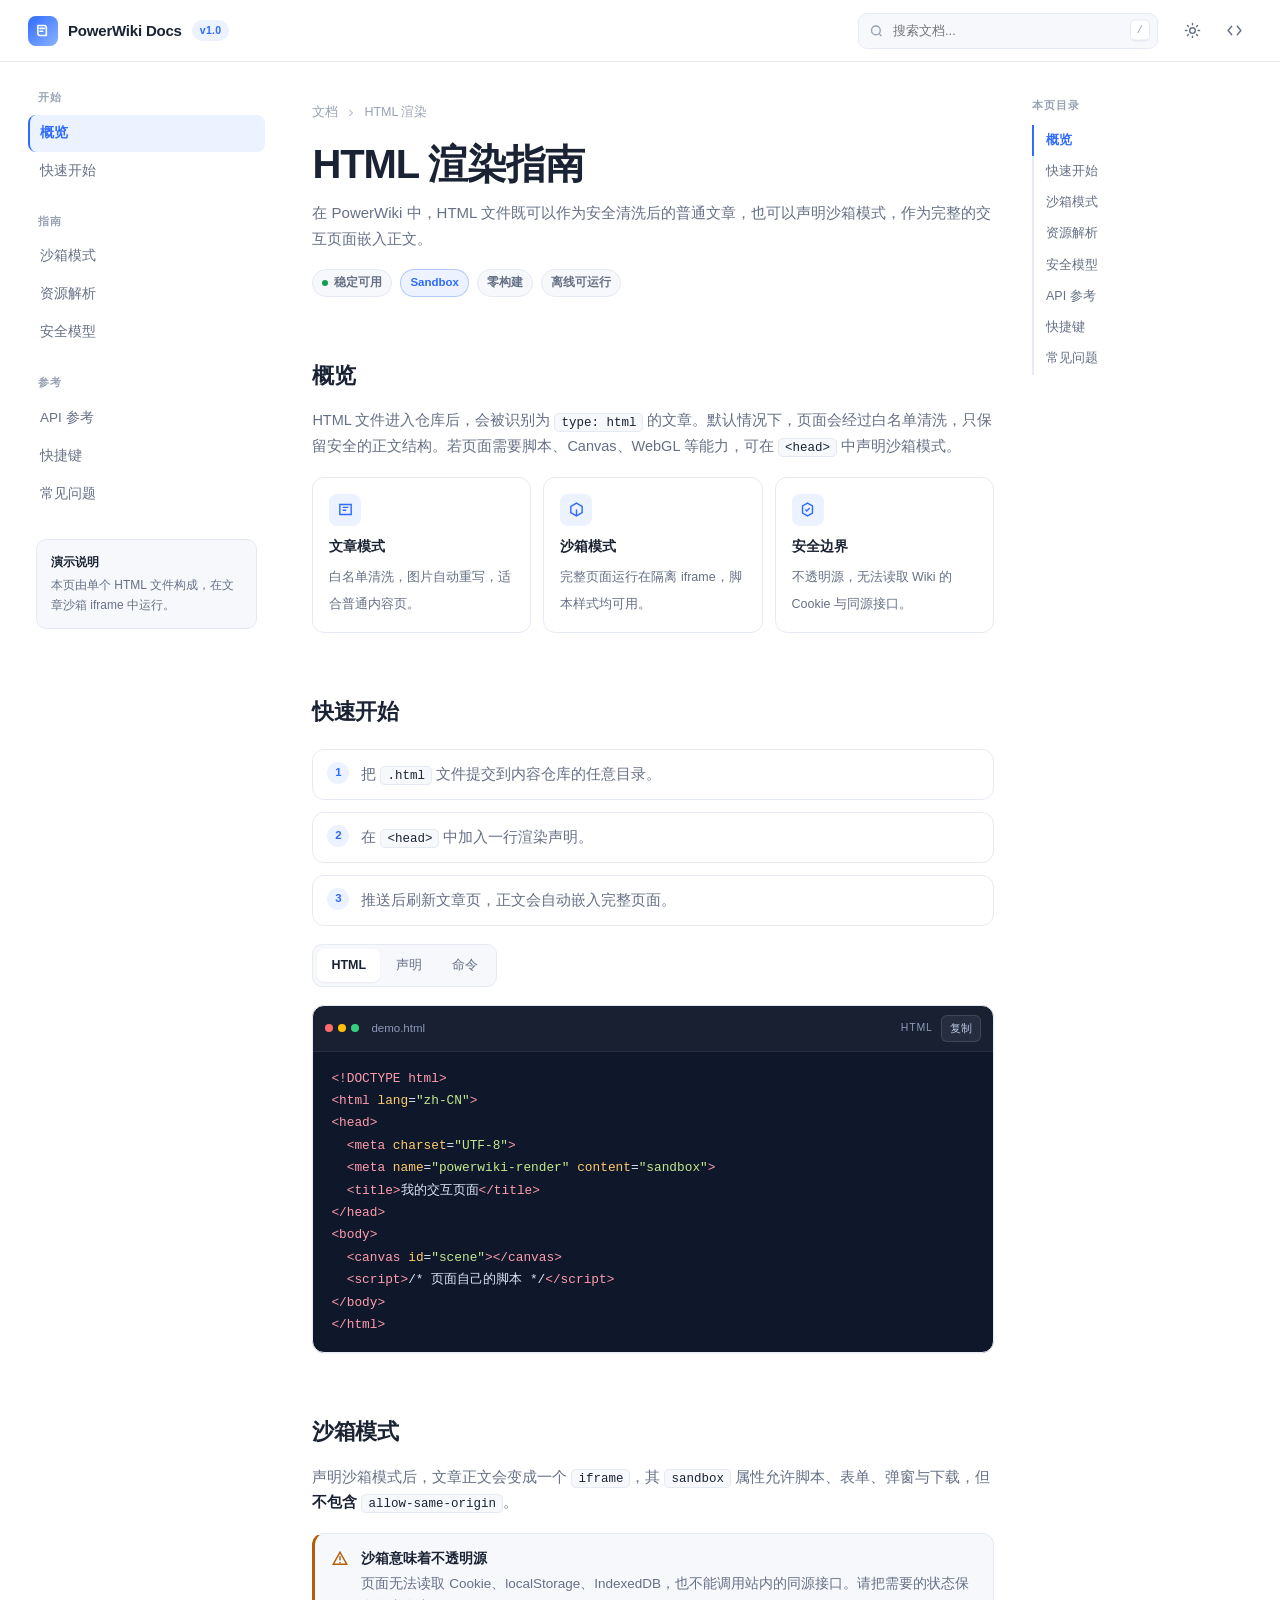
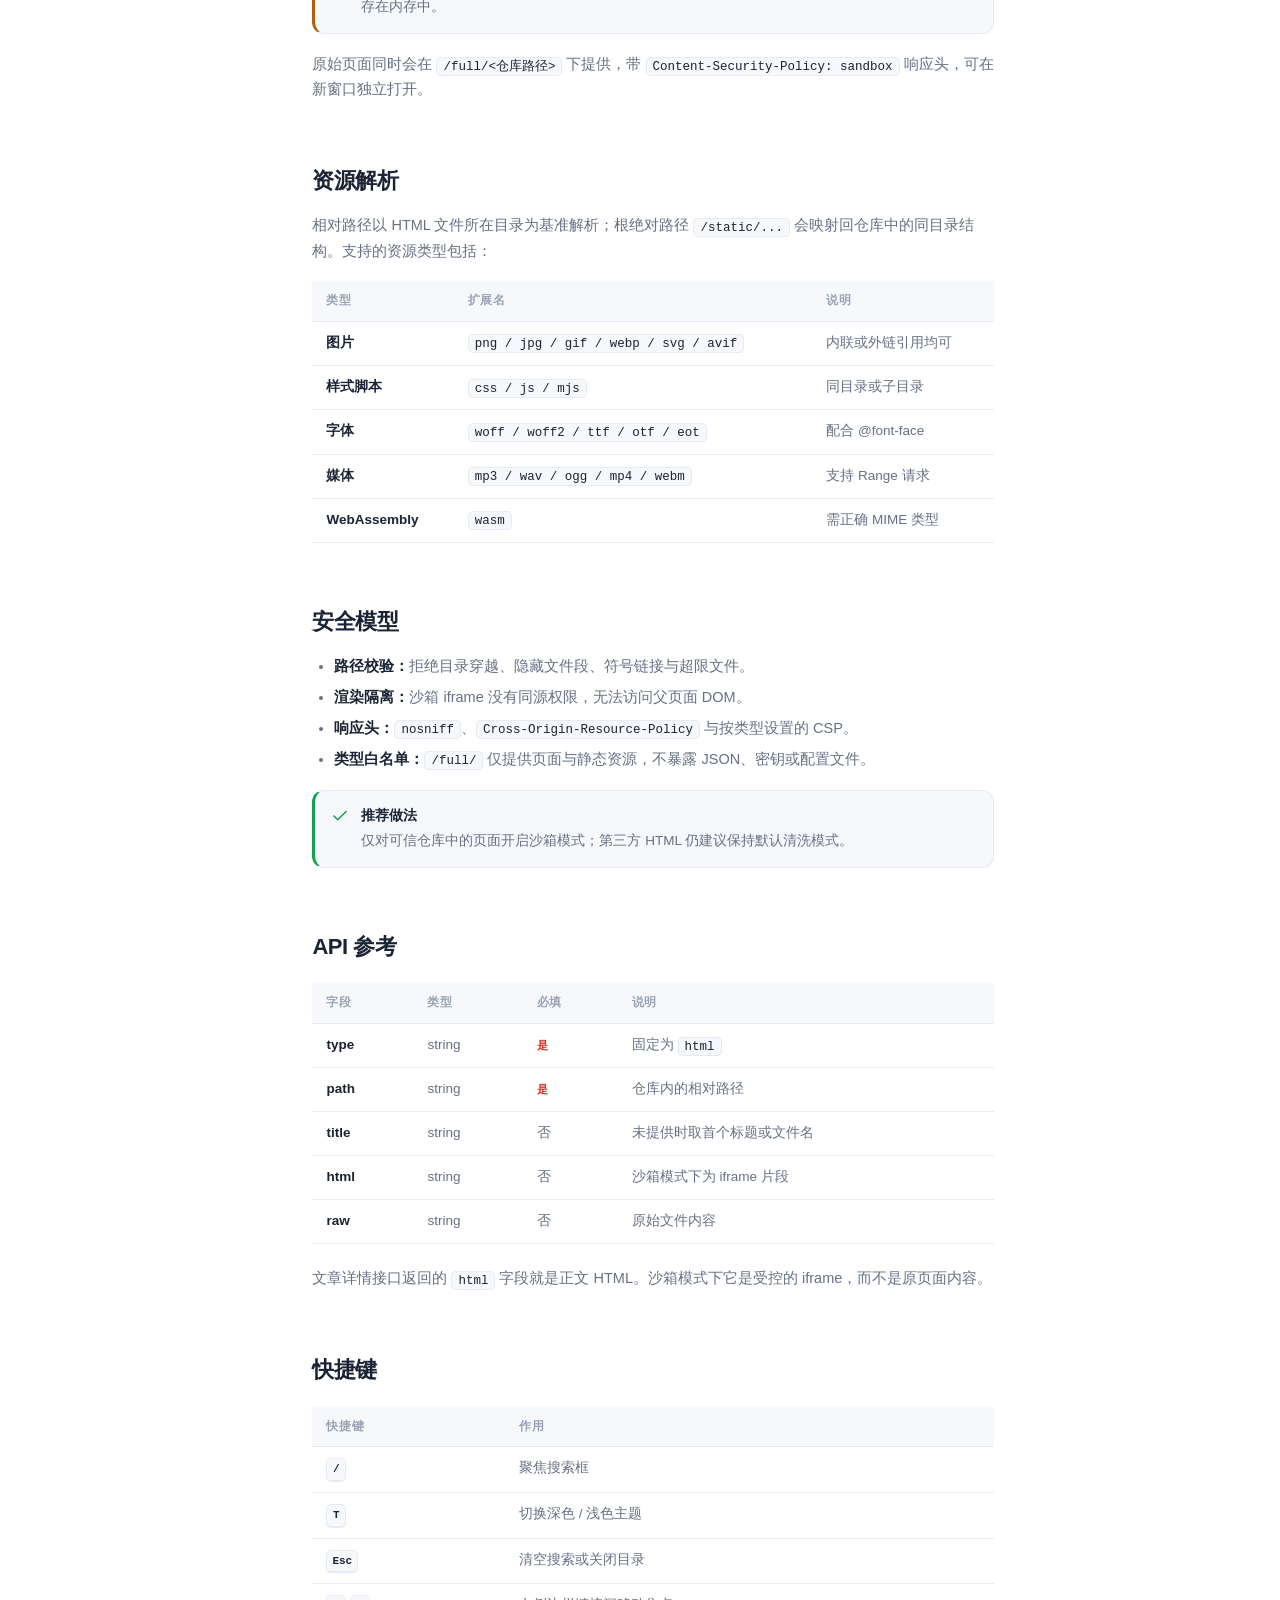
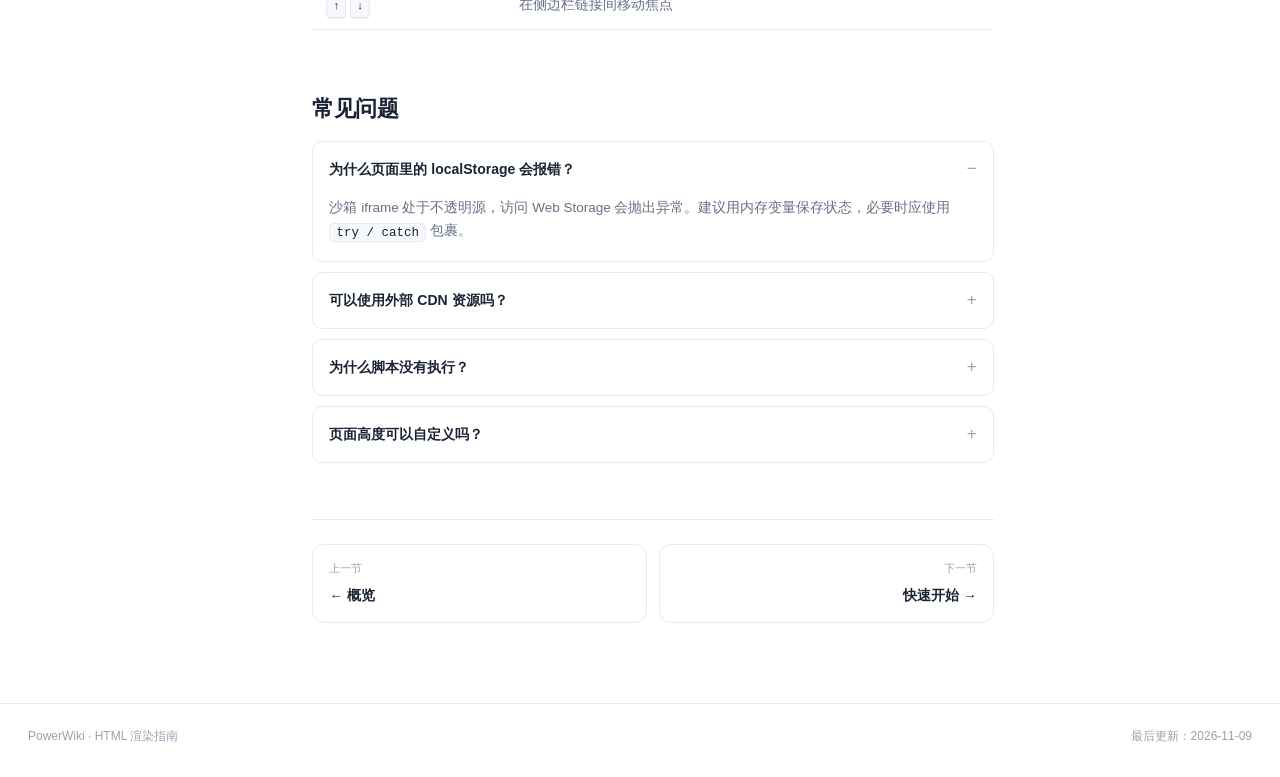
<file: 01-功能演示/HTML页面演示/文档站.html>
<!DOCTYPE html>
<html lang="zh-CN" data-theme="light">
<head>
  <meta charset="UTF-8">
  <meta name="viewport" content="width=device-width, initial-scale=1">
  <title>文档站风格 · PowerWiki HTML 指南</title>
  <meta name="description" content="在 PowerWiki 沙箱中运行的完整文档站：固定侧边栏、滚动目录、主题切换、搜索过滤、标签页与代码复制。">
  <meta name="powerwiki-render" content="sandbox">
  <style>
    :root {
      --bg: #ffffff;
      --bg-soft: #f6f8fc;
      --bg-side: #fbfcfe;
      --text: #1a2333;
      --muted: #667085;
      --faint: #98a2b3;
      --line: #e6eaf2;
      --brand: #2f6bff;
      --brand-soft: rgba(47, 107, 255, .09);
      --code-bg: #0f172a;
      --code-text: #dbe4f5;
      --green: #12a150;
      --amber: #b25e09;
      --red: #d92d20;
      --shadow: 0 1px 2px rgba(16, 24, 40, .05);
      --radius: 12px;
    }
    html[data-theme="dark"] {
      --bg: #0d1117;
      --bg-soft: #121826;
      --bg-side: #0f141f;
      --text: #e6ecf7;
      --muted: #98a4b8;
      --faint: #6b778c;
      --line: #212b3d;
      --brand: #6ea0ff;
      --brand-soft: rgba(110, 160, 255, .12);
      --code-bg: #070b13;
      --code-text: #d7e3f8;
      --green: #3ddc8b;
      --amber: #f0b35e;
      --red: #ff7b72;
      --shadow: 0 1px 2px rgba(0, 0, 0, .4);
    }
    * { box-sizing: border-box; margin: 0; padding: 0; }
    html { scroll-behavior: smooth; }
    body {
      background: var(--bg); color: var(--text); line-height: 1.7;
      font-family: -apple-system, BlinkMacSystemFont, "Segoe UI", "PingFang SC", "Microsoft YaHei", sans-serif;
      -webkit-font-smoothing: antialiased;
      transition: background .25s, color .25s;
    }
    a { color: inherit; text-decoration: none; }
    button { font: inherit; }

    .progress { position: fixed; top: 0; left: 0; height: 2px; width: 0; background: var(--brand); z-index: 60; transition: width .06s linear; }

    .header {
      position: sticky; top: 0; z-index: 50; display: flex; align-items: center; gap: 16px;
      padding: 0 clamp(14px, 3vw, 28px); height: 62px;
      background: color-mix(in srgb, var(--bg) 86%, transparent);
      backdrop-filter: blur(14px); border-bottom: 1px solid var(--line);
    }
    .brand { display: flex; align-items: center; gap: 10px; font-weight: 750; letter-spacing: -.2px; font-size: 15px; flex: none; }
    .brand-mark {
      width: 30px; height: 30px; border-radius: 8px; display: grid; place-items: center;
      background: linear-gradient(135deg, var(--brand), #8ab4ff); color: #fff;
    }
    .brand-mark svg { width: 17px; height: 17px; }
    .version {
      font-size: 10.5px; font-weight: 700; color: var(--brand); background: var(--brand-soft);
      padding: 2px 8px; border-radius: 999px; letter-spacing: .3px;
    }
    .search {
      position: relative; margin-left: auto; width: min(300px, 34vw);
    }
    .search svg {
      position: absolute; left: 11px; top: 50%; transform: translateY(-50%);
      width: 15px; height: 15px; color: var(--faint); pointer-events: none;
    }
    .search input {
      width: 100%; height: 36px; padding: 0 44px 0 34px; border-radius: 9px;
      border: 1px solid var(--line); background: var(--bg-soft); color: var(--text);
      font: inherit; font-size: 13px; outline: none; transition: border-color .2s, box-shadow .2s;
    }
    .search input:focus { border-color: var(--brand); box-shadow: 0 0 0 3px var(--brand-soft); }
    .search kbd {
      position: absolute; right: 8px; top: 50%; transform: translateY(-50%);
      font-size: 10.5px; color: var(--faint); border: 1px solid var(--line); border-bottom-width: 2px;
      border-radius: 5px; padding: 1px 5px; background: var(--bg); pointer-events: none;
    }
    .header-actions { display: flex; align-items: center; gap: 6px; flex: none; }
    .icon-button {
      width: 36px; height: 36px; display: grid; place-items: center; border-radius: 9px;
      border: 1px solid transparent; background: transparent; color: var(--muted); cursor: pointer;
      transition: background .2s, color .2s;
    }
    .icon-button:hover { background: var(--bg-soft); color: var(--text); }
    .icon-button svg { width: 17px; height: 17px; }
    .menu-button { display: none; }

    .layout {
      display: grid; grid-template-columns: 246px minmax(0, 1fr) 220px;
      gap: clamp(18px, 3vw, 44px); max-width: 1360px; margin: 0 auto;
      padding: 0 clamp(14px, 3vw, 28px);
    }
    .sidebar {
      position: sticky; top: 62px; align-self: start; max-height: calc(100vh - 62px);
      overflow-y: auto; padding: 26px 8px 40px 0; border-right: 1px solid transparent;
    }
    .nav-group { margin-bottom: 22px; }
    .nav-group h4 {
      font-size: 11px; letter-spacing: .9px; text-transform: uppercase;
      color: var(--faint); font-weight: 700; margin: 0 10px 8px;
    }
    .nav-link {
      display: flex; align-items: center; gap: 8px; padding: 7px 10px; border-radius: 8px;
      font-size: 13.5px; color: var(--muted); transition: background .18s, color .18s;
      border-left: 2px solid transparent; margin-bottom: 1px;
    }
    .nav-link:hover { color: var(--text); background: var(--bg-soft); }
    .nav-link.active { color: var(--brand); background: var(--brand-soft); font-weight: 600; border-left-color: var(--brand); }
    .nav-link.hide { display: none; }
    .nav-group.hide { display: none; }
    .search-status { font-size: 11.5px; color: var(--faint); padding: 0 10px 10px; }
    .sidebar-note {
      margin: 26px 8px 0; padding: 12px 14px; border-radius: 10px;
      background: var(--bg-soft); border: 1px solid var(--line); font-size: 12px; color: var(--muted);
    }
    .sidebar-note b { color: var(--text); display: block; margin-bottom: 3px; }

    main { min-width: 0; padding: 40px 0 80px; }
    .crumbs { display: flex; align-items: center; gap: 7px; font-size: 12.5px; color: var(--faint); margin-bottom: 18px; }
    .crumbs a:hover { color: var(--brand); }
    .crumbs svg { width: 12px; height: 12px; }
    .page-head h1 { font-size: clamp(28px, 3.6vw, 40px); letter-spacing: -1.1px; line-height: 1.18; font-weight: 800; }
    .lead { color: var(--muted); font-size: 15px; margin-top: 12px; max-width: 700px; }
    .badges { display: flex; flex-wrap: wrap; gap: 8px; margin-top: 18px; }
    .badge {
      display: inline-flex; align-items: center; gap: 6px; font-size: 11.5px; font-weight: 650;
      padding: 3px 9px; border-radius: 999px; border: 1px solid var(--line); color: var(--muted); background: var(--bg-soft);
    }
    .badge i { width: 6px; height: 6px; border-radius: 50%; background: var(--green); }
    .badge.blue { color: var(--brand); border-color: color-mix(in srgb, var(--brand) 30%, transparent); background: var(--brand-soft); }

    h2 {
      font-size: 22px; letter-spacing: -.5px; margin: 54px 0 14px; padding-top: 6px;
      scroll-margin-top: 84px; font-weight: 750;
    }
    h2 .anchor { color: var(--faint); font-weight: 400; opacity: 0; margin-left: 6px; transition: opacity .15s; }
    h2:hover .anchor { opacity: 1; }
    h3 { font-size: 16px; margin: 28px 0 10px; scroll-margin-top: 84px; }
    p { margin-bottom: 14px; color: var(--muted); font-size: 14.5px; }
    p strong, li strong { color: var(--text); font-weight: 650; }
    ul, ol { margin: 0 0 16px 22px; color: var(--muted); font-size: 14.5px; }
    li { margin-bottom: 6px; }
    code.inline {
      font-family: "SF Mono", Monaco, Menlo, Consolas, monospace; font-size: 12.5px;
      background: var(--bg-soft); border: 1px solid var(--line); border-radius: 5px;
      padding: 1.5px 6px; color: var(--text);
    }

    .callout {
      display: flex; gap: 12px; padding: 14px 16px; border-radius: var(--radius);
      border: 1px solid var(--line); background: var(--bg-soft); margin: 18px 0; font-size: 13.5px;
    }
    .callout-icon { flex: none; width: 18px; height: 18px; margin-top: 2px; }
    .callout p { margin: 0; font-size: 13.5px; }
    .callout b { display: block; margin-bottom: 2px; color: var(--text); }
    .callout.info { border-left: 3px solid var(--brand); }
    .callout.info .callout-icon { color: var(--brand); }
    .callout.warn { border-left: 3px solid var(--amber); }
    .callout.warn .callout-icon { color: var(--amber); }
    .callout.ok { border-left: 3px solid var(--green); }
    .callout.ok .callout-icon { color: var(--green); }

    .code-card {
      margin: 18px 0 22px; border-radius: var(--radius); overflow: hidden;
      border: 1px solid var(--line); background: var(--code-bg); box-shadow: var(--shadow);
    }
    .code-head {
      display: flex; align-items: center; gap: 8px; padding: 9px 12px;
      background: rgba(255, 255, 255, .04); border-bottom: 1px solid rgba(255, 255, 255, .07);
      font-size: 11.5px; color: #8b9ab8;
    }
    .code-dots { display: flex; gap: 5px; margin-right: 4px; }
    .code-dots i { width: 8px; height: 8px; border-radius: 50%; background: #3a465f; }
    .code-dots i:first-child { background: #ff6b6b; }
    .code-dots i:nth-child(2) { background: #ffc107; }
    .code-dots i:nth-child(3) { background: #35d07f; }
    .code-lang { margin-left: auto; text-transform: uppercase; letter-spacing: .8px; font-size: 10.5px; }
    .copy-button {
      display: inline-flex; align-items: center; gap: 5px; border: 1px solid rgba(255, 255, 255, .12);
      background: rgba(255, 255, 255, .06); color: #b9c6e0; border-radius: 6px;
      padding: 3px 8px; cursor: pointer; font-size: 11px; transition: background .2s, color .2s;
    }
    .copy-button:hover { background: rgba(255, 255, 255, .13); color: #fff; }
    .copy-button.done { color: #6ee7a8; border-color: rgba(110, 231, 168, .4); }
    .code-card pre {
      margin: 0; padding: 16px 18px; overflow-x: auto; font-size: 12.8px; line-height: 1.75;
      font-family: "SF Mono", Monaco, Menlo, Consolas, monospace; color: var(--code-text);
    }
    .tok-key { color: #c792ea; }
    .tok-str { color: #c3e88d; }
    .tok-com { color: #5c6a86; font-style: italic; }
    .tok-fn { color: #82aaff; }
    .tok-num { color: #f78c6c; }
    .tok-tag { color: #ff9cac; }
    .tok-attr { color: #ffcb6b; }

    .tabs {
      display: flex; gap: 2px; padding: 4px; border-radius: 10px;
      background: var(--bg-soft); border: 1px solid var(--line); width: fit-content; margin: 16px 0 0;
    }
    .tabs button {
      border: 0; background: transparent; color: var(--muted); cursor: pointer;
      padding: 6px 14px; border-radius: 7px; font-size: 12.5px; transition: background .2s, color .2s;
    }
    .tabs button[aria-selected="true"] { background: var(--bg); color: var(--text); box-shadow: var(--shadow); font-weight: 600; }
    .tab-panel[hidden] { display: none; }

    table { width: 100%; border-collapse: collapse; margin: 18px 0 22px; font-size: 13.5px; }
    th, td { text-align: left; padding: 10px 14px; border-bottom: 1px solid var(--line); vertical-align: top; }
    th { font-size: 11.5px; text-transform: uppercase; letter-spacing: .6px; color: var(--faint); font-weight: 700; background: var(--bg-soft); }
    td { color: var(--muted); }
    td:first-child { color: var(--text); font-weight: 600; white-space: nowrap; }
    tbody tr:hover { background: var(--bg-soft); }
    .req { color: var(--red); font-size: 11px; font-weight: 700; }

    .cards { display: grid; grid-template-columns: repeat(3, 1fr); gap: 12px; margin: 18px 0; }
    .mini-card {
      padding: 16px; border: 1px solid var(--line); border-radius: var(--radius);
      background: var(--bg); transition: border-color .2s, transform .2s, box-shadow .2s;
    }
    .mini-card:hover { border-color: color-mix(in srgb, var(--brand) 40%, transparent); transform: translateY(-2px); box-shadow: var(--shadow); }
    .mini-card .mi { width: 32px; height: 32px; border-radius: 8px; display: grid; place-items: center; background: var(--brand-soft); color: var(--brand); margin-bottom: 10px; }
    .mini-card .mi svg { width: 17px; height: 17px; }
    .mini-card b { font-size: 13.5px; display: block; margin-bottom: 3px; }
    .mini-card span { font-size: 12.5px; color: var(--muted); }

    .steps { list-style: none; margin: 18px 0; padding: 0; counter-reset: step; display: grid; gap: 12px; }
    .steps li {
      position: relative; padding: 12px 16px 12px 48px; border: 1px solid var(--line);
      border-radius: var(--radius); margin: 0; background: var(--bg);
    }
    .steps li::before {
      counter-increment: step; content: counter(step); position: absolute; left: 14px; top: 12px;
      width: 22px; height: 22px; display: grid; place-items: center; border-radius: 50%;
      background: var(--brand-soft); color: var(--brand); font-size: 11.5px; font-weight: 800;
    }
    kbd {
      display: inline-block; min-width: 20px; text-align: center; padding: 1px 5px; font-size: 11px;
      font-family: "SF Mono", Monaco, Menlo, Consolas, monospace; color: var(--text);
      border: 1px solid var(--line); border-bottom-width: 2px; border-radius: 5px; background: var(--bg-soft);
    }
    details {
      border: 1px solid var(--line); border-radius: 10px; padding: 0 16px;
      margin-bottom: 10px; background: var(--bg);
    }
    details summary {
      cursor: pointer; padding: 13px 0; font-size: 14px; font-weight: 600; list-style: none;
      display: flex; align-items: center; justify-content: space-between; gap: 10px;
    }
    details summary::-webkit-details-marker { display: none; }
    details summary::after { content: "+"; color: var(--faint); font-size: 17px; font-weight: 400; }
    details[open] summary::after { content: "−"; }
    details p { font-size: 13.5px; padding-bottom: 4px; }

    .pager {
      display: grid; grid-template-columns: 1fr 1fr; gap: 12px; margin-top: 56px;
      padding-top: 24px; border-top: 1px solid var(--line);
    }
    .pager a {
      padding: 14px 16px; border: 1px solid var(--line); border-radius: var(--radius);
      transition: border-color .2s, background .2s;
    }
    .pager a:hover { border-color: var(--brand); background: var(--brand-soft); }
    .pager small { display: block; font-size: 11px; color: var(--faint); margin-bottom: 3px; }
    .pager b { font-size: 13.5px; }
    .pager .next { text-align: right; }

    .toc { position: sticky; top: 62px; align-self: start; padding: 34px 0; max-height: calc(100vh - 62px); overflow-y: auto; font-size: 12.5px; }
    .toc h4 { font-size: 11px; letter-spacing: .9px; text-transform: uppercase; color: var(--faint); margin-bottom: 10px; }
    .toc a {
      display: block; padding: 5px 0 5px 12px; border-left: 2px solid var(--line);
      color: var(--muted); transition: color .15s, border-color .15s;
    }
    .toc a:hover { color: var(--text); }
    .toc a.active { color: var(--brand); border-left-color: var(--brand); font-weight: 600; }

    footer {
      max-width: 1360px; margin: 0 auto; padding: 22px clamp(14px, 3vw, 28px) 40px;
      border-top: 1px solid var(--line); color: var(--faint); font-size: 12px;
      display: flex; flex-wrap: wrap; gap: 10px; justify-content: space-between;
    }
    .toast {
      position: fixed; left: 50%; bottom: 24px; transform: translate(-50%, 16px);
      background: var(--text); color: var(--bg); padding: 9px 16px; border-radius: 9px;
      font-size: 12.5px; opacity: 0; pointer-events: none; transition: opacity .2s, transform .2s; z-index: 70;
    }
    .toast.show { opacity: 1; transform: translate(-50%, 0); }

    @media (max-width: 1180px) {
      .layout { grid-template-columns: 238px minmax(0, 1fr); }
      .toc { display: none; }
    }
    @media (max-width: 900px) {
      .layout { grid-template-columns: minmax(0, 1fr); }
      .menu-button { display: grid; }
      .sidebar {
        position: fixed; z-index: 45; top: 62px; left: 0; bottom: 0; width: 260px;
        background: var(--bg-side); border-right: 1px solid var(--line);
        padding: 22px 14px 40px; transform: translateX(-102%); transition: transform .25s ease;
        max-height: none;
      }
      body.nav-open .sidebar { transform: none; box-shadow: 0 20px 60px rgba(0, 0, 0, .25); }
      .search { width: auto; flex: 1; max-width: 220px; }
      .cards { grid-template-columns: 1fr; }
      main { padding-top: 28px; }
    }
    @media (max-width: 560px) {
      .brand span.text { display: none; }
      .search { max-width: none; }
      .search kbd { display: none; }
      .pager { grid-template-columns: 1fr; }
      .pager .next { text-align: left; }
      .header { gap: 8px; }
    }
    @media (prefers-reduced-motion: reduce) {
      *, *::before, *::after { animation-duration: .001s !important; transition-duration: .001s !important; }
      html { scroll-behavior: auto; }
    }
  </style>
</head>
<body>
  <div class="progress" id="progress"></div>

  <header class="header">
    <button class="icon-button menu-button" id="menu" aria-label="打开目录">
      <svg viewBox="0 0 24 24" fill="none" stroke="currentColor" stroke-width="2" stroke-linecap="round"><path d="M4 7h16M4 12h16M4 17h16"/></svg>
    </button>
    <a class="brand" href="#overview">
      <span class="brand-mark">
        <svg viewBox="0 0 24 24" fill="none" stroke="currentColor" stroke-width="2.3" stroke-linecap="round" stroke-linejoin="round"><path d="M4 5h9a3 3 0 013 3v11H7a3 3 0 01-3-3z"/><path d="M7 9h6M7 13h4"/></svg>
      </span>
      <span class="text">PowerWiki Docs</span>
      <span class="version">v1.0</span>
    </a>
    <div class="search">
      <svg viewBox="0 0 24 24" fill="none" stroke="currentColor" stroke-width="2.2"><circle cx="11" cy="11" r="7"/><path d="M20 20l-3.5-3.5"/></svg>
      <input type="search" id="search" placeholder="搜索文档..." aria-label="搜索文档">
      <kbd>/</kbd>
    </div>
    <div class="header-actions">
      <button class="icon-button" id="theme" aria-label="切换主题" title="切换深色 / 浅色主题">
        <svg id="theme-icon" viewBox="0 0 24 24" fill="none" stroke="currentColor" stroke-width="2" stroke-linecap="round">
          <circle cx="12" cy="12" r="4"/><path d="M12 2v2M12 20v2M2 12h2M20 12h2M4.9 4.9l1.4 1.4M17.7 17.7l1.4 1.4M19.1 4.9l-1.4 1.4M6.3 17.7l-1.4 1.4"/>
        </svg>
      </button>
      <button class="icon-button" id="source" aria-label="查看源码" title="演示按钮">
        <svg viewBox="0 0 24 24" fill="none" stroke="currentColor" stroke-width="2" stroke-linecap="round" stroke-linejoin="round"><path d="M8 6l-5 6 5 6M16 6l5 6-5 6"/></svg>
      </button>
    </div>
  </header>

  <div class="layout">
    <aside class="sidebar" id="sidebar">
      <div class="search-status" id="search-status" hidden></div>
      <nav id="sidebar-nav">
        <div class="nav-group">
          <h4>开始</h4>
          <a class="nav-link active" href="#overview">概览</a>
          <a class="nav-link" href="#quick-start">快速开始</a>
        </div>
        <div class="nav-group">
          <h4>指南</h4>
          <a class="nav-link" href="#sandbox-mode">沙箱模式</a>
          <a class="nav-link" href="#assets">资源解析</a>
          <a class="nav-link" href="#security">安全模型</a>
        </div>
        <div class="nav-group">
          <h4>参考</h4>
          <a class="nav-link" href="#api">API 参考</a>
          <a class="nav-link" href="#shortcuts">快捷键</a>
          <a class="nav-link" href="#faq">常见问题</a>
        </div>
      </nav>
      <div class="sidebar-note">
        <b>演示说明</b>
        本页由单个 HTML 文件构成，在文章沙箱 iframe 中运行。
      </div>
    </aside>

    <main>
      <div class="crumbs">
        <a href="#overview">文档</a>
        <svg viewBox="0 0 24 24" fill="none" stroke="currentColor" stroke-width="2"><path d="M9 6l6 6-6 6"/></svg>
        <span>HTML 渲染</span>
      </div>

      <div class="page-head">
        <h1>HTML 渲染指南</h1>
        <p class="lead">在 PowerWiki 中，HTML 文件既可以作为安全清洗后的普通文章，也可以声明沙箱模式，作为完整的交互页面嵌入正文。</p>
        <div class="badges">
          <span class="badge"><i></i>稳定可用</span>
          <span class="badge blue">Sandbox</span>
          <span class="badge">零构建</span>
          <span class="badge">离线可运行</span>
        </div>
      </div>

      <h2 id="overview">概览 <a class="anchor" href="#overview" aria-hidden="true">#</a></h2>
      <p>HTML 文件进入仓库后，会被识别为 <code class="inline">type: html</code> 的文章。默认情况下，页面会经过白名单清洗，只保留安全的正文结构。若页面需要脚本、Canvas、WebGL 等能力，可在 <code class="inline">&lt;head&gt;</code> 中声明沙箱模式。</p>
      <div class="cards">
        <div class="mini-card">
          <span class="mi"><svg viewBox="0 0 24 24" fill="none" stroke="currentColor" stroke-width="2"><path d="M4 5h16v14H4z"/><path d="M8 9h8M8 13h5"/></svg></span>
          <b>文章模式</b>
          <span>白名单清洗，图片自动重写，适合普通内容页。</span>
        </div>
        <div class="mini-card">
          <span class="mi"><svg viewBox="0 0 24 24" fill="none" stroke="currentColor" stroke-width="2"><path d="M12 3l8 4.5v9L12 21l-8-4.5v-9z"/><path d="M12 12v9"/></svg></span>
          <b>沙箱模式</b>
          <span>完整页面运行在隔离 iframe，脚本样式均可用。</span>
        </div>
        <div class="mini-card">
          <span class="mi"><svg viewBox="0 0 24 24" fill="none" stroke="currentColor" stroke-width="2"><path d="M12 3l7 4v10l-7 4-7-4V7z"/><path d="M9 12l2 2 4-4"/></svg></span>
          <b>安全边界</b>
          <span>不透明源，无法读取 Wiki 的 Cookie 与同源接口。</span>
        </div>
      </div>

      <h2 id="quick-start">快速开始 <a class="anchor" href="#quick-start" aria-hidden="true">#</a></h2>
      <ol class="steps">
        <li>把 <code class="inline">.html</code> 文件提交到内容仓库的任意目录。</li>
        <li>在 <code class="inline">&lt;head&gt;</code> 中加入一行渲染声明。</li>
        <li>推送后刷新文章页，正文会自动嵌入完整页面。</li>
      </ol>

      <div class="tabs" role="tablist" aria-label="示例语言">
        <button role="tab" aria-selected="true" data-tab="html">HTML</button>
        <button role="tab" aria-selected="false" data-tab="meta">声明</button>
        <button role="tab" aria-selected="false" data-tab="bash">命令</button>
      </div>

      <div class="tab-panel" data-panel="html">
        <div class="code-card">
          <div class="code-head">
            <span class="code-dots"><i></i><i></i><i></i></span>
            <span>demo.html</span>
            <span class="code-lang">html</span>
            <button class="copy-button">复制</button>
          </div>
          <pre><code><span class="tok-tag">&lt;!DOCTYPE html&gt;</span>
<span class="tok-tag">&lt;html</span> <span class="tok-attr">lang</span>=<span class="tok-str">"zh-CN"</span><span class="tok-tag">&gt;</span>
<span class="tok-tag">&lt;head&gt;</span>
  <span class="tok-tag">&lt;meta</span> <span class="tok-attr">charset</span>=<span class="tok-str">"UTF-8"</span><span class="tok-tag">&gt;</span>
  <span class="tok-tag">&lt;meta</span> <span class="tok-attr">name</span>=<span class="tok-str">"powerwiki-render"</span> <span class="tok-attr">content</span>=<span class="tok-str">"sandbox"</span><span class="tok-tag">&gt;</span>
  <span class="tok-tag">&lt;title&gt;</span>我的交互页面<span class="tok-tag">&lt;/title&gt;</span>
<span class="tok-tag">&lt;/head&gt;</span>
<span class="tok-tag">&lt;body&gt;</span>
  <span class="tok-tag">&lt;canvas</span> <span class="tok-attr">id</span>=<span class="tok-str">"scene"</span><span class="tok-tag">&gt;&lt;/canvas&gt;</span>
  <span class="tok-tag">&lt;script&gt;</span>/* 页面自己的脚本 */<span class="tok-tag">&lt;/script&gt;</span>
<span class="tok-tag">&lt;/body&gt;</span>
<span class="tok-tag">&lt;/html&gt;</span></code></pre>
        </div>
      </div>

      <div class="tab-panel" data-panel="meta" hidden>
        <div class="code-card">
          <div class="code-head">
            <span class="code-dots"><i></i><i></i><i></i></span>
            <span>渲染声明</span>
            <span class="code-lang">html</span>
            <button class="copy-button">复制</button>
          </div>
          <pre><code><span class="tok-com">&lt;!-- 推荐写法 --&gt;</span>
<span class="tok-tag">&lt;meta</span> <span class="tok-attr">name</span>=<span class="tok-str">"powerwiki-render"</span> <span class="tok-attr">content</span>=<span class="tok-str">"sandbox"</span><span class="tok-tag">&gt;</span>

<span class="tok-com">&lt;!-- 兼容别名 --&gt;</span>
<span class="tok-tag">&lt;meta</span> <span class="tok-attr">name</span>=<span class="tok-str">"powerwiki-render"</span> <span class="tok-attr">content</span>=<span class="tok-str">"full"</span><span class="tok-tag">&gt;</span></code></pre>
        </div>
      </div>

      <div class="tab-panel" data-panel="bash" hidden>
        <div class="code-card">
          <div class="code-head">
            <span class="code-dots"><i></i><i></i><i></i></span>
            <span>终端</span>
            <span class="code-lang">bash</span>
            <button class="copy-button">复制</button>
          </div>
          <pre><code>git add docs/demo.html
git commit -m <span class="tok-str">"feat: add sandbox demo page"</span>
git push origin main</code></pre>
        </div>
      </div>

      <h2 id="sandbox-mode">沙箱模式 <a class="anchor" href="#sandbox-mode" aria-hidden="true">#</a></h2>
      <p>声明沙箱模式后，文章正文会变成一个 <code class="inline">iframe</code>，其 <code class="inline">sandbox</code> 属性允许脚本、表单、弹窗与下载，但<strong>不包含</strong> <code class="inline">allow-same-origin</code>。</p>
      <div class="callout warn">
        <svg class="callout-icon" viewBox="0 0 24 24" fill="none" stroke="currentColor" stroke-width="2" stroke-linecap="round"><path d="M12 3l9 16H3z"/><path d="M12 9v4M12 16.5v.5"/></svg>
        <div><b>沙箱意味着不透明源</b><p>页面无法读取 Cookie、localStorage、IndexedDB，也不能调用站内的同源接口。请把需要的状态保存在内存中。</p></div>
      </div>
      <p>原始页面同时会在 <code class="inline">/full/&lt;仓库路径&gt;</code> 下提供，带 <code class="inline">Content-Security-Policy: sandbox</code> 响应头，可在新窗口独立打开。</p>

      <h2 id="assets">资源解析 <a class="anchor" href="#assets" aria-hidden="true">#</a></h2>
      <p>相对路径以 HTML 文件所在目录为基准解析；根绝对路径 <code class="inline">/static/...</code> 会映射回仓库中的同目录结构。支持的资源类型包括：</p>
      <table>
        <thead><tr><th>类型</th><th>扩展名</th><th>说明</th></tr></thead>
        <tbody>
          <tr><td>图片</td><td><code class="inline">png / jpg / gif / webp / svg / avif</code></td><td>内联或外链引用均可</td></tr>
          <tr><td>样式脚本</td><td><code class="inline">css / js / mjs</code></td><td>同目录或子目录</td></tr>
          <tr><td>字体</td><td><code class="inline">woff / woff2 / ttf / otf / eot</code></td><td>配合 @font-face</td></tr>
          <tr><td>媒体</td><td><code class="inline">mp3 / wav / ogg / mp4 / webm</code></td><td>支持 Range 请求</td></tr>
          <tr><td>WebAssembly</td><td><code class="inline">wasm</code></td><td>需正确 MIME 类型</td></tr>
        </tbody>
      </table>

      <h2 id="security">安全模型 <a class="anchor" href="#security" aria-hidden="true">#</a></h2>
      <ul>
        <li><strong>路径校验：</strong>拒绝目录穿越、隐藏文件段、符号链接与超限文件。</li>
        <li><strong>渲染隔离：</strong>沙箱 iframe 没有同源权限，无法访问父页面 DOM。</li>
        <li><strong>响应头：</strong><code class="inline">nosniff</code>、<code class="inline">Cross-Origin-Resource-Policy</code> 与按类型设置的 CSP。</li>
        <li><strong>类型白名单：</strong><code class="inline">/full/</code> 仅提供页面与静态资源，不暴露 JSON、密钥或配置文件。</li>
      </ul>
      <div class="callout ok">
        <svg class="callout-icon" viewBox="0 0 24 24" fill="none" stroke="currentColor" stroke-width="2" stroke-linecap="round" stroke-linejoin="round"><path d="M20 6L9 17l-5-5"/></svg>
        <div><b>推荐做法</b><p>仅对可信仓库中的页面开启沙箱模式；第三方 HTML 仍建议保持默认清洗模式。</p></div>
      </div>

      <h2 id="api">API 参考 <a class="anchor" href="#api" aria-hidden="true">#</a></h2>
      <table>
        <thead><tr><th>字段</th><th>类型</th><th>必填</th><th>说明</th></tr></thead>
        <tbody>
          <tr><td>type</td><td>string</td><td><span class="req">是</span></td><td>固定为 <code class="inline">html</code></td></tr>
          <tr><td>path</td><td>string</td><td><span class="req">是</span></td><td>仓库内的相对路径</td></tr>
          <tr><td>title</td><td>string</td><td>否</td><td>未提供时取首个标题或文件名</td></tr>
          <tr><td>html</td><td>string</td><td>否</td><td>沙箱模式下为 iframe 片段</td></tr>
          <tr><td>raw</td><td>string</td><td>否</td><td>原始文件内容</td></tr>
        </tbody>
      </table>
      <p>文章详情接口返回的 <code class="inline">html</code> 字段就是正文 HTML。沙箱模式下它是受控的 iframe，而不是原页面内容。</p>

      <h2 id="shortcuts">快捷键 <a class="anchor" href="#shortcuts" aria-hidden="true">#</a></h2>
      <table>
        <thead><tr><th>快捷键</th><th>作用</th></tr></thead>
        <tbody>
          <tr><td><kbd>/</kbd></td><td>聚焦搜索框</td></tr>
          <tr><td><kbd>T</kbd></td><td>切换深色 / 浅色主题</td></tr>
          <tr><td><kbd>Esc</kbd></td><td>清空搜索或关闭目录</td></tr>
          <tr><td><kbd>↑</kbd> <kbd>↓</kbd></td><td>在侧边栏链接间移动焦点</td></tr>
        </tbody>
      </table>

      <h2 id="faq">常见问题 <a class="anchor" href="#faq" aria-hidden="true">#</a></h2>
      <details open>
        <summary>为什么页面里的 localStorage 会报错？</summary>
        <p>沙箱 iframe 处于不透明源，访问 Web Storage 会抛出异常。建议用内存变量保存状态，必要时应使用 <code class="inline">try / catch</code> 包裹。</p>
      </details>
      <details>
        <summary>可以使用外部 CDN 资源吗？</summary>
        <p>可以，但不推荐。外部资源会让页面离线不可用，也受 CSP 限制。演示页应尽量内联样式与脚本。</p>
      </details>
      <details>
        <summary>为什么脚本没有执行？</summary>
        <p>请确认 <code class="inline">&lt;meta name="powerwiki-render" content="sandbox"&gt;</code> 位于 <code class="inline">&lt;head&gt;</code> 内，并且文件名以 <code class="inline">.html</code> 结尾。</p>
      </details>
      <details>
        <summary>页面高度可以自定义吗？</summary>
        <p>正文 iframe 的高度由 Wiki 主题控制；页面内部超出部分会自然滚动。也可以在新窗口打开完整页面获得全屏体验。</p>
      </details>

      <div class="pager">
        <a href="#overview"><small>上一节</small><b>← 概览</b></a>
        <a class="next" href="#quick-start"><small>下一节</small><b>快速开始 →</b></a>
      </div>
    </main>

    <aside class="toc" aria-label="本页目录">
      <h4>本页目录</h4>
      <a href="#overview">概览</a>
      <a href="#quick-start">快速开始</a>
      <a href="#sandbox-mode">沙箱模式</a>
      <a href="#assets">资源解析</a>
      <a href="#security">安全模型</a>
      <a href="#api">API 参考</a>
      <a href="#shortcuts">快捷键</a>
      <a href="#faq">常见问题</a>
    </aside>
  </div>

  <footer>
    <span>PowerWiki · HTML 渲染指南</span>
    <span>最后更新：2026-11-09</span>
  </footer>

  <div class="toast" id="toast"></div>

  <script>
    (function () {
      var reduceMotion = window.matchMedia && window.matchMedia('(prefers-reduced-motion: reduce)').matches;
      var toast = document.getElementById('toast');
      var toastTimer;
      function showToast(message) {
        toast.textContent = message;
        toast.classList.add('show');
        clearTimeout(toastTimer);
        toastTimer = setTimeout(function () { toast.classList.remove('show'); }, 1800);
      }

      // ---------------- 主题 ----------------
      var root = document.documentElement;
      var themeButton = document.getElementById('theme');
      function setTheme(theme) {
        root.setAttribute('data-theme', theme);
        var dark = theme === 'dark';
        var icon = document.getElementById('theme-icon');
        icon.innerHTML = dark
          ? '<path d="M21 12.8A9 9 0 1111.2 3a7 7 0 009.8 9.8z"/>'
          : '<circle cx="12" cy="12" r="4"/><path d="M12 2v2M12 20v2M2 12h2M20 12h2M4.9 4.9l1.4 1.4M17.7 17.7l1.4 1.4M19.1 4.9l-1.4 1.4M6.3 17.7l-1.4 1.4"/>';
      }
      var initialTheme = window.matchMedia && window.matchMedia('(prefers-color-scheme: dark)').matches ? 'dark' : 'light';
      // 沙箱内访问 localStorage 可能抛错，用 try/catch 保护
      try {
        var saved = window.localStorage && window.localStorage.getItem('pw-demo-theme');
        if (saved === 'dark' || saved === 'light') initialTheme = saved;
      } catch (error) { /* 沙箱无存储权限，忽略 */ }
      setTheme(initialTheme);
      // 沙箱读不到 Wiki 的 data-theme，父页面会通过 postMessage 发送界面偏好。
      window.addEventListener('message', function (event) {
        var payload = event.data;
        if (payload && payload.type === 'powerwiki:context' &&
            (payload.theme === 'dark' || payload.theme === 'light')) {
          setTheme(payload.theme);
        }
      });
      try {
        if (window.parent && window.parent !== window) {
          window.parent.postMessage({ type: 'powerwiki:request-context' }, '*');
        }
      } catch (error) { /* 独立打开时没有父页面，使用系统主题。 */ }
      themeButton.addEventListener('click', function () {
        var next = root.getAttribute('data-theme') === 'dark' ? 'light' : 'dark';
        setTheme(next);
        showToast(next === 'dark' ? '已切换到深色主题' : '已切换到浅色主题');
        try { window.localStorage && window.localStorage.setItem('pw-demo-theme', next); } catch (error) { /* 忽略 */ }
      });

      // ---------------- 阅读进度 ----------------
      var progress = document.getElementById('progress');
      function onScroll() {
        var height = document.documentElement.scrollHeight - window.innerHeight;
        progress.style.width = (height > 0 ? (window.scrollY / height) * 100 : 0) + '%';
        spy();
      }

      // ---------------- 目录高亮 ----------------
      var headings = Array.prototype.slice.call(document.querySelectorAll('main h2[id]'));
      var navLinks = Array.prototype.slice.call(document.querySelectorAll('.nav-link'));
      var tocLinks = Array.prototype.slice.call(document.querySelectorAll('.toc a'));
      function setActive(id) {
        navLinks.forEach(function (link) {
          link.classList.toggle('active', link.getAttribute('href') === '#' + id);
        });
        tocLinks.forEach(function (link) {
          link.classList.toggle('active', link.getAttribute('href') === '#' + id);
        });
      }
      function spy() {
        var current = headings.length ? headings[0].id : '';
        for (var i = 0; i < headings.length; i++) {
          if (headings[i].getBoundingClientRect().top <= 140) current = headings[i].id;
        }
        if (current) setActive(current);
      }
      window.addEventListener('scroll', onScroll, { passive: true });
      onScroll();

      // ---------------- 移动端目录 ----------------
      var menu = document.getElementById('menu');
      menu.addEventListener('click', function () { document.body.classList.toggle('nav-open'); });
      document.getElementById('sidebar').addEventListener('click', function (event) {
        if (event.target.closest('a')) document.body.classList.remove('nav-open');
      });

      // ---------------- 搜索过滤 ----------------
      var search = document.getElementById('search');
      var searchStatus = document.getElementById('search-status');
      var groups = Array.prototype.slice.call(document.querySelectorAll('.nav-group'));
      function filter() {
        var term = search.value.trim().toLowerCase();
        var visible = 0;
        groups.forEach(function (group) {
          var links = Array.prototype.slice.call(group.querySelectorAll('.nav-link'));
          var groupVisible = 0;
          links.forEach(function (link) {
            var match = !term || link.textContent.toLowerCase().indexOf(term) !== -1;
            link.classList.toggle('hide', !match);
            if (match) groupVisible++;
          });
          group.classList.toggle('hide', groupVisible === 0);
          visible += groupVisible;
        });
        if (term) {
          searchStatus.hidden = false;
          searchStatus.textContent = visible ? '找到 ' + visible + ' 个匹配章节' : '没有匹配的章节';
        } else {
          searchStatus.hidden = true;
        }
        return visible;
      }
      search.addEventListener('input', filter);
      search.addEventListener('keydown', function (event) {
        if (event.key === 'Enter') {
          event.preventDefault();
          var first = document.querySelector('.nav-link:not(.hide)');
          if (first && search.value.trim()) {
            document.body.classList.remove('nav-open');
            var target = document.querySelector(first.getAttribute('href'));
            if (target) target.scrollIntoView({ behavior: reduceMotion ? 'auto' : 'smooth', block: 'start' });
          }
        }
        if (event.key === 'Escape') {
          search.value = '';
          filter();
          search.blur();
        }
      });

      // ---------------- 全局快捷键 ----------------
      document.addEventListener('keydown', function (event) {
        var tag = (event.target.tagName || '').toLowerCase();
        var typing = tag === 'input' || tag === 'textarea' || event.target.isContentEditable;
        if (typing) return;
        if (event.key === '/') {
          event.preventDefault();
          search.focus();
        } else if (event.key === 't' || event.key === 'T') {
          themeButton.click();
        } else if (event.key === 'Escape') {
          document.body.classList.remove('nav-open');
        }
      });

      // ---------------- 标签页 ----------------
      var tabs = Array.prototype.slice.call(document.querySelectorAll('.tabs button'));
      tabs.forEach(function (tab) {
        tab.addEventListener('click', function () {
          tabs.forEach(function (item) { item.setAttribute('aria-selected', 'false'); });
          tab.setAttribute('aria-selected', 'true');
          document.querySelectorAll('.tab-panel').forEach(function (panel) {
            panel.hidden = panel.getAttribute('data-panel') !== tab.getAttribute('data-tab');
          });
        });
      });

      // ---------------- 代码复制 ----------------
      document.querySelectorAll('.code-card').forEach(function (card) {
        var button = card.querySelector('.copy-button');
        var code = card.querySelector('pre code');
        if (!button || !code) return;
        button.addEventListener('click', function () {
          var text = code.innerText;
          function done() {
            button.textContent = '已复制';
            button.classList.add('done');
            setTimeout(function () { button.textContent = '复制'; button.classList.remove('done'); }, 1600);
            showToast('代码已复制到剪贴板');
          }
          function fallback() {
            var area = document.createElement('textarea');
            area.value = text;
            area.setAttribute('readonly', '');
            area.style.position = 'fixed';
            area.style.opacity = '0';
            document.body.appendChild(area);
            area.select();
            try {
              var ok = document.execCommand('copy');
              if (ok) done();
              else showToast('复制失败，请手动选择代码');
            } catch (error) {
              showToast('复制失败，请手动选择代码');
            }
            area.remove();
          }
          if (navigator.clipboard && navigator.clipboard.writeText) {
            navigator.clipboard.writeText(text).then(done, fallback);
          } else {
            fallback();
          }
        });
      });

      // ---------------- 演示按钮 ----------------
      document.getElementById('source').addEventListener('click', function () {
        showToast('这只是文档站的演示按钮');
      });
    })();
  </script>
</body>
</html>
</file>
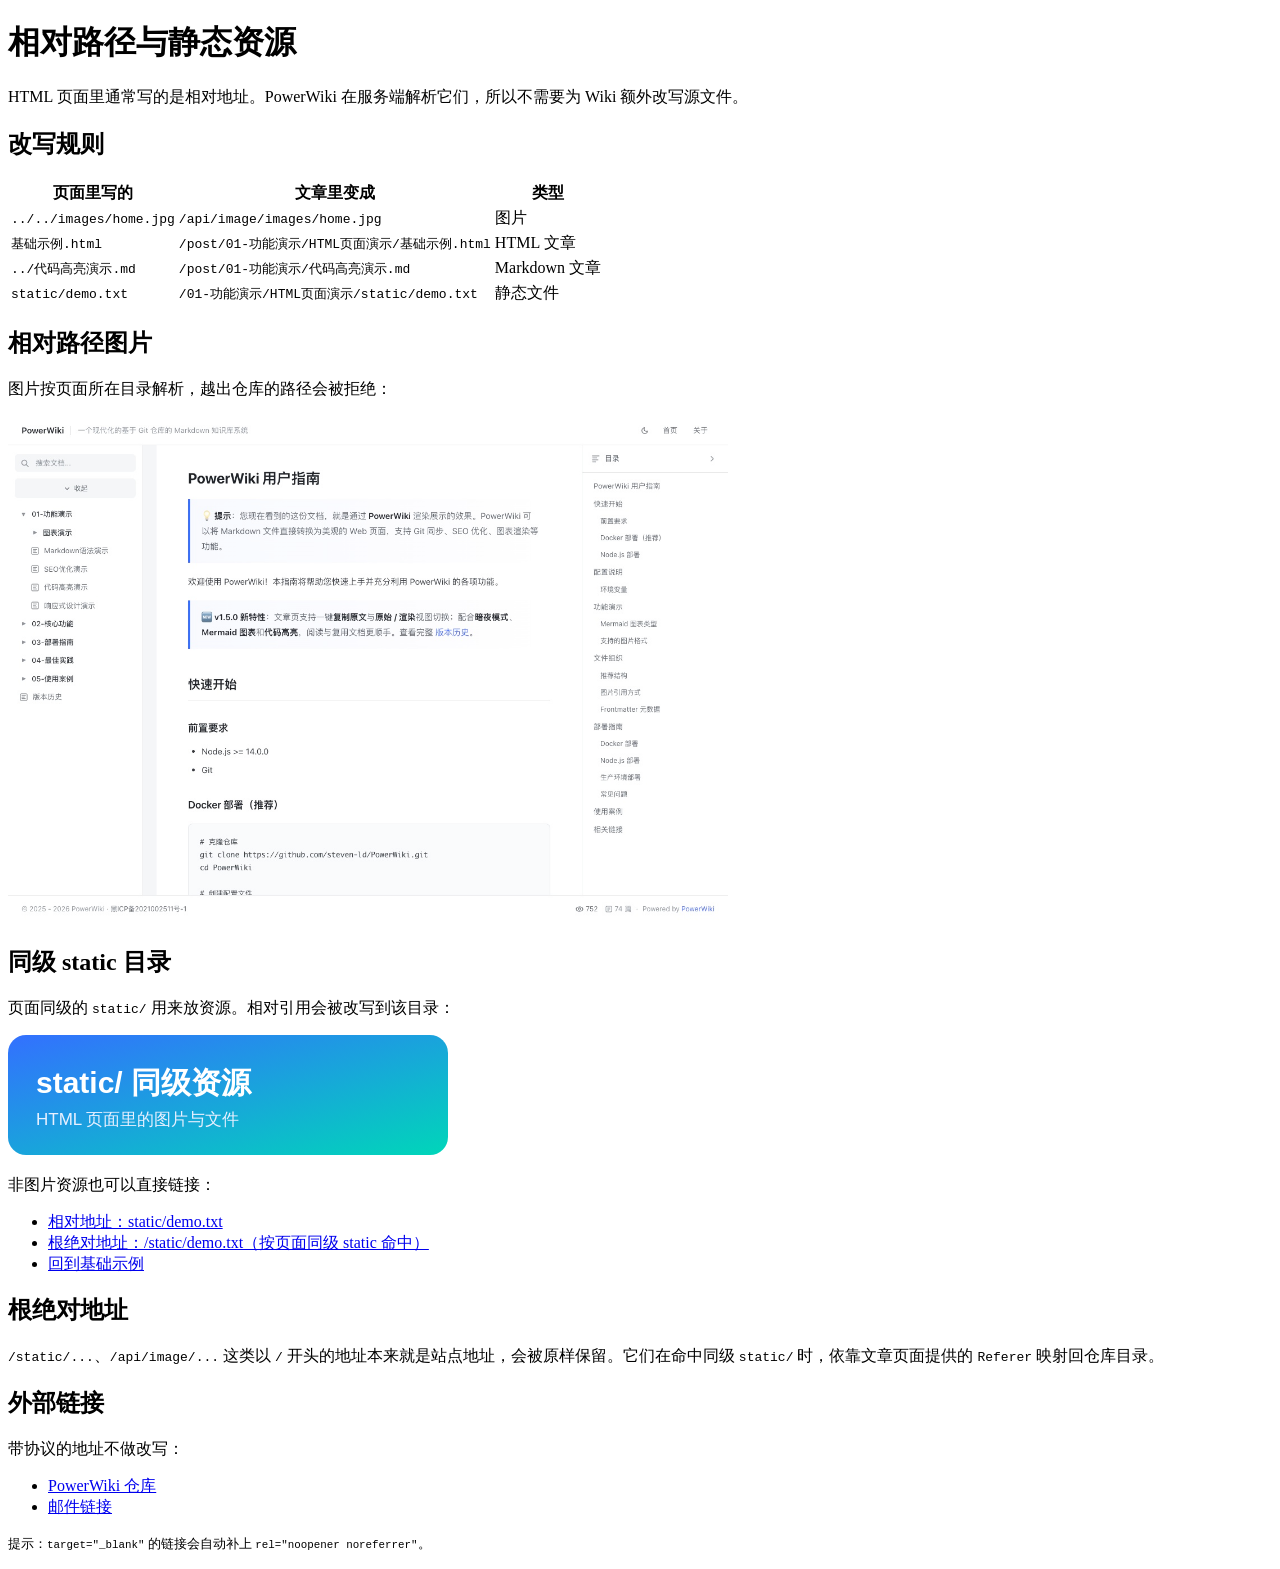
<file: 01-功能演示/HTML页面演示/相对路径与静态资源.html>
<!DOCTYPE html>
<html lang="zh-CN">
<head>
  <meta charset="UTF-8">
  <title>相对路径与静态资源</title>
  <meta name="description" content="HTML 文章里的图片、文章链接和 static 资源如何被改写为 Wiki 地址。">
</head>
<body>
  <h1>相对路径与静态资源</h1>

  <p>HTML 页面里通常写的是相对地址。PowerWiki 在服务端解析它们，所以不需要为 Wiki 额外改写源文件。</p>

  <h2 id="rules">改写规则</h2>
  <table>
    <thead>
      <tr>
        <th>页面里写的</th>
        <th>文章里变成</th>
        <th>类型</th>
      </tr>
    </thead>
    <tbody>
      <tr>
        <td><code>../../images/home.jpg</code></td>
        <td><code>/api/image/images/home.jpg</code></td>
        <td>图片</td>
      </tr>
      <tr>
        <td><code>基础示例.html</code></td>
        <td><code>/post/01-功能演示/HTML页面演示/基础示例.html</code></td>
        <td>HTML 文章</td>
      </tr>
      <tr>
        <td><code>../代码高亮演示.md</code></td>
        <td><code>/post/01-功能演示/代码高亮演示.md</code></td>
        <td>Markdown 文章</td>
      </tr>
      <tr>
        <td><code>static/demo.txt</code></td>
        <td><code>/01-功能演示/HTML页面演示/static/demo.txt</code></td>
        <td>静态文件</td>
      </tr>
    </tbody>
  </table>

  <h2 id="image">相对路径图片</h2>
  <p>图片按页面所在目录解析，越出仓库的路径会被拒绝：</p>
  <img src="../../images/home.jpg" alt="PowerWiki 首页" width="720">

  <h2 id="static">同级 static 目录</h2>
  <p>页面同级的 <code>static/</code> 用来放资源。相对引用会被改写到该目录：</p>
  <img src="static/html-demo-badge.svg" alt="static 同级资源演示" width="440">

  <p>非图片资源也可以直接链接：</p>
  <ul>
    <li><a href="static/demo.txt">相对地址：static/demo.txt</a></li>
    <li><a href="/static/demo.txt">根绝对地址：/static/demo.txt（按页面同级 static 命中）</a></li>
    <li><a href="基础示例.html">回到基础示例</a></li>
  </ul>

  <h2 id="absolute">根绝对地址</h2>
  <p><code>/static/...</code>、<code>/api/image/...</code> 这类以 <code>/</code> 开头的地址本来就是站点地址，会被原样保留。它们在命中同级 <code>static/</code> 时，依靠文章页面提供的 <code>Referer</code> 映射回仓库目录。</p>

  <h2 id="external">外部链接</h2>
  <p>带协议的地址不做改写：</p>
  <ul>
    <li><a href="https://github.com/steven-ld/PowerWiki" target="_blank">PowerWiki 仓库</a></li>
    <li><a href="mailto:hello@example.com">邮件链接</a></li>
  </ul>

  <p><small>提示：<code>target="_blank"</code> 的链接会自动补上 <code>rel="noopener noreferrer"</code>。</small></p>
</body>
</html>
</file>
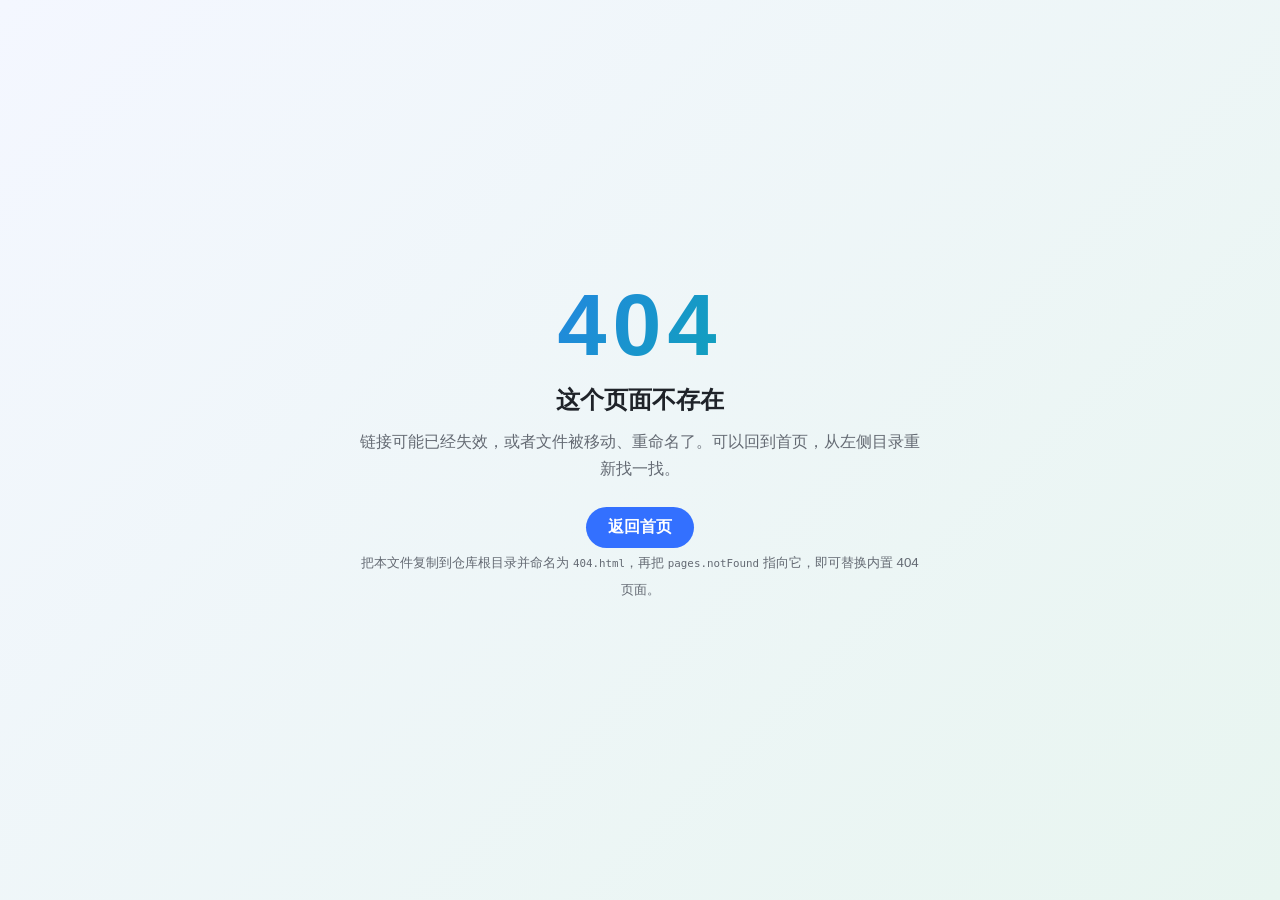
<file: 01-功能演示/HTML页面演示/自定义404页面.html>
<!DOCTYPE html>
<html lang="zh-CN">
<head>
  <meta charset="UTF-8">
  <meta name="robots" content="noindex">
  <title>页面走丢了 · 自定义 404</title>
  <meta name="description" content="PowerWiki 自定义 404 页面示例。">
  <style>
    :root { color-scheme: light dark; }
    body {
      margin: 0;
      min-height: 100vh;
      display: flex;
      align-items: center;
      justify-content: center;
      font-family: -apple-system, BlinkMacSystemFont, "Segoe UI", "PingFang SC", sans-serif;
      background: linear-gradient(135deg, #f4f7ff, #e8f5f0);
      color: #1f2329;
    }
    main { max-width: 560px; padding: 40px 28px; text-align: center; }
    .code {
      font-size: 88px;
      font-weight: 800;
      letter-spacing: 6px;
      background: linear-gradient(120deg, #3370ff, #00b89c);
      -webkit-background-clip: text;
      background-clip: text;
      color: transparent;
    }
    h1 { margin: 8px 0 12px; font-size: 24px; }
    p { margin: 0 0 24px; line-height: 1.7; color: #646a73; }
    a {
      display: inline-block;
      padding: 10px 22px;
      border-radius: 999px;
      background: #3370ff;
      color: #fff;
      text-decoration: none;
      font-weight: 600;
    }
    a:hover { background: #245bdb; }
  </style>
</head>
<body>
  <main>
    <div class="code">404</div>
    <h1>这个页面不存在</h1>
    <p>链接可能已经失效，或者文件被移动、重命名了。可以回到首页，从左侧目录重新找一找。</p>
    <a href="/">返回首页</a>
    <p><small>把本文件复制到仓库根目录并命名为 <code>404.html</code>，再把 <code>pages.notFound</code> 指向它，即可替换内置 404 页面。</small></p>
  </main>
</body>
</html>
</file>
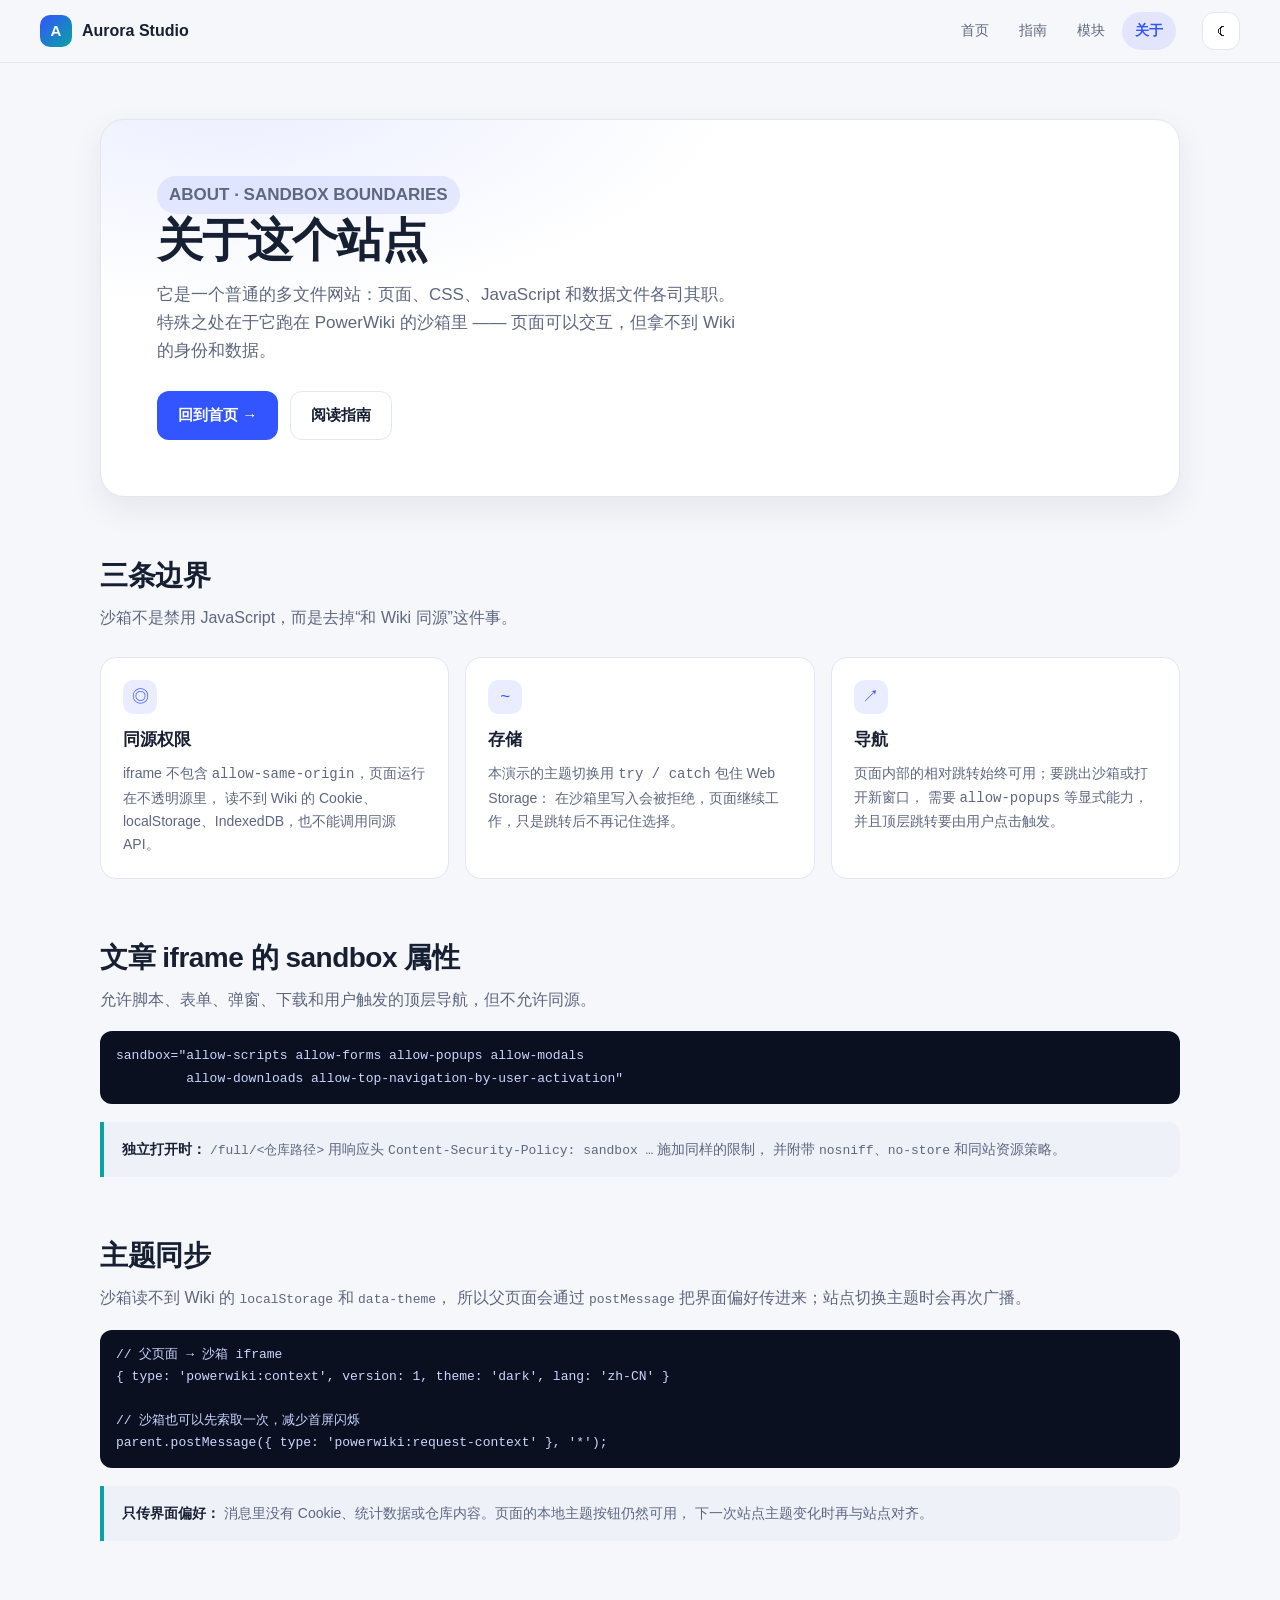
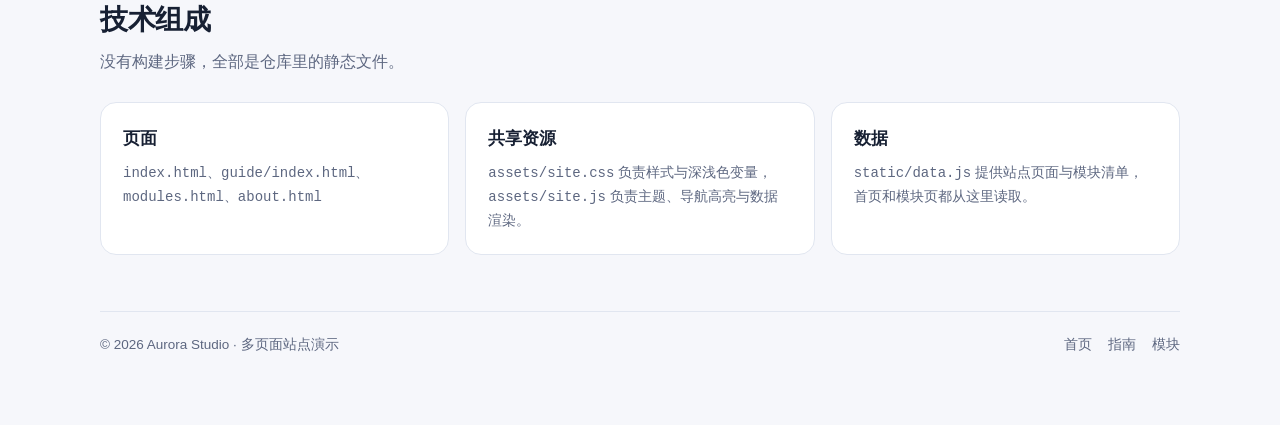
<file: 01-功能演示/HTML页面演示/多页面站点/about.html>
<!DOCTYPE html>
<html lang="zh-CN">
<head>
  <meta charset="utf-8">
  <meta name="viewport" content="width=device-width, initial-scale=1">
  <title>关于 · Aurora Studio</title>
  <meta name="description" content="这个多页面站点如何在沙箱中运行：同源权限、存储、网络与导航边界，以及它的技术组成。">
  <meta name="powerwiki-render" content="sandbox">
  <link rel="icon" href="data:,">
  <link rel="stylesheet" href="assets/site.css">
</head>
<body>
  <a class="skip-link" href="#main">跳到正文</a>

  <header class="site-header">
    <a class="brand" href="index.html">
      <span class="brand-mark" aria-hidden="true">A</span>
      Aurora Studio
    </a>
    <nav class="site-nav" aria-label="站点导航">
      <a href="index.html" data-nav="home">首页</a>
      <a href="guide/" data-nav="guide">指南</a>
      <a href="modules" data-nav="modules">模块</a>
      <a href="about.html" data-nav="about">关于</a>
    </nav>
    <button class="theme-toggle" type="button" data-theme-toggle aria-pressed="false">☾</button>
  </header>

  <main id="main">
    <section class="hero">
      <p class="eyebrow">ABOUT · SANDBOX BOUNDARIES</p>
      <h1>关于这个站点</h1>
      <p>
        它是一个普通的多文件网站：页面、CSS、JavaScript 和数据文件各司其职。
        特殊之处在于它跑在 PowerWiki 的沙箱里 —— 页面可以交互，但拿不到 Wiki 的身份和数据。
      </p>
      <div class="hero-actions">
        <a class="button button-primary" href="index.html">回到首页 →</a>
        <a class="button" href="guide/">阅读指南</a>
      </div>
    </section>

    <section class="block" aria-labelledby="boundaries">
      <h2 id="boundaries">三条边界</h2>
      <p class="lead">沙箱不是禁用 JavaScript，而是去掉“和 Wiki 同源”这件事。</p>
      <div class="grid">
        <article class="card">
          <span class="card-icon" aria-hidden="true">◎</span>
          <h3>同源权限</h3>
          <p>
            iframe 不包含 <code>allow-same-origin</code>，页面运行在不透明源里，
            读不到 Wiki 的 Cookie、localStorage、IndexedDB，也不能调用同源 API。
          </p>
        </article>
        <article class="card">
          <span class="card-icon" aria-hidden="true">~</span>
          <h3>存储</h3>
          <p>
            本演示的主题切换用 <code>try / catch</code> 包住 Web Storage：
            在沙箱里写入会被拒绝，页面继续工作，只是跳转后不再记住选择。
          </p>
        </article>
        <article class="card">
          <span class="card-icon" aria-hidden="true">↗</span>
          <h3>导航</h3>
          <p>
            页面内部的相对跳转始终可用；要跳出沙箱或打开新窗口，
            需要 <code>allow-popups</code> 等显式能力，并且顶层跳转要由用户点击触发。
          </p>
        </article>
      </div>
    </section>

    <section class="block" aria-labelledby="attributes">
      <h2 id="attributes">文章 iframe 的 sandbox 属性</h2>
      <p class="lead">允许脚本、表单、弹窗、下载和用户触发的顶层导航，但不允许同源。</p>
      <pre class="code">sandbox="allow-scripts allow-forms allow-popups allow-modals
         allow-downloads allow-top-navigation-by-user-activation"</pre>
      <div class="callout">
        <strong>独立打开时：</strong>
        <code>/full/&lt;仓库路径&gt;</code> 用响应头
        <code>Content-Security-Policy: sandbox …</code> 施加同样的限制，
        并附带 <code>nosniff</code>、<code>no-store</code> 和同站资源策略。
      </div>
    </section>

    <section class="block" aria-labelledby="context">
      <h2 id="context">主题同步</h2>
      <p class="lead">
        沙箱读不到 Wiki 的 <code>localStorage</code> 和 <code>data-theme</code>，
        所以父页面会通过 <code>postMessage</code> 把界面偏好传进来；站点切换主题时会再次广播。
      </p>
      <pre class="code">// 父页面 → 沙箱 iframe
{ type: 'powerwiki:context', version: 1, theme: 'dark', lang: 'zh-CN' }

// 沙箱也可以先索取一次，减少首屏闪烁
parent.postMessage({ type: 'powerwiki:request-context' }, '*');</pre>
      <div class="callout">
        <strong>只传界面偏好：</strong>
        消息里没有 Cookie、统计数据或仓库内容。页面的本地主题按钮仍然可用，
        下一次站点主题变化时再与站点对齐。
      </div>
    </section>

    <section class="block" aria-labelledby="stack">
      <h2 id="stack">技术组成</h2>
      <p class="lead">没有构建步骤，全部是仓库里的静态文件。</p>
      <div class="grid">
        <article class="card">
          <h3>页面</h3>
          <p><code>index.html</code>、<code>guide/index.html</code>、<code>modules.html</code>、<code>about.html</code></p>
        </article>
        <article class="card">
          <h3>共享资源</h3>
          <p><code>assets/site.css</code> 负责样式与深浅色变量，<code>assets/site.js</code> 负责主题、导航高亮与数据渲染。</p>
        </article>
        <article class="card">
          <h3>数据</h3>
          <p><code>static/data.js</code> 提供站点页面与模块清单，首页和模块页都从这里读取。</p>
        </article>
      </div>
    </section>

    <footer class="site-footer">
      <span>© <span data-year>2026</span> Aurora Studio · 多页面站点演示</span>
      <nav aria-label="页脚导航">
        <a href="index.html">首页</a>
        <a href="guide/">指南</a>
        <a href="modules">模块</a>
      </nav>
    </footer>
  </main>

  <script src="static/data.js"></script>
  <script src="assets/site.js"></script>
</body>
</html>
</file>
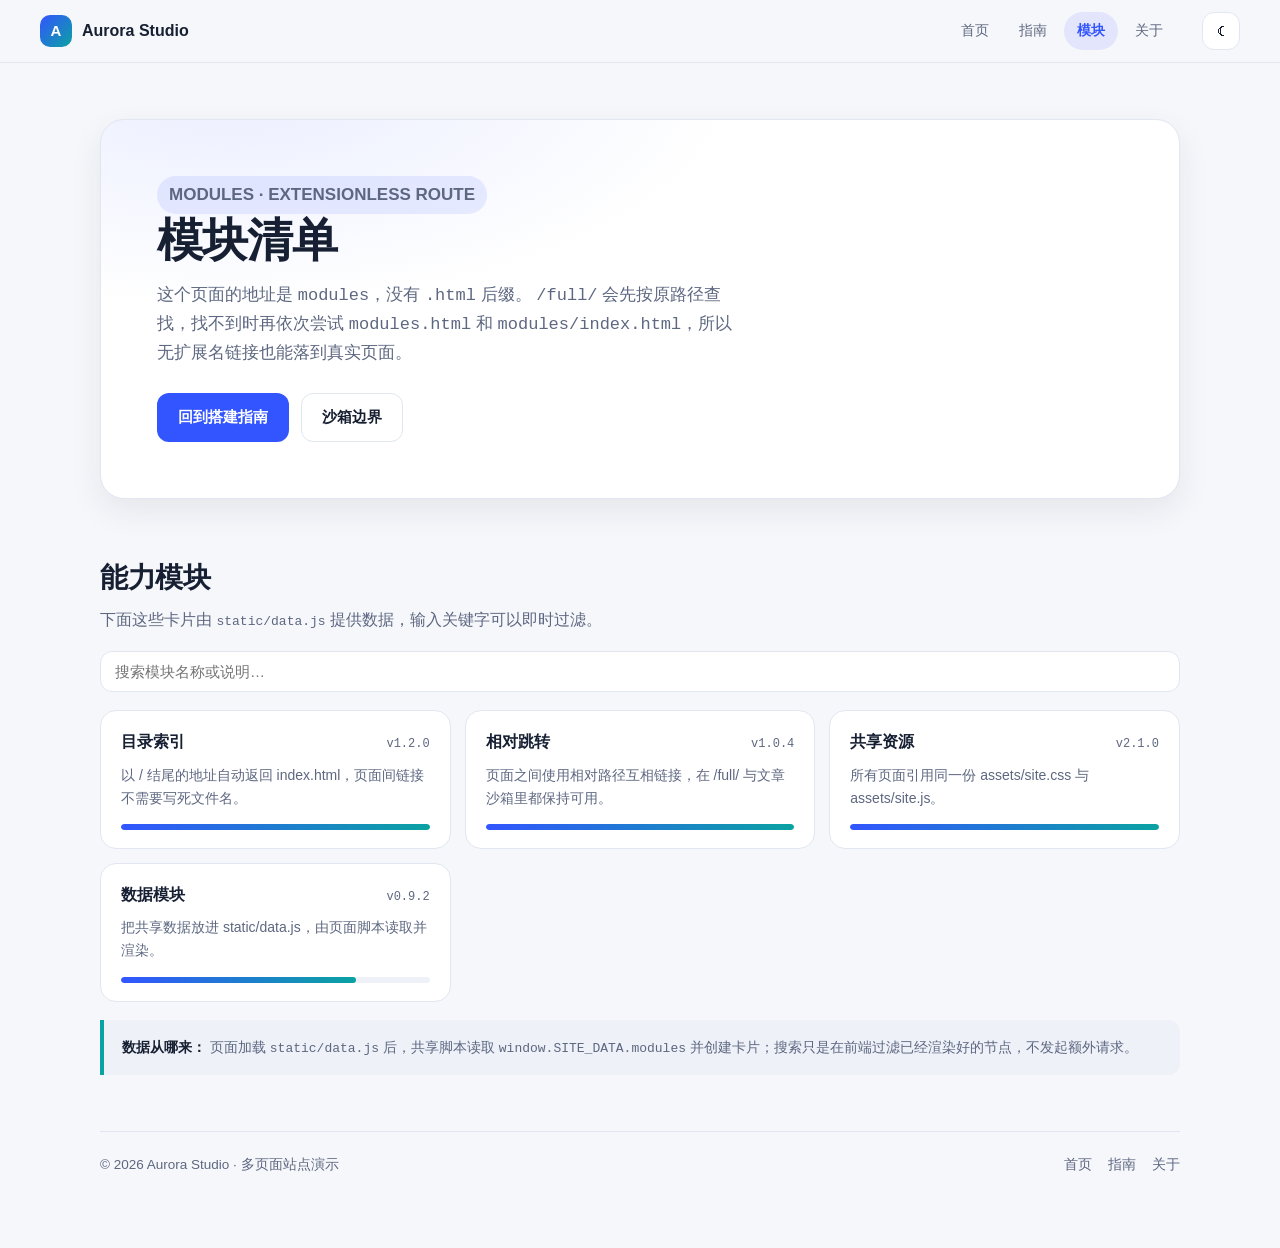
<file: 01-功能演示/HTML页面演示/多页面站点/modules.html>
<!DOCTYPE html>
<html lang="zh-CN">
<head>
  <meta charset="utf-8">
  <meta name="viewport" content="width=device-width, initial-scale=1">
  <title>模块清单 · Aurora Studio</title>
  <meta name="description" content="演示无扩展名路径 modules 解析到 modules.html，以及从 static/data.js 读取数据并做客户端搜索。">
  <meta name="powerwiki-render" content="sandbox">
  <link rel="icon" href="data:,">
  <link rel="stylesheet" href="assets/site.css">
</head>
<body>
  <a class="skip-link" href="#main">跳到正文</a>

  <header class="site-header">
    <a class="brand" href="index.html">
      <span class="brand-mark" aria-hidden="true">A</span>
      Aurora Studio
    </a>
    <nav class="site-nav" aria-label="站点导航">
      <a href="index.html" data-nav="home">首页</a>
      <a href="guide/" data-nav="guide">指南</a>
      <a href="modules" data-nav="modules">模块</a>
      <a href="about.html" data-nav="about">关于</a>
    </nav>
    <button class="theme-toggle" type="button" data-theme-toggle aria-pressed="false">☾</button>
  </header>

  <main id="main">
    <section class="hero">
      <p class="eyebrow">MODULES · EXTENSIONLESS ROUTE</p>
      <h1>模块清单</h1>
      <p>
        这个页面的地址是 <code>modules</code>，没有 <code>.html</code> 后缀。
        <code>/full/</code> 会先按原路径查找，找不到时再依次尝试 <code>modules.html</code>
        和 <code>modules/index.html</code>，所以无扩展名链接也能落到真实页面。
      </p>
      <div class="hero-actions">
        <a class="button button-primary" href="guide/">回到搭建指南</a>
        <a class="button" href="about.html">沙箱边界</a>
      </div>
    </section>

    <section class="block" aria-labelledby="list">
      <h2 id="list">能力模块</h2>
      <p class="lead">下面这些卡片由 <code>static/data.js</code> 提供数据，输入关键字可以即时过滤。</p>

      <div class="search">
        <input type="search" data-module-search aria-label="搜索模块" placeholder="搜索模块名称或说明…" autocomplete="off">
      </div>

      <div class="module-list" data-modules></div>
      <p class="empty" data-module-empty hidden>没有匹配的模块，换个关键字试试。</p>

      <div class="callout">
        <strong>数据从哪来：</strong>
        页面加载 <code>static/data.js</code> 后，共享脚本读取 <code>window.SITE_DATA.modules</code>
        并创建卡片；搜索只是在前端过滤已经渲染好的节点，不发起额外请求。
      </div>
    </section>

    <footer class="site-footer">
      <span>© <span data-year>2026</span> Aurora Studio · 多页面站点演示</span>
      <nav aria-label="页脚导航">
        <a href="index.html">首页</a>
        <a href="guide/">指南</a>
        <a href="about.html">关于</a>
      </nav>
    </footer>
  </main>

  <script src="static/data.js"></script>
  <script src="assets/site.js"></script>
</body>
</html>
</file>
<file: 01-功能演示/HTML页面演示/多页面站点/assets/site.css>
/* Aurora Studio 共享样式
   被多页面站点里的每个页面引用，用来演示 /full/ 下的多文件资源加载。 */

:root {
  color-scheme: light;
  --bg: #f6f7fb;
  --bg-soft: #eef1f8;
  --card: #ffffff;
  --text: #172033;
  --muted: #5d6780;
  --line: #e1e6f0;
  --brand: #3355ff;
  --brand-soft: rgba(51, 85, 255, 0.1);
  --accent: #0aa2a2;
  --shadow: 0 12px 32px rgba(23, 32, 51, 0.08);
  --radius: 16px;
  --mono: "SFMono-Regular", Consolas, "Liberation Mono", Menlo, monospace;
}

html[data-theme="dark"] {
  color-scheme: dark;
  --bg: #0c1020;
  --bg-soft: #121830;
  --card: #151c33;
  --text: #e8ecf8;
  --muted: #9aa5c4;
  --line: #242d4a;
  --brand: #7c95ff;
  --brand-soft: rgba(124, 149, 255, 0.16);
  --accent: #37d4c8;
  --shadow: 0 16px 40px rgba(0, 0, 0, 0.45);
}

* { box-sizing: border-box; }

html { scroll-behavior: smooth; }

body {
  margin: 0;
  min-height: 100vh;
  background: var(--bg);
  color: var(--text);
  font-family: -apple-system, BlinkMacSystemFont, "Segoe UI", "PingFang SC", "Hiragino Sans GB", "Microsoft YaHei", sans-serif;
  line-height: 1.65;
  -webkit-font-smoothing: antialiased;
}

a { color: var(--brand); }

.skip-link {
  position: absolute;
  left: -999px;
  top: 12px;
  padding: 8px 14px;
  background: var(--brand);
  color: #fff;
  border-radius: 8px;
  z-index: 10;
}
.skip-link:focus { left: 12px; }

.site-header {
  position: sticky;
  top: 0;
  z-index: 5;
  display: flex;
  align-items: center;
  gap: 18px;
  padding: 12px clamp(16px, 4vw, 40px);
  background: color-mix(in srgb, var(--bg) 86%, transparent);
  backdrop-filter: blur(12px);
  border-bottom: 1px solid var(--line);
}

.brand {
  display: inline-flex;
  align-items: center;
  gap: 10px;
  font-weight: 700;
  color: var(--text);
  text-decoration: none;
  white-space: nowrap;
}

.brand-mark {
  display: grid;
  place-items: center;
  width: 32px;
  height: 32px;
  border-radius: 10px;
  background: linear-gradient(135deg, var(--brand), var(--accent));
  color: #fff;
  font-size: 15px;
  font-weight: 800;
}

.site-nav {
  display: flex;
  gap: 4px;
  margin-left: auto;
  overflow-x: auto;
}

.site-nav a {
  padding: 7px 13px;
  border-radius: 999px;
  color: var(--muted);
  text-decoration: none;
  font-size: 14px;
  white-space: nowrap;
}
.site-nav a:hover { background: var(--bg-soft); color: var(--text); }
.site-nav a[aria-current="page"] {
  background: var(--brand-soft);
  color: var(--brand);
  font-weight: 600;
}

.theme-toggle {
  display: inline-grid;
  place-items: center;
  width: 38px;
  height: 38px;
  margin-left: 8px;
  border: 1px solid var(--line);
  border-radius: 12px;
  background: var(--card);
  color: var(--text);
  font-size: 16px;
  cursor: pointer;
}
.theme-toggle:hover { border-color: var(--brand); }

main {
  width: min(1080px, 100% - 32px);
  margin: 0 auto;
  padding: clamp(28px, 5vw, 56px) 0 72px;
}

.hero {
  padding: clamp(28px, 5vw, 56px);
  border-radius: calc(var(--radius) + 8px);
  background:
    radial-gradient(720px 320px at 12% -10%, var(--brand-soft), transparent 70%),
    var(--card);
  border: 1px solid var(--line);
  box-shadow: var(--shadow);
}

.eyebrow {
  display: inline-flex;
  align-items: center;
  gap: 8px;
  padding: 5px 12px;
  margin: 0 0 18px;
  border-radius: 999px;
  background: var(--brand-soft);
  color: var(--brand);
  font-size: 13px;
  font-weight: 600;
}

.hero h1 {
  margin: 0 0 14px;
  font-size: clamp(30px, 5vw, 46px);
  line-height: 1.15;
  letter-spacing: -1px;
}

.hero p {
  margin: 0;
  max-width: 62ch;
  color: var(--muted);
  font-size: clamp(15px, 1.6vw, 17px);
}

.hero-actions {
  display: flex;
  flex-wrap: wrap;
  gap: 12px;
  margin-top: 26px;
}

.button {
  display: inline-flex;
  align-items: center;
  gap: 8px;
  padding: 11px 20px;
  border-radius: 12px;
  border: 1px solid var(--line);
  background: var(--card);
  color: var(--text);
  font-size: 15px;
  font-weight: 600;
  text-decoration: none;
}
.button:hover { border-color: var(--brand); color: var(--brand); }
.button-primary {
  border-color: transparent;
  background: var(--brand);
  color: #fff;
}
.button-primary:hover { color: #fff; opacity: 0.92; }

.grid {
  display: grid;
  grid-template-columns: repeat(auto-fit, minmax(240px, 1fr));
  gap: 16px;
  margin-top: 26px;
}

.card {
  padding: 22px;
  border: 1px solid var(--line);
  border-radius: var(--radius);
  background: var(--card);
}

.card h2, .card h3 {
  margin: 0 0 8px;
  font-size: 17px;
}

.card p {
  margin: 0;
  color: var(--muted);
  font-size: 14px;
}

.card-icon {
  display: inline-grid;
  place-items: center;
  width: 34px;
  height: 34px;
  margin-bottom: 12px;
  border-radius: 10px;
  background: var(--brand-soft);
  color: var(--brand);
  font-size: 17px;
}

section.block { margin-top: clamp(34px, 5vw, 56px); }

section.block > h2 {
  margin: 0 0 6px;
  font-size: clamp(22px, 3vw, 28px);
  letter-spacing: -0.5px;
}

section.block > p.lead {
  margin: 0 0 18px;
  color: var(--muted);
}

.tree {
  margin: 0;
  padding: 20px 22px;
  overflow-x: auto;
  border: 1px solid var(--line);
  border-radius: var(--radius);
  background: var(--bg-soft);
  color: var(--text);
  font-family: var(--mono);
  font-size: 13.5px;
  line-height: 1.9;
}
.tree .dir { color: var(--brand); font-weight: 600; }
.tree .note { color: var(--muted); }

.callout {
  margin-top: 18px;
  padding: 16px 18px;
  border-left: 4px solid var(--accent);
  border-radius: 0 12px 12px 0;
  background: var(--bg-soft);
  color: var(--muted);
  font-size: 14px;
}
.callout strong { color: var(--text); }
.callout code { font-family: var(--mono); font-size: 13px; }

.list-reset {
  margin: 0;
  padding: 0;
  list-style: none;
}

.module-list {
  display: grid;
  grid-template-columns: repeat(auto-fit, minmax(260px, 1fr));
  gap: 14px;
}

.module {
  padding: 18px 20px;
  border: 1px solid var(--line);
  border-radius: var(--radius);
  background: var(--card);
}

.module-head {
  display: flex;
  align-items: baseline;
  justify-content: space-between;
  gap: 12px;
}

.module-name { font-weight: 650; }

.module-version {
  color: var(--muted);
  font-family: var(--mono);
  font-size: 12px;
}

.module p {
  margin: 8px 0 14px;
  color: var(--muted);
  font-size: 14px;
}

.meter {
  height: 6px;
  border-radius: 999px;
  background: var(--bg-soft);
  overflow: hidden;
}
.meter span {
  display: block;
  height: 100%;
  width: 0;
  border-radius: inherit;
  background: linear-gradient(90deg, var(--brand), var(--accent));
  transition: width 1.1s cubic-bezier(0.2, 0.7, 0.2, 1);
}

.search {
  display: flex;
  gap: 10px;
  margin: 0 0 18px;
}

.search input {
  flex: 1;
  padding: 11px 14px;
  border: 1px solid var(--line);
  border-radius: 12px;
  background: var(--card);
  color: var(--text);
  font-size: 15px;
}
.search input:focus { outline: 2px solid var(--brand); outline-offset: 1px; }

.steps {
  counter-reset: step;
  margin: 0;
  padding: 0;
  list-style: none;
  display: grid;
  gap: 14px;
}

.steps li {
  position: relative;
  padding: 18px 20px 18px 60px;
  border: 1px solid var(--line);
  border-radius: var(--radius);
  background: var(--card);
}

.steps li::before {
  counter-increment: step;
  content: counter(step);
  position: absolute;
  left: 18px;
  top: 18px;
  display: grid;
  place-items: center;
  width: 28px;
  height: 28px;
  border-radius: 9px;
  background: var(--brand-soft);
  color: var(--brand);
  font-weight: 700;
  font-size: 14px;
}

.steps h3 { margin: 0 0 6px; font-size: 16px; }
.steps p { margin: 0; color: var(--muted); font-size: 14px; }

pre.code {
  margin: 12px 0 0;
  padding: 14px 16px;
  overflow-x: auto;
  border-radius: 12px;
  background: #0b1020;
  color: #c9d6ff;
  font-family: var(--mono);
  font-size: 13px;
  line-height: 1.7;
}

.site-footer {
  margin-top: 56px;
  padding-top: 22px;
  border-top: 1px solid var(--line);
  display: flex;
  flex-wrap: wrap;
  gap: 12px;
  align-items: center;
  justify-content: space-between;
  color: var(--muted);
  font-size: 13.5px;
}

.site-footer nav { display: flex; gap: 16px; }
.site-footer a { color: var(--muted); text-decoration: none; }
.site-footer a:hover { color: var(--brand); }

.empty {
  padding: 28px;
  text-align: center;
  color: var(--muted);
  border: 1px dashed var(--line);
  border-radius: var(--radius);
}

@media (max-width: 640px) {
  .site-header { flex-wrap: wrap; gap: 10px; }
  .site-nav { order: 3; width: 100%; margin-left: 0; }
  .theme-toggle { margin-left: auto; }
  .hero { padding: 24px; }
  .steps li { padding: 54px 18px 18px; }
  .steps li::before { top: 16px; }
}

@media (prefers-reduced-motion: reduce) {
  html { scroll-behavior: auto; }
  .meter span { transition: none; }
}
</file>
